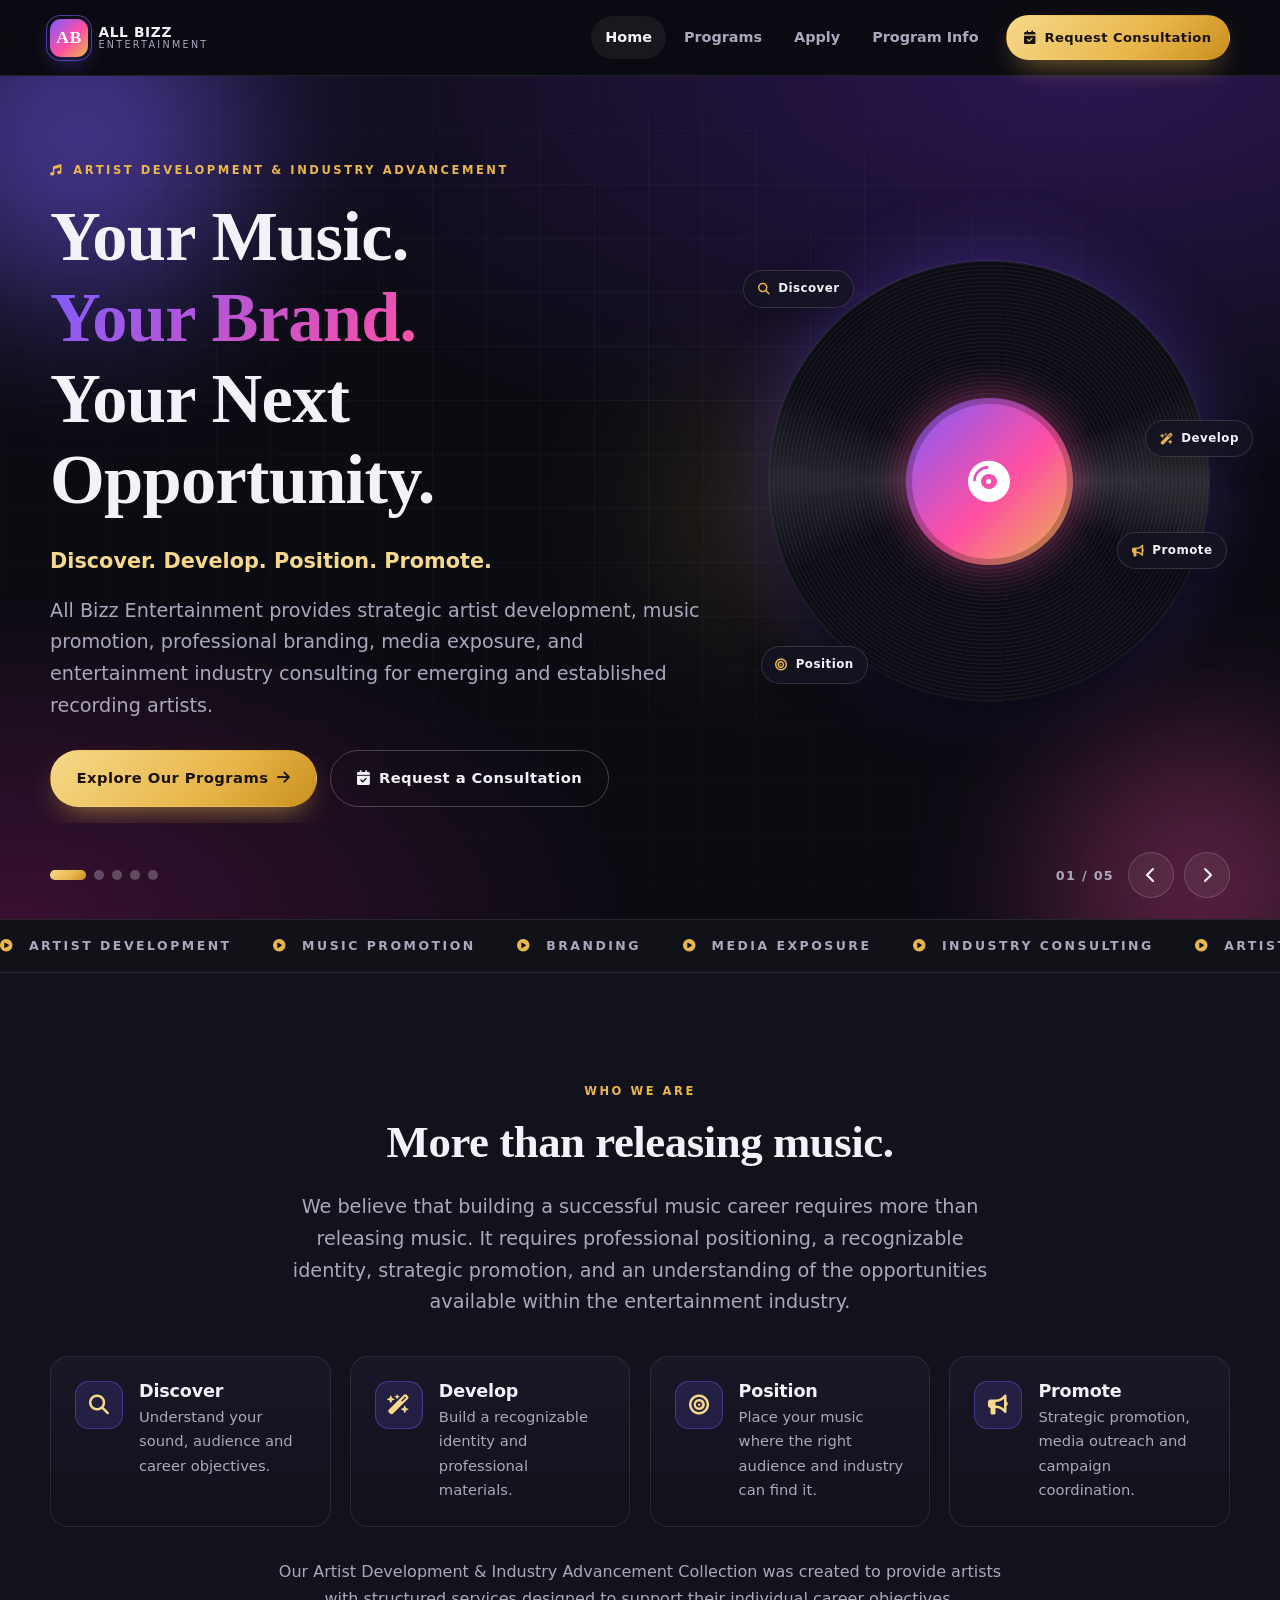
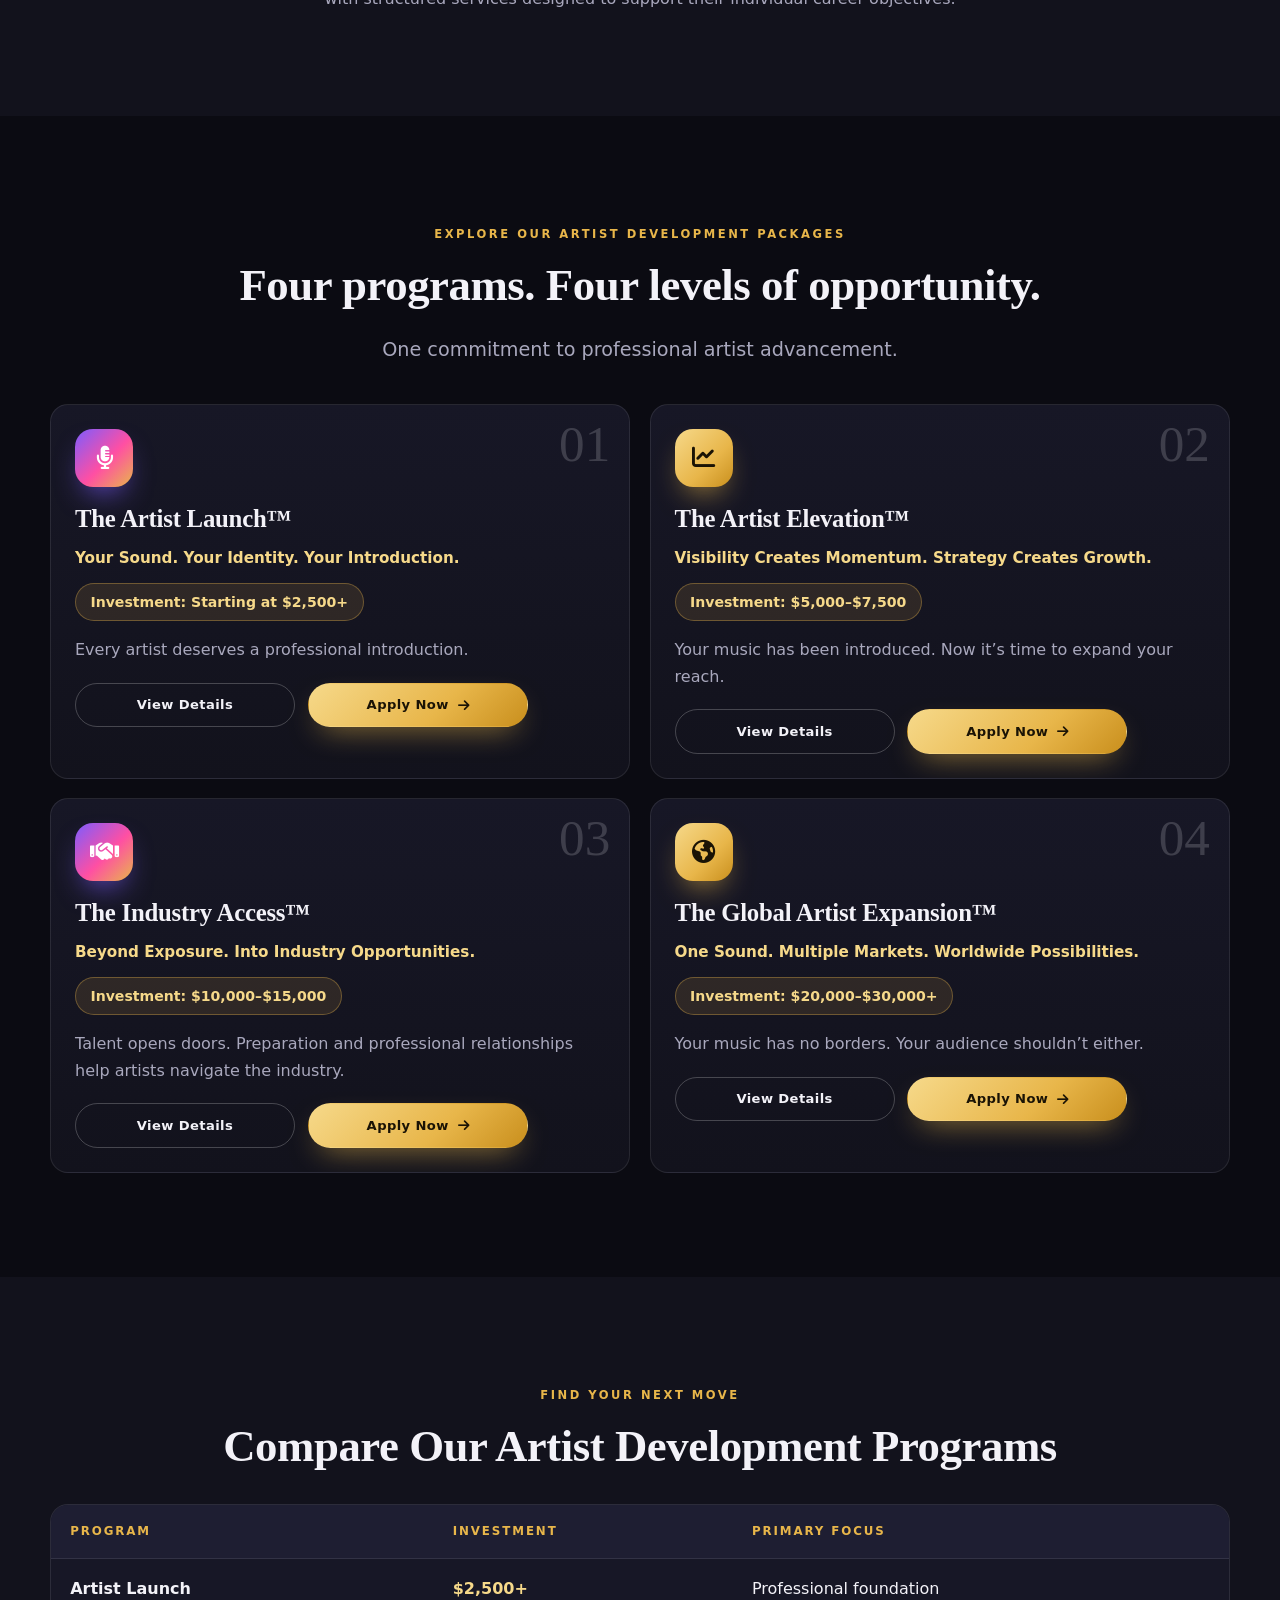
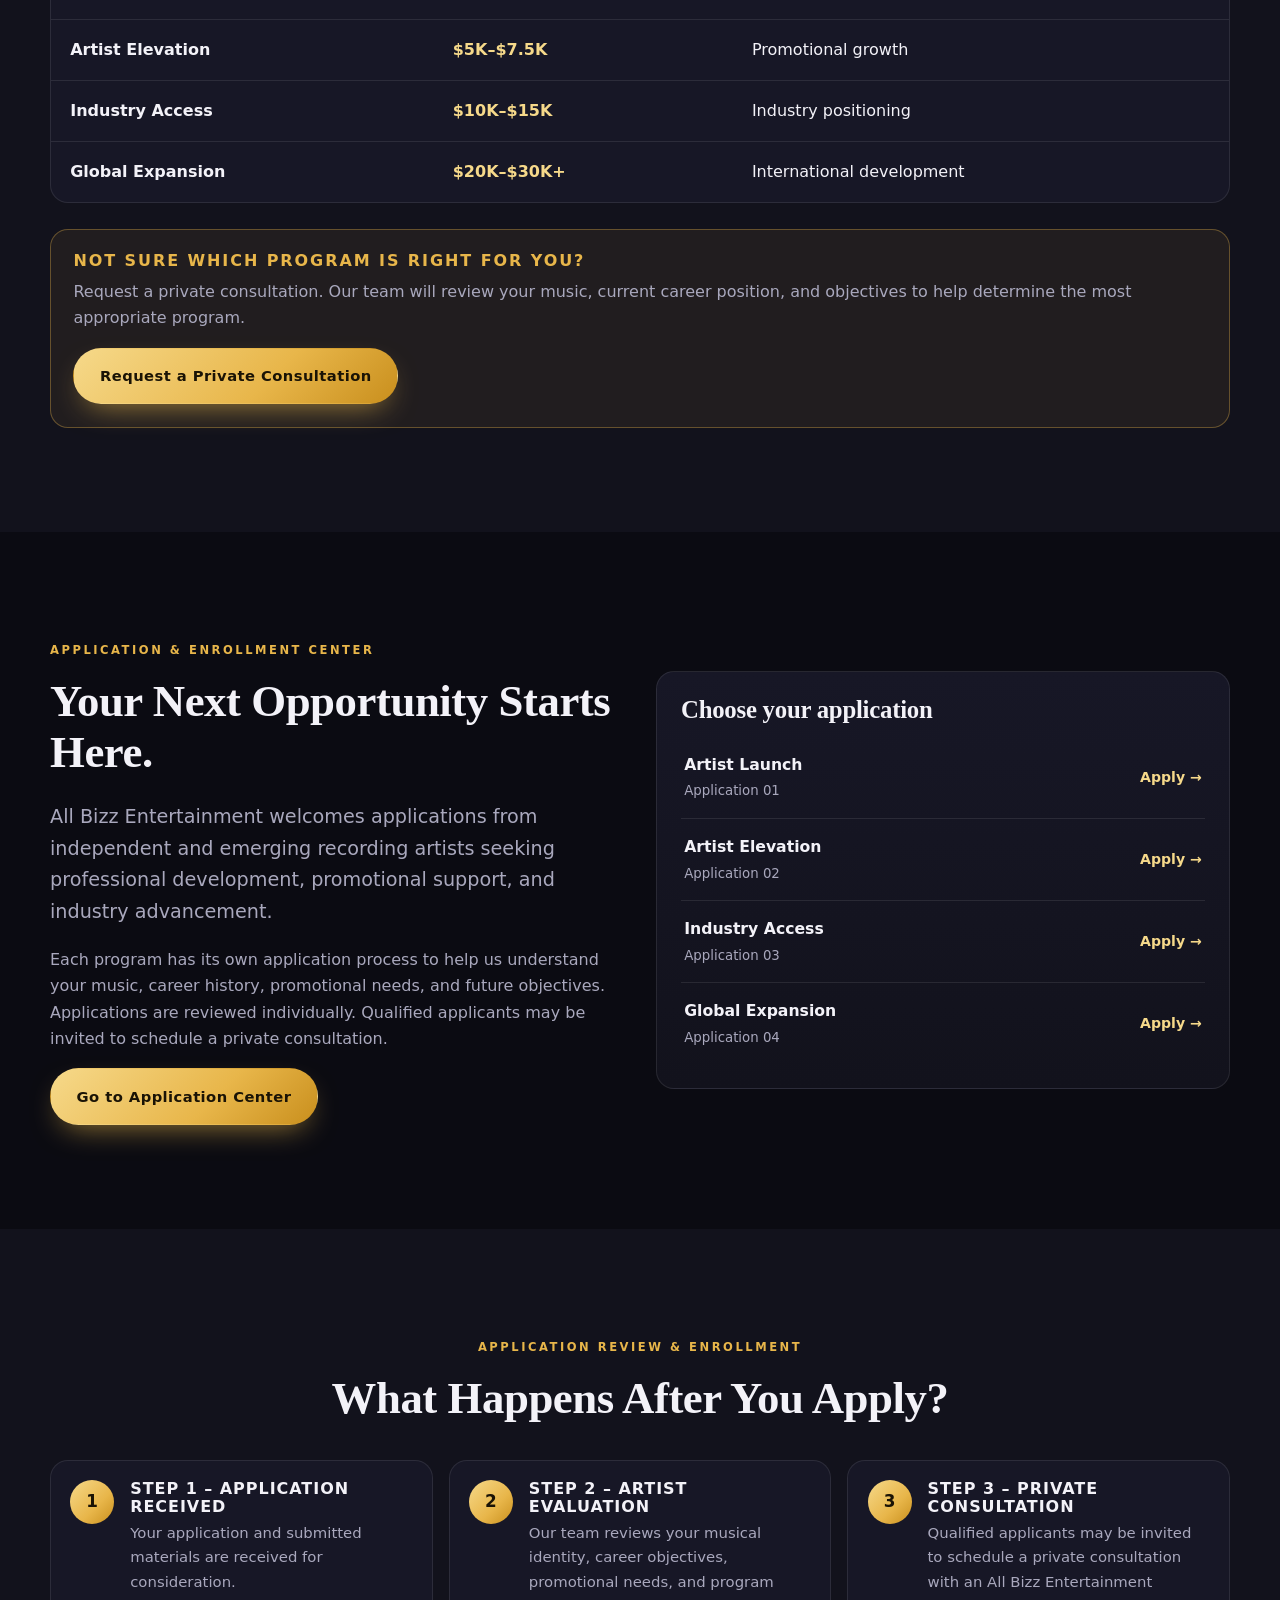
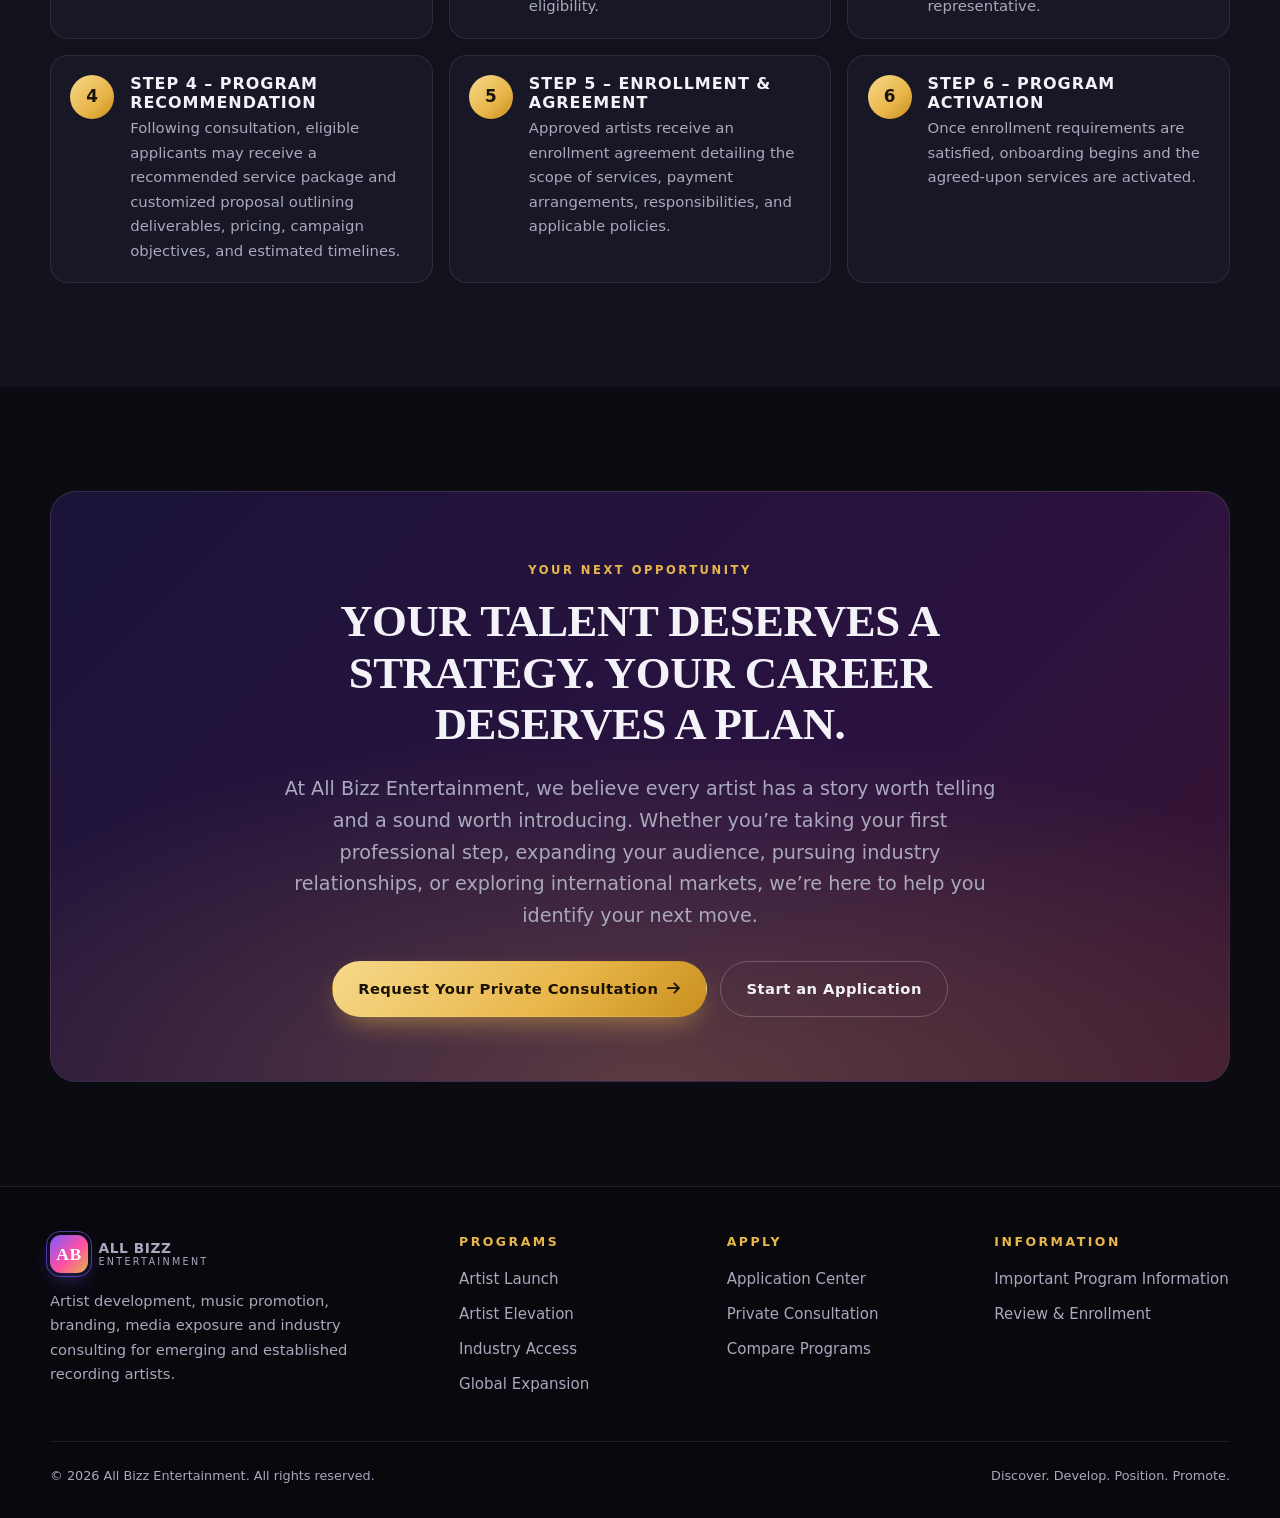
<file: index.html>
<!DOCTYPE html>
<html lang="en">
<head>
<meta charset="UTF-8">
<meta name="viewport" content="width=device-width, initial-scale=1, viewport-fit=cover">
<title>Artist Development &amp; Industry Advancement | All Bizz Entertainment</title>
<meta name="description" content="Strategic artist development, music promotion, branding, media exposure and industry consulting for emerging and established recording artists.">
<meta name="theme-color" content="#0b0b12">
<link rel="icon" href="data:image/svg+xml,%3Csvg xmlns='http://www.w3.org/2000/svg' viewBox='0 0 64 64'%3E%3Crect width='64' height='64' rx='16' fill='%237c5cff'/%3E%3Ctext x='32' y='43' font-size='30' font-family='Georgia' font-weight='700' fill='white' text-anchor='middle'%3EAB%3C/text%3E%3C/svg%3E">
<link rel="stylesheet" href="https://cdnjs.cloudflare.com/ajax/libs/font-awesome/6.5.2/css/all.min.css" crossorigin="anonymous" referrerpolicy="no-referrer">
<link rel="stylesheet" href="assets/css/style.css">
</head>
<body>
<a class="skip-link" href="#main">Skip to content</a>
<div class="scroll-progress" aria-hidden="true"></div>
<header class="site-header">
  <div class="container header-inner">
    <a class="brand" href="index.html" aria-label="All Bizz Entertainment home">
      <span class="brand-mark">AB</span>
      <span class="brand-text">All Bizz<small>Entertainment</small></span>
    </a>
    <button class="nav-toggle" type="button" aria-expanded="false" aria-controls="main-nav" aria-label="Open menu"><span></span></button>
    <nav class="main-nav" id="main-nav" aria-label="Main">
      <a class="nav-link active" href="index.html" aria-current="page">Home</a><a class="nav-link" href="programs.html">Programs</a><a class="nav-link" href="applications/index.html">Apply</a><a class="nav-link" href="terms-and-disclaimer.html">Program Info</a>
      <a class="btn btn-primary btn-sm" href="consultation.html"><i class="fa-solid fa-calendar-check"></i> Request Consultation</a>
    </nav>
  </div>
</header>
<main id="main">

<section class="hero-carousel" data-carousel data-interval="7000" aria-roledescription="carousel" aria-label="Featured programs">
  <div class="hc-bg" aria-hidden="true"><span class="blob b1"></span><span class="blob b2"></span><span class="blob b3"></span><div class="hc-lines"></div></div>
  <div class="hc-viewport"><div class="hc-track"><div class="hc-slide is-active" role="group" aria-roledescription="slide" aria-label="1 of 5">
  <div class="container hc-grid">
    <div class="hc-text">
      <span class="eyebrow"><i class="fa-solid fa-music"></i>Artist Development &amp; Industry Advancement</span>
      <h1 class="hc-title">Your Music.<br><span class="grad-text">Your Brand.</span><br>Your Next Opportunity.</h1>
      <p class="hc-sub">Discover. Develop. Position. Promote.</p>
      <p class="lead">All Bizz Entertainment provides strategic artist development, music promotion, professional branding, media exposure, and entertainment industry consulting for emerging and established recording artists.</p>
      <div class="btn-row"><a class="btn btn-primary" href="programs.html">Explore Our Programs <i class="fa-solid fa-arrow-right"></i></a><a class="btn btn-ghost" href="consultation.html"><i class="fa-solid fa-calendar-check"></i> Request a Consultation</a></div>
    </div>
    <div class="hc-visual" aria-hidden="true"><div class="vinyl"></div><div class="vinyl-label"><i class="fa-solid fa-compact-disc"></i></div><span class="chip c1"><i class="fa-solid fa-magnifying-glass"></i>Discover</span><span class="chip c2"><i class="fa-solid fa-wand-magic-sparkles"></i>Develop</span><span class="chip c3"><i class="fa-solid fa-bullseye"></i>Position</span><span class="chip c4"><i class="fa-solid fa-bullhorn"></i>Promote</span></div>
  </div>
</div><div class="hc-slide" role="group" aria-roledescription="slide" aria-label="2 of 5" aria-hidden="true">
  <div class="container hc-grid">
    <div class="hc-text">
      <span class="eyebrow"><i class="fa-solid fa-microphone-lines"></i>Program 01</span>
      <h2 class="hc-title sm">The Artist Launch™</h2>
      <p class="hc-sub">Your Sound. Your Identity. Your Introduction.</p>
      <p class="lead">Every artist deserves a professional introduction.</p>
      <span class="price-tag">Investment: Starting at $2,500+</span>
      <div class="btn-row"><a class="btn btn-primary" href="applications/apply-artist-launch.html" tabindex="-1">Apply For The Artist Launch <i class="fa-solid fa-arrow-right"></i></a><a class="btn btn-ghost" href="programs/artist-launch.html" tabindex="-1">View Program</a></div>
    </div>
    <div class="hc-visual" aria-hidden="true"><div class="vinyl"></div><div class="vinyl-label"><i class="fa-solid fa-microphone-lines"></i></div><span class="chip c1"><i class="fa-solid fa-newspaper"></i>Press Release</span><span class="chip c2"><i class="fa-solid fa-id-card"></i>Artist Biography</span><span class="chip c3"><i class="fa-solid fa-podcast"></i>Radio or Podcast</span><span class="chip c4"><i class="fa-solid fa-address-book"></i>A&amp;R Directory</span></div>
  </div>
</div><div class="hc-slide" role="group" aria-roledescription="slide" aria-label="3 of 5" aria-hidden="true">
  <div class="container hc-grid">
    <div class="hc-text">
      <span class="eyebrow"><i class="fa-solid fa-chart-line"></i>Program 02</span>
      <h2 class="hc-title sm">The Artist Elevation™</h2>
      <p class="hc-sub">Visibility Creates Momentum. Strategy Creates Growth.</p>
      <p class="lead">Your music has been introduced. Now it’s time to expand your reach.</p>
      <span class="price-tag">Investment: $5,000–$7,500</span>
      <div class="btn-row"><a class="btn btn-primary" href="applications/apply-artist-elevation.html" tabindex="-1">Apply For The Artist Elevation <i class="fa-solid fa-arrow-right"></i></a><a class="btn btn-ghost" href="programs/artist-elevation.html" tabindex="-1">View Program</a></div>
    </div>
    <div class="hc-visual" aria-hidden="true"><div class="vinyl"></div><div class="vinyl-label"><i class="fa-solid fa-chart-line"></i></div><span class="chip c1"><i class="fa-solid fa-tower-broadcast"></i>Radio Servicing</span><span class="chip c2"><i class="fa-solid fa-podcast"></i>Podcast Outreach</span><span class="chip c3"><i class="fa-solid fa-chart-simple"></i>Campaign Management</span><span class="chip c4"><i class="fa-solid fa-bullhorn"></i>Release Promotion</span></div>
  </div>
</div><div class="hc-slide" role="group" aria-roledescription="slide" aria-label="4 of 5" aria-hidden="true">
  <div class="container hc-grid">
    <div class="hc-text">
      <span class="eyebrow"><i class="fa-solid fa-handshake"></i>Program 03</span>
      <h2 class="hc-title sm">The Industry Access™</h2>
      <p class="hc-sub">Beyond Exposure. Into Industry Opportunities.</p>
      <p class="lead">Talent opens doors. Preparation and professional relationships help artists navigate the industry.</p>
      <span class="price-tag">Investment: $10,000–$15,000</span>
      <div class="btn-row"><a class="btn btn-primary" href="applications/apply-industry-access.html" tabindex="-1">Apply For Industry Access <i class="fa-solid fa-arrow-right"></i></a><a class="btn btn-ghost" href="programs/industry-access.html" tabindex="-1">View Program</a></div>
    </div>
    <div class="hc-visual" aria-hidden="true"><div class="vinyl"></div><div class="vinyl-label"><i class="fa-solid fa-handshake"></i></div><span class="chip c1"><i class="fa-solid fa-people-arrows"></i>A&amp;R Resources</span><span class="chip c2"><i class="fa-solid fa-file-contract"></i>Sync Licensing</span><span class="chip c3"><i class="fa-solid fa-route"></i>Career Roadmap</span><span class="chip c4"><i class="fa-solid fa-briefcase"></i>Music Business</span></div>
  </div>
</div><div class="hc-slide" role="group" aria-roledescription="slide" aria-label="5 of 5" aria-hidden="true">
  <div class="container hc-grid">
    <div class="hc-text">
      <span class="eyebrow"><i class="fa-solid fa-earth-americas"></i>Program 04</span>
      <h2 class="hc-title sm">The Global Artist Expansion™</h2>
      <p class="hc-sub">One Sound. Multiple Markets. Worldwide Possibilities.</p>
      <p class="lead">Your music has no borders. Your audience shouldn’t either.</p>
      <span class="price-tag">Investment: $20,000–$30,000+</span>
      <div class="btn-row"><a class="btn btn-primary" href="applications/apply-global-expansion.html" tabindex="-1">Apply For Global Artist Expansion <i class="fa-solid fa-arrow-right"></i></a><a class="btn btn-ghost" href="programs/global-expansion.html" tabindex="-1">View Program</a></div>
    </div>
    <div class="hc-visual" aria-hidden="true"><div class="vinyl"></div><div class="vinyl-label"><i class="fa-solid fa-earth-americas"></i></div><span class="chip c1"><i class="fa-solid fa-globe"></i>Global Media Outreach</span><span class="chip c2"><i class="fa-solid fa-radio"></i>Regional Radio</span><span class="chip c3"><i class="fa-solid fa-handshake-angle"></i>Collaborations</span><span class="chip c4"><i class="fa-solid fa-map-location-dot"></i>Expansion Roadmap</span></div>
  </div>
</div></div></div>
  <div class="hc-controls"><div class="container">
    <div class="hc-dots" role="tablist" aria-label="Choose slide"><button type="button" class="hc-dot active" role="tab" aria-label="Go to slide 1" aria-selected="true"></button><button type="button" class="hc-dot" role="tab" aria-label="Go to slide 2" aria-selected="false"></button><button type="button" class="hc-dot" role="tab" aria-label="Go to slide 3" aria-selected="false"></button><button type="button" class="hc-dot" role="tab" aria-label="Go to slide 4" aria-selected="false"></button><button type="button" class="hc-dot" role="tab" aria-label="Go to slide 5" aria-selected="false"></button></div>
    <div class="hc-arrows"><span class="hc-count" aria-hidden="true">01 / 05</span>
      <button type="button" class="hc-arrow" data-prev aria-label="Previous slide"><i class="fa-solid fa-chevron-left"></i></button>
      <button type="button" class="hc-arrow" data-next aria-label="Next slide"><i class="fa-solid fa-chevron-right"></i></button></div>
  </div></div>
</section>
<div class="marquee" aria-hidden="true"><div class="marquee-track"><span><i class="fa-solid fa-circle-play"></i>Artist Development</span><span><i class="fa-solid fa-circle-play"></i>Music Promotion</span><span><i class="fa-solid fa-circle-play"></i>Branding</span><span><i class="fa-solid fa-circle-play"></i>Media Exposure</span><span><i class="fa-solid fa-circle-play"></i>Industry Consulting</span><span><i class="fa-solid fa-circle-play"></i>Artist Development</span><span><i class="fa-solid fa-circle-play"></i>Music Promotion</span><span><i class="fa-solid fa-circle-play"></i>Branding</span><span><i class="fa-solid fa-circle-play"></i>Media Exposure</span><span><i class="fa-solid fa-circle-play"></i>Industry Consulting</span><span><i class="fa-solid fa-circle-play"></i>Artist Development</span><span><i class="fa-solid fa-circle-play"></i>Music Promotion</span><span><i class="fa-solid fa-circle-play"></i>Branding</span><span><i class="fa-solid fa-circle-play"></i>Media Exposure</span><span><i class="fa-solid fa-circle-play"></i>Industry Consulting</span><span><i class="fa-solid fa-circle-play"></i>Artist Development</span><span><i class="fa-solid fa-circle-play"></i>Music Promotion</span><span><i class="fa-solid fa-circle-play"></i>Branding</span><span><i class="fa-solid fa-circle-play"></i>Media Exposure</span><span><i class="fa-solid fa-circle-play"></i>Industry Consulting</span></div></div>

<section class="section alt"><div class="container">
  <div class="center reveal">
    <span class="eyebrow">Who We Are</span>
    <h2>More than releasing music.</h2>
    <p class="lead">We believe that building a successful music career requires more than releasing music. It requires professional positioning, a recognizable identity, strategic promotion, and an understanding of the opportunities available within the entertainment industry.</p>
  </div>
  <div class="grid cols-4" style="margin-top:2.4rem">
    <div class="card feature reveal"><div class="ico"><i class="fa-solid fa-magnifying-glass"></i></div><div><h3>Discover</h3><p>Understand your sound, audience and career objectives.</p></div></div>
    <div class="card feature reveal"><div class="ico"><i class="fa-solid fa-wand-magic-sparkles"></i></div><div><h3>Develop</h3><p>Build a recognizable identity and professional materials.</p></div></div>
    <div class="card feature reveal"><div class="ico"><i class="fa-solid fa-bullseye"></i></div><div><h3>Position</h3><p>Place your music where the right audience and industry can find it.</p></div></div>
    <div class="card feature reveal"><div class="ico"><i class="fa-solid fa-bullhorn"></i></div><div><h3>Promote</h3><p>Strategic promotion, media outreach and campaign coordination.</p></div></div>
  </div>
  <p class="center reveal" style="margin:2rem auto 0;max-width:760px">Our Artist Development &amp; Industry Advancement Collection was created to provide artists with structured services designed to support their individual career objectives.</p>
</div></section>

<section class="section" id="programs"><div class="container">
  <div class="center reveal">
    <span class="eyebrow">Explore Our Artist Development Packages</span>
    <h2>Four programs. Four levels of opportunity.</h2>
    <p class="lead">One commitment to professional artist advancement.</p>
  </div>
  <div class="grid cols-2" style="margin-top:2.4rem"><article class="card program-card reveal">
  <span class="num">01</span>
  <div class="icon-badge"><i class="fa-solid fa-microphone-lines"></i></div>
  <h3>The Artist Launch™</h3>
  <p class="sub">Your Sound. Your Identity. Your Introduction.</p>
  <span class="price-tag">Investment: Starting at $2,500+</span>
  <p>Every artist deserves a professional introduction.</p>
  <div class="btn-row" style="margin-top:1.2rem">
    <a class="btn btn-ghost btn-sm" href="programs/artist-launch.html">View Details</a>
    <a class="btn btn-primary btn-sm" href="applications/apply-artist-launch.html">Apply Now <i class="fa-solid fa-arrow-right"></i></a>
  </div>
</article><article class="card program-card reveal">
  <span class="num">02</span>
  <div class="icon-badge gold"><i class="fa-solid fa-chart-line"></i></div>
  <h3>The Artist Elevation™</h3>
  <p class="sub">Visibility Creates Momentum. Strategy Creates Growth.</p>
  <span class="price-tag">Investment: $5,000–$7,500</span>
  <p>Your music has been introduced. Now it’s time to expand your reach.</p>
  <div class="btn-row" style="margin-top:1.2rem">
    <a class="btn btn-ghost btn-sm" href="programs/artist-elevation.html">View Details</a>
    <a class="btn btn-primary btn-sm" href="applications/apply-artist-elevation.html">Apply Now <i class="fa-solid fa-arrow-right"></i></a>
  </div>
</article><article class="card program-card reveal">
  <span class="num">03</span>
  <div class="icon-badge"><i class="fa-solid fa-handshake"></i></div>
  <h3>The Industry Access™</h3>
  <p class="sub">Beyond Exposure. Into Industry Opportunities.</p>
  <span class="price-tag">Investment: $10,000–$15,000</span>
  <p>Talent opens doors. Preparation and professional relationships help artists navigate the industry.</p>
  <div class="btn-row" style="margin-top:1.2rem">
    <a class="btn btn-ghost btn-sm" href="programs/industry-access.html">View Details</a>
    <a class="btn btn-primary btn-sm" href="applications/apply-industry-access.html">Apply Now <i class="fa-solid fa-arrow-right"></i></a>
  </div>
</article><article class="card program-card reveal">
  <span class="num">04</span>
  <div class="icon-badge gold"><i class="fa-solid fa-earth-americas"></i></div>
  <h3>The Global Artist Expansion™</h3>
  <p class="sub">One Sound. Multiple Markets. Worldwide Possibilities.</p>
  <span class="price-tag">Investment: $20,000–$30,000+</span>
  <p>Your music has no borders. Your audience shouldn’t either.</p>
  <div class="btn-row" style="margin-top:1.2rem">
    <a class="btn btn-ghost btn-sm" href="programs/global-expansion.html">View Details</a>
    <a class="btn btn-primary btn-sm" href="applications/apply-global-expansion.html">Apply Now <i class="fa-solid fa-arrow-right"></i></a>
  </div>
</article></div>
</div></section>

<section class="section alt" id="compare"><div class="container">
  <div class="center reveal"><span class="eyebrow">Find Your Next Move</span><h2>Compare Our Artist Development Programs</h2></div>
  <div class="reveal" style="margin-top:2rem"><div class="table-wrap stack"><table class="compare"><thead><tr><th>Program</th><th>Investment</th><th>Primary focus</th></tr></thead><tbody><tr><td data-label="Program"><a href="programs/artist-launch.html">Artist Launch</a></td><td class="price" data-label="Investment">$2,500+</td><td data-label="Primary focus">Professional foundation</td></tr><tr><td data-label="Program"><a href="programs/artist-elevation.html">Artist Elevation</a></td><td class="price" data-label="Investment">$5K–$7.5K</td><td data-label="Primary focus">Promotional growth</td></tr><tr><td data-label="Program"><a href="programs/industry-access.html">Industry Access</a></td><td class="price" data-label="Investment">$10K–$15K</td><td data-label="Primary focus">Industry positioning</td></tr><tr><td data-label="Program"><a href="programs/global-expansion.html">Global Expansion</a></td><td class="price" data-label="Investment">$20K–$30K+</td><td data-label="Primary focus">International development</td></tr></tbody></table></div></div>
  <div class="callout reveal" style="margin-top:1.6rem">
    <h3>Not sure which program is right for you?</h3>
    <p>Request a private consultation. Our team will review your music, current career position, and objectives to help determine the most appropriate program.</p>
    <a class="btn btn-primary" href="consultation.html">Request a Private Consultation</a>
  </div>
</div></section>

<section class="section"><div class="container">
  <div class="two-col even" style="align-items:center">
    <div class="reveal">
      <span class="eyebrow">Application &amp; Enrollment Center</span>
      <h2>Your Next Opportunity Starts Here.</h2>
      <p class="lead">All Bizz Entertainment welcomes applications from independent and emerging recording artists seeking professional development, promotional support, and industry advancement.</p>
      <p>Each program has its own application process to help us understand your music, career history, promotional needs, and future objectives. Applications are reviewed individually. Qualified applicants may be invited to schedule a private consultation.</p>
      <a class="btn btn-primary" href="applications/index.html">Go to Application Center</a>
    </div>
    <div class="card reveal"><h3>Choose your application</h3><ul class="mini-list"><li><a href="applications/apply-artist-launch.html"><span><b>Artist Launch</b><small>Application 01</small></span><span class="pr">Apply →</span></a></li><li><a href="applications/apply-artist-elevation.html"><span><b>Artist Elevation</b><small>Application 02</small></span><span class="pr">Apply →</span></a></li><li><a href="applications/apply-industry-access.html"><span><b>Industry Access</b><small>Application 03</small></span><span class="pr">Apply →</span></a></li><li><a href="applications/apply-global-expansion.html"><span><b>Global Expansion</b><small>Application 04</small></span><span class="pr">Apply →</span></a></li></ul></div>
  </div>
</div></section>

<section class="section alt" id="process"><div class="container">
  <div class="center reveal"><span class="eyebrow">Application Review &amp; Enrollment</span><h2>What Happens After You Apply?</h2></div>
  <div style="margin-top:2.2rem"><div class="steps three"><div class="step reveal"><div class="n">1</div><div><h3>Step 1 – Application Received</h3><p>Your application and submitted materials are received for consideration.</p></div></div><div class="step reveal"><div class="n">2</div><div><h3>Step 2 – Artist Evaluation</h3><p>Our team reviews your musical identity, career objectives, promotional needs, and program eligibility.</p></div></div><div class="step reveal"><div class="n">3</div><div><h3>Step 3 – Private Consultation</h3><p>Qualified applicants may be invited to schedule a private consultation with an All Bizz Entertainment representative.</p></div></div><div class="step reveal"><div class="n">4</div><div><h3>Step 4 – Program Recommendation</h3><p>Following consultation, eligible applicants may receive a recommended service package and customized proposal outlining deliverables, pricing, campaign objectives, and estimated timelines.</p></div></div><div class="step reveal"><div class="n">5</div><div><h3>Step 5 – Enrollment &amp; Agreement</h3><p>Approved artists receive an enrollment agreement detailing the scope of services, payment arrangements, responsibilities, and applicable policies.</p></div></div><div class="step reveal"><div class="n">6</div><div><h3>Step 6 – Program Activation</h3><p>Once enrollment requirements are satisfied, onboarding begins and the agreed-upon services are activated.</p></div></div></div></div>
</div></section>

<section class="section"><div class="container"><div class="cta-band reveal">
  <span class="eyebrow">Your Next Opportunity</span>
  <h2>YOUR TALENT DESERVES A STRATEGY. YOUR CAREER DESERVES A PLAN.</h2>
  <p class="lead" style="margin-inline:auto">At All Bizz Entertainment, we believe every artist has a story worth telling and a sound worth introducing. Whether you’re taking your first professional step, expanding your audience, pursuing industry relationships, or exploring international markets, we’re here to help you identify your next move.</p>
  <div class="btn-row">
    <a class="btn btn-primary" href="consultation.html">Request Your Private Consultation <i class="fa-solid fa-arrow-right"></i></a>
    <a class="btn btn-ghost" href="applications/index.html">Start an Application</a>
  </div>
  
</div></div></section>

</main>
<footer class="site-footer">
  <div class="container">
    <div class="footer-grid">
      <div>
        <a class="brand" href="index.html"><span class="brand-mark">AB</span><span class="brand-text">All Bizz<small>Entertainment</small></span></a>
        <p style="margin-top:1rem;max-width:34ch;font-size:.92rem">Artist development, music promotion, branding, media exposure and industry consulting for emerging and established recording artists.</p>
      </div>
      <div><h4>Programs</h4><ul><li><a href="programs/artist-launch.html">Artist Launch</a></li><li><a href="programs/artist-elevation.html">Artist Elevation</a></li><li><a href="programs/industry-access.html">Industry Access</a></li><li><a href="programs/global-expansion.html">Global Expansion</a></li></ul></div>
      <div><h4>Apply</h4><ul>
        <li><a href="applications/index.html">Application Center</a></li>
        <li><a href="consultation.html">Private Consultation</a></li>
        <li><a href="programs.html">Compare Programs</a></li>
      </ul></div>
      <div><h4>Information</h4><ul>
        <li><a href="terms-and-disclaimer.html">Important Program Information</a></li>
        <li><a href="index.html#process">Review &amp; Enrollment</a></li>
      </ul></div>
    </div>
    <div class="footer-bottom">
      <span>© <span id="year">2026</span> All Bizz Entertainment. All rights reserved.</span>
      <span>Discover. Develop. Position. Promote.</span>
    </div>
  </div>
</footer>

<script src="assets/js/main.js"></script>
</body>
</html>
</file>
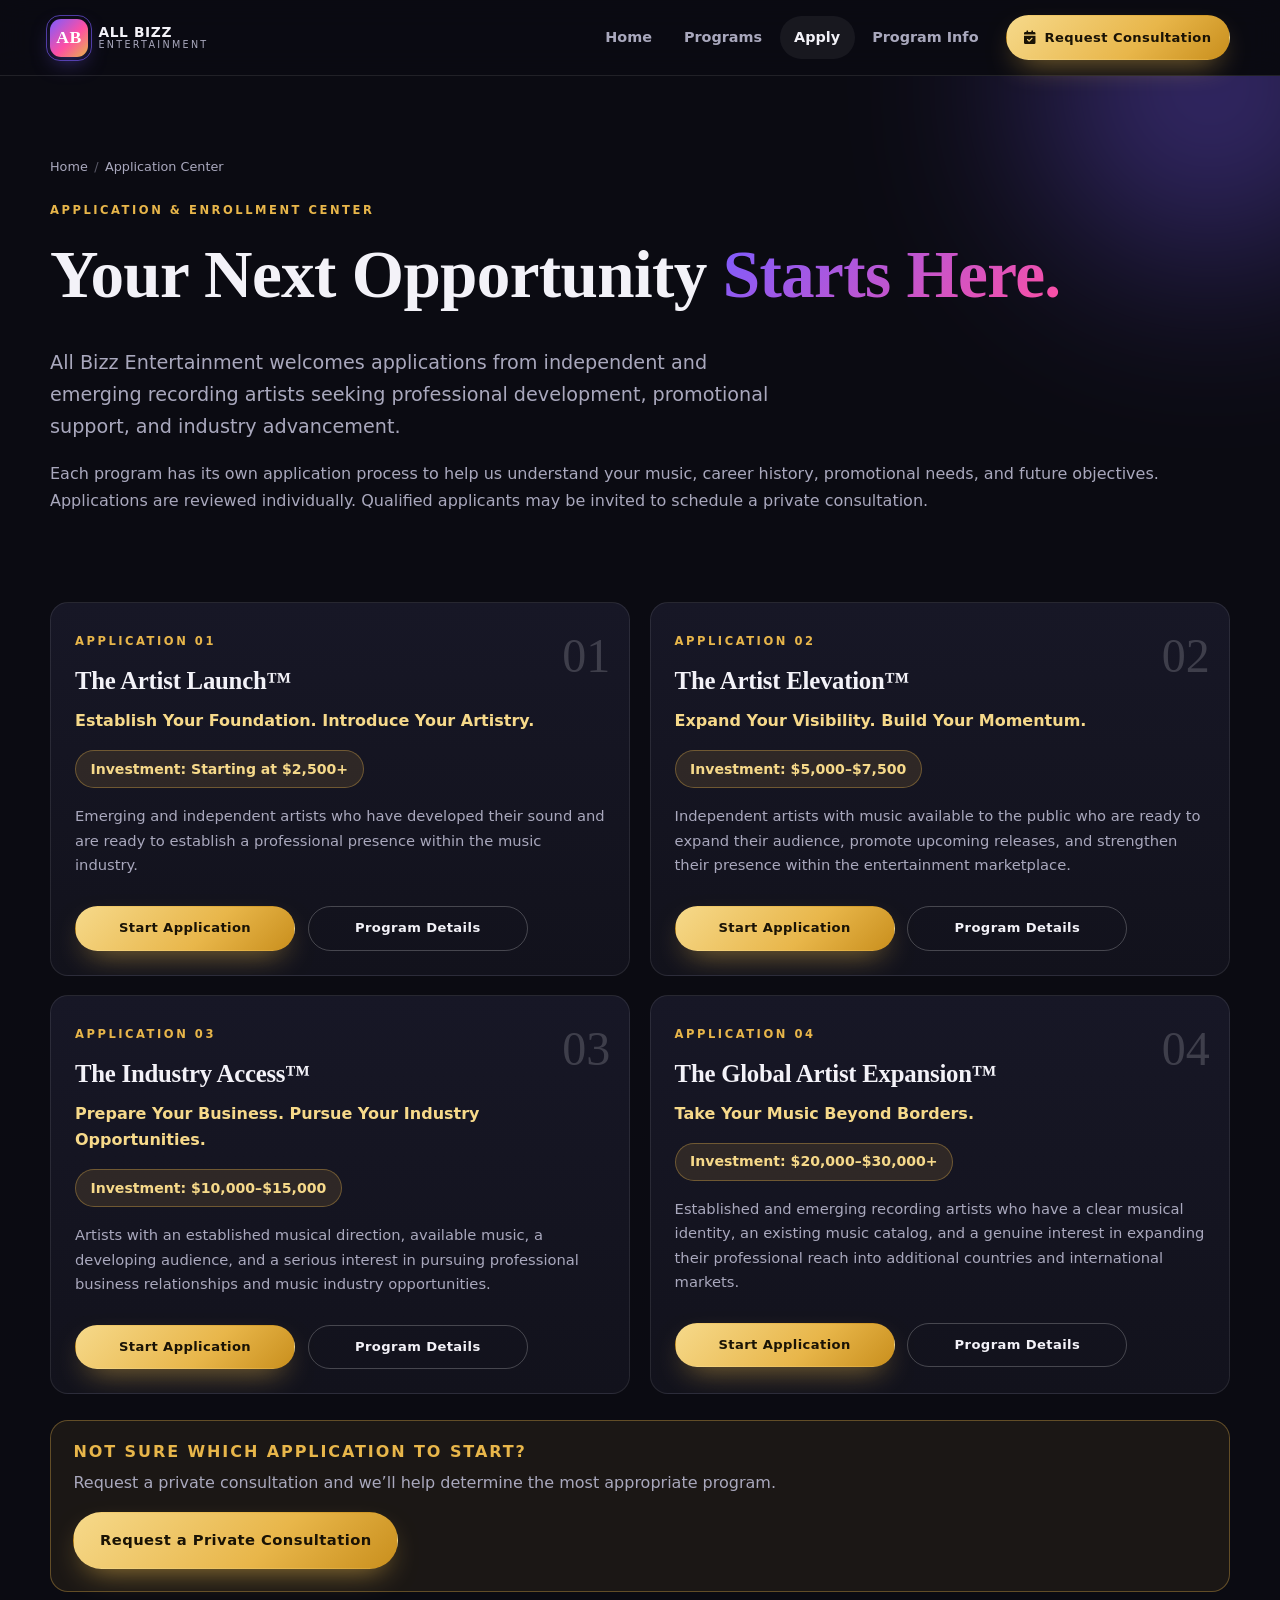
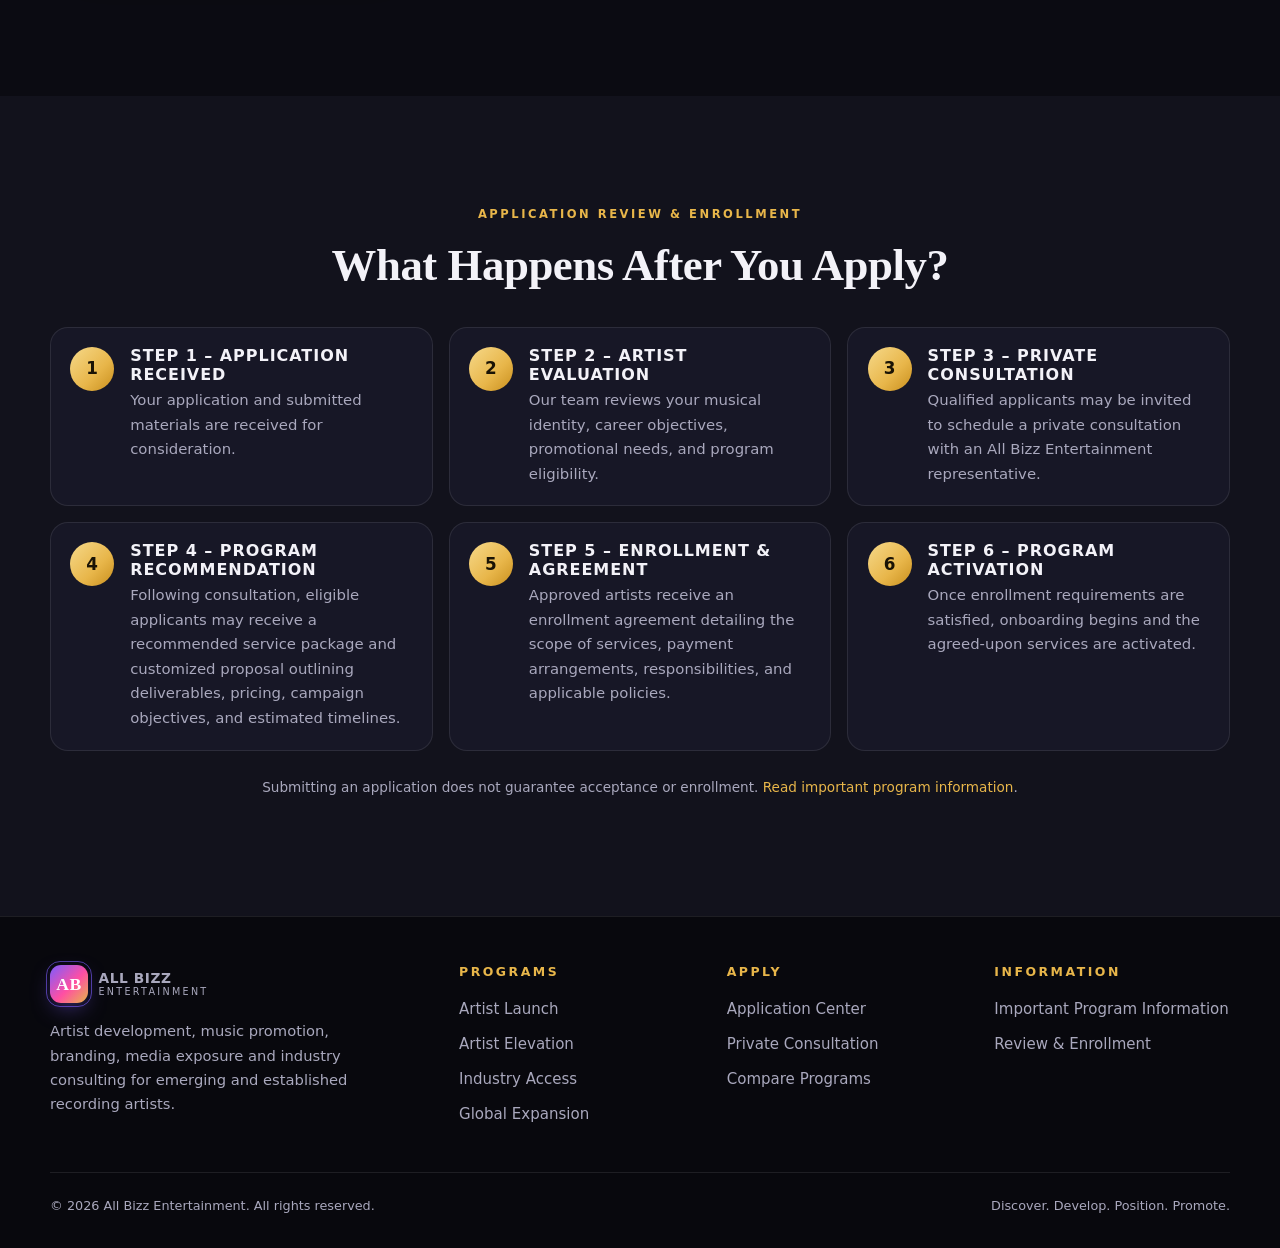
<file: applications/index.html>
<!DOCTYPE html>
<html lang="en">
<head>
<meta charset="UTF-8">
<meta name="viewport" content="width=device-width, initial-scale=1, viewport-fit=cover">
<title>Application &amp; Enrollment Center | All Bizz Entertainment</title>
<meta name="description" content="Apply to The Artist Launch, Artist Elevation, Industry Access or Global Artist Expansion.">
<meta name="theme-color" content="#0b0b12">
<link rel="icon" href="data:image/svg+xml,%3Csvg xmlns='http://www.w3.org/2000/svg' viewBox='0 0 64 64'%3E%3Crect width='64' height='64' rx='16' fill='%237c5cff'/%3E%3Ctext x='32' y='43' font-size='30' font-family='Georgia' font-weight='700' fill='white' text-anchor='middle'%3EAB%3C/text%3E%3C/svg%3E">
<link rel="stylesheet" href="https://cdnjs.cloudflare.com/ajax/libs/font-awesome/6.5.2/css/all.min.css" crossorigin="anonymous" referrerpolicy="no-referrer">
<link rel="stylesheet" href="../assets/css/style.css">
</head>
<body>
<a class="skip-link" href="#main">Skip to content</a>
<div class="scroll-progress" aria-hidden="true"></div>
<header class="site-header">
  <div class="container header-inner">
    <a class="brand" href="../index.html" aria-label="All Bizz Entertainment home">
      <span class="brand-mark">AB</span>
      <span class="brand-text">All Bizz<small>Entertainment</small></span>
    </a>
    <button class="nav-toggle" type="button" aria-expanded="false" aria-controls="main-nav" aria-label="Open menu"><span></span></button>
    <nav class="main-nav" id="main-nav" aria-label="Main">
      <a class="nav-link" href="../index.html">Home</a><a class="nav-link" href="../programs.html">Programs</a><a class="nav-link active" href="../applications/index.html" aria-current="page">Apply</a><a class="nav-link" href="../terms-and-disclaimer.html">Program Info</a>
      <a class="btn btn-primary btn-sm" href="../consultation.html"><i class="fa-solid fa-calendar-check"></i> Request Consultation</a>
    </nav>
  </div>
</header>
<main id="main">

<section class="page-hero"><div class="container">
  <nav class="breadcrumbs" aria-label="Breadcrumb"><a href="../index.html">Home</a><span class="sep">/</span><span>Application Center</span></nav>
  <span class="eyebrow">Application &amp; Enrollment Center</span>
  <h1>Your Next Opportunity <span class="grad-text">Starts Here.</span></h1>
  <p class="lead">All Bizz Entertainment welcomes applications from independent and emerging recording artists seeking professional development, promotional support, and industry advancement.</p>
  <p>Each program has its own application process to help us understand your music, career history, promotional needs, and future objectives. Applications are reviewed individually. Qualified applicants may be invited to schedule a private consultation.</p>
</div></section>
<section class="section" style="padding-top:1rem"><div class="container"><div class="grid cols-2"><article class="card reveal"><span class="num" style="position:absolute;top:.8rem;right:1.2rem;font-family:var(--font-display);font-size:3rem;opacity:.18">01</span>
  <span class="eyebrow">Application 01</span><h3>The Artist Launch™</h3><p style="color:var(--gold-2);font-weight:600">Establish Your Foundation. Introduce Your Artistry.</p>
  <span class="price-tag">Investment: Starting at $2,500+</span>
  <p style="font-size:.92rem">Emerging and independent artists who have developed their sound and are ready to establish a professional presence within the music industry.</p>
  <div class="btn-row"><a class="btn btn-primary btn-sm" href="apply-artist-launch.html">Start Application</a><a class="btn btn-ghost btn-sm" href="../programs/artist-launch.html">Program Details</a></div></article><article class="card reveal"><span class="num" style="position:absolute;top:.8rem;right:1.2rem;font-family:var(--font-display);font-size:3rem;opacity:.18">02</span>
  <span class="eyebrow">Application 02</span><h3>The Artist Elevation™</h3><p style="color:var(--gold-2);font-weight:600">Expand Your Visibility. Build Your Momentum.</p>
  <span class="price-tag">Investment: $5,000–$7,500</span>
  <p style="font-size:.92rem">Independent artists with music available to the public who are ready to expand their audience, promote upcoming releases, and strengthen their presence within the entertainment marketplace.</p>
  <div class="btn-row"><a class="btn btn-primary btn-sm" href="apply-artist-elevation.html">Start Application</a><a class="btn btn-ghost btn-sm" href="../programs/artist-elevation.html">Program Details</a></div></article><article class="card reveal"><span class="num" style="position:absolute;top:.8rem;right:1.2rem;font-family:var(--font-display);font-size:3rem;opacity:.18">03</span>
  <span class="eyebrow">Application 03</span><h3>The Industry Access™</h3><p style="color:var(--gold-2);font-weight:600">Prepare Your Business. Pursue Your Industry Opportunities.</p>
  <span class="price-tag">Investment: $10,000–$15,000</span>
  <p style="font-size:.92rem">Artists with an established musical direction, available music, a developing audience, and a serious interest in pursuing professional business relationships and music industry opportunities.</p>
  <div class="btn-row"><a class="btn btn-primary btn-sm" href="apply-industry-access.html">Start Application</a><a class="btn btn-ghost btn-sm" href="../programs/industry-access.html">Program Details</a></div></article><article class="card reveal"><span class="num" style="position:absolute;top:.8rem;right:1.2rem;font-family:var(--font-display);font-size:3rem;opacity:.18">04</span>
  <span class="eyebrow">Application 04</span><h3>The Global Artist Expansion™</h3><p style="color:var(--gold-2);font-weight:600">Take Your Music Beyond Borders.</p>
  <span class="price-tag">Investment: $20,000–$30,000+</span>
  <p style="font-size:.92rem">Established and emerging recording artists who have a clear musical identity, an existing music catalog, and a genuine interest in expanding their professional reach into additional countries and international markets.</p>
  <div class="btn-row"><a class="btn btn-primary btn-sm" href="apply-global-expansion.html">Start Application</a><a class="btn btn-ghost btn-sm" href="../programs/global-expansion.html">Program Details</a></div></article></div>
  <div class="callout reveal" style="margin-top:1.6rem"><h3>Not sure which application to start?</h3><p>Request a private consultation and we’ll help determine the most appropriate program.</p><a class="btn btn-primary" href="../consultation.html">Request a Private Consultation</a></div>
</div></section>
<section class="section alt" id="process"><div class="container">
  <div class="center reveal"><span class="eyebrow">Application Review &amp; Enrollment</span><h2>What Happens After You Apply?</h2></div>
  <div style="margin-top:2.2rem"><div class="steps three"><div class="step reveal"><div class="n">1</div><div><h3>Step 1 – Application Received</h3><p>Your application and submitted materials are received for consideration.</p></div></div><div class="step reveal"><div class="n">2</div><div><h3>Step 2 – Artist Evaluation</h3><p>Our team reviews your musical identity, career objectives, promotional needs, and program eligibility.</p></div></div><div class="step reveal"><div class="n">3</div><div><h3>Step 3 – Private Consultation</h3><p>Qualified applicants may be invited to schedule a private consultation with an All Bizz Entertainment representative.</p></div></div><div class="step reveal"><div class="n">4</div><div><h3>Step 4 – Program Recommendation</h3><p>Following consultation, eligible applicants may receive a recommended service package and customized proposal outlining deliverables, pricing, campaign objectives, and estimated timelines.</p></div></div><div class="step reveal"><div class="n">5</div><div><h3>Step 5 – Enrollment &amp; Agreement</h3><p>Approved artists receive an enrollment agreement detailing the scope of services, payment arrangements, responsibilities, and applicable policies.</p></div></div><div class="step reveal"><div class="n">6</div><div><h3>Step 6 – Program Activation</h3><p>Once enrollment requirements are satisfied, onboarding begins and the agreed-upon services are activated.</p></div></div></div></div>
  <p class="center" style="margin-top:1.6rem;font-size:.85rem">Submitting an application does not guarantee acceptance or enrollment. <a href="../terms-and-disclaimer.html" style="color:var(--gold)">Read important program information</a>.</p>
</div></section>

</main>
<footer class="site-footer">
  <div class="container">
    <div class="footer-grid">
      <div>
        <a class="brand" href="../index.html"><span class="brand-mark">AB</span><span class="brand-text">All Bizz<small>Entertainment</small></span></a>
        <p style="margin-top:1rem;max-width:34ch;font-size:.92rem">Artist development, music promotion, branding, media exposure and industry consulting for emerging and established recording artists.</p>
      </div>
      <div><h4>Programs</h4><ul><li><a href="../programs/artist-launch.html">Artist Launch</a></li><li><a href="../programs/artist-elevation.html">Artist Elevation</a></li><li><a href="../programs/industry-access.html">Industry Access</a></li><li><a href="../programs/global-expansion.html">Global Expansion</a></li></ul></div>
      <div><h4>Apply</h4><ul>
        <li><a href="../applications/index.html">Application Center</a></li>
        <li><a href="../consultation.html">Private Consultation</a></li>
        <li><a href="../programs.html">Compare Programs</a></li>
      </ul></div>
      <div><h4>Information</h4><ul>
        <li><a href="../terms-and-disclaimer.html">Important Program Information</a></li>
        <li><a href="../index.html#process">Review &amp; Enrollment</a></li>
      </ul></div>
    </div>
    <div class="footer-bottom">
      <span>© <span id="year">2026</span> All Bizz Entertainment. All rights reserved.</span>
      <span>Discover. Develop. Position. Promote.</span>
    </div>
  </div>
</footer>

<script src="../assets/js/main.js"></script>
</body>
</html>
</file>
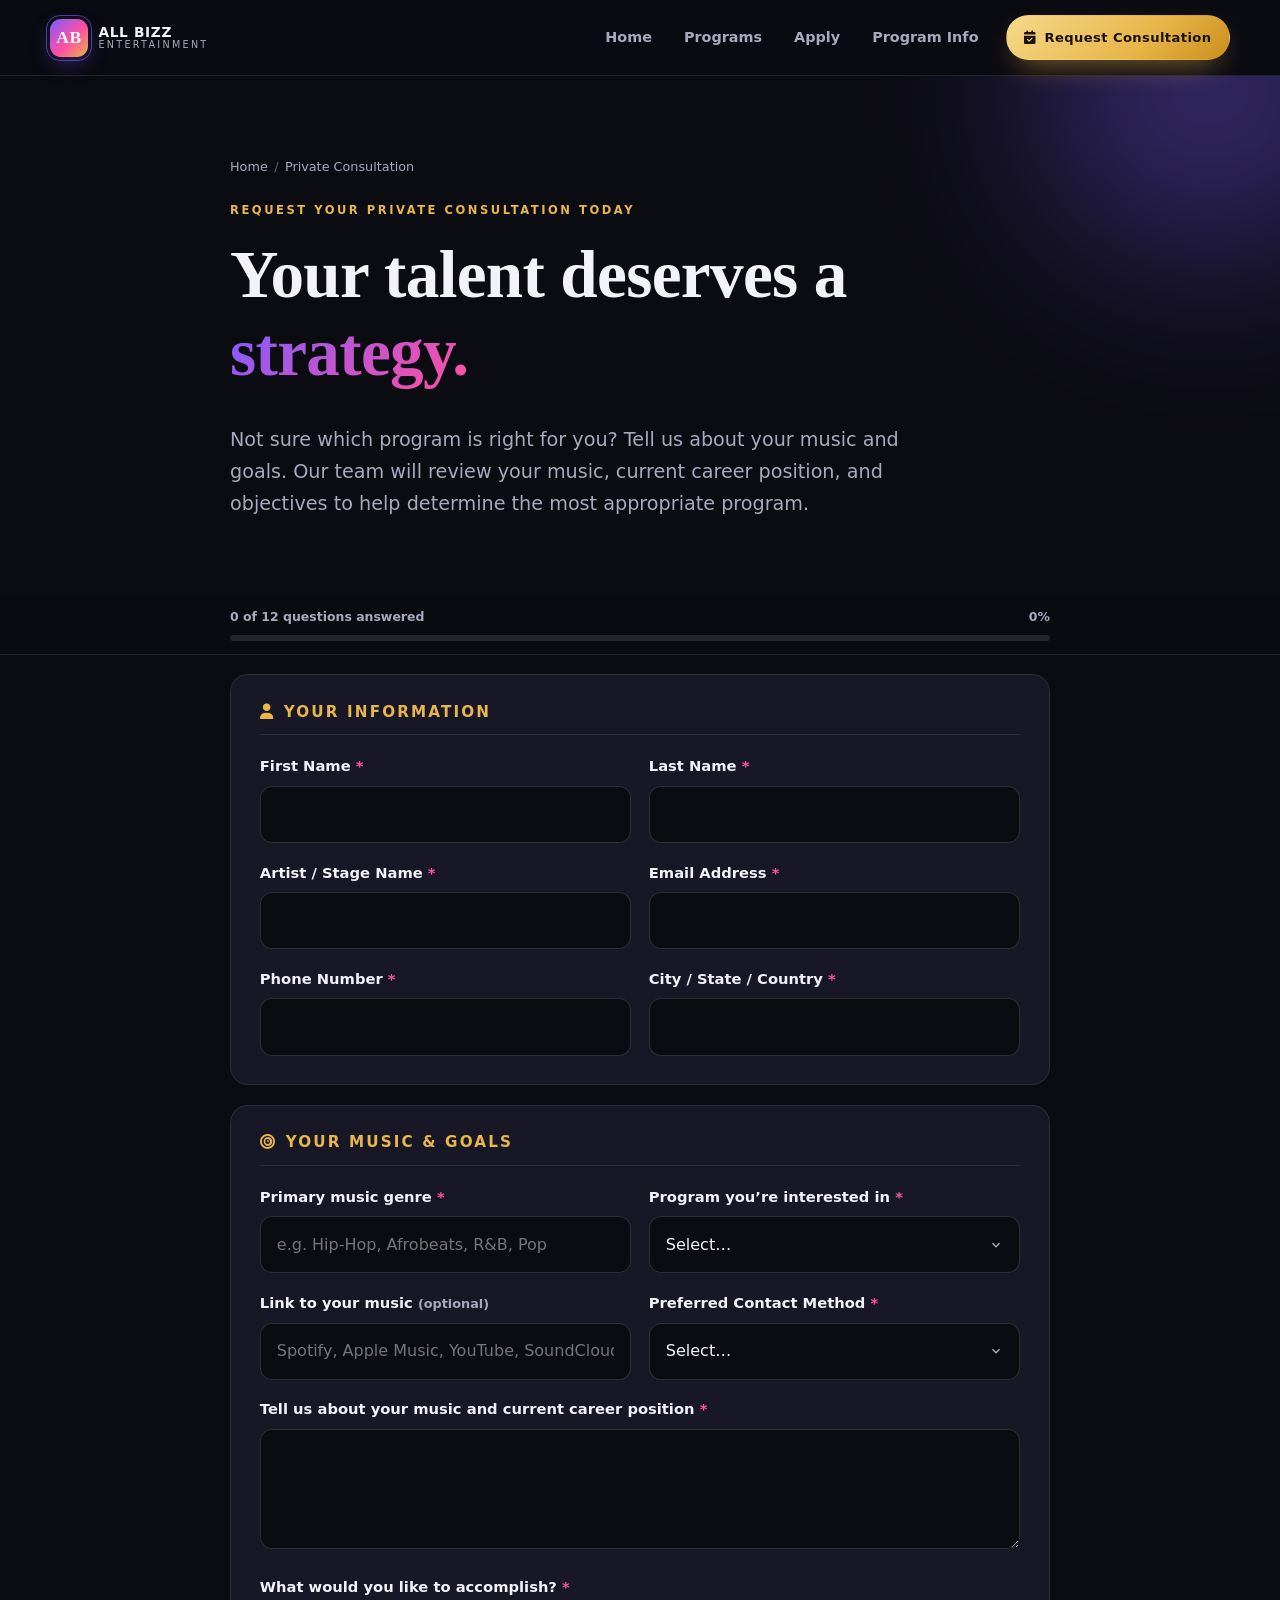
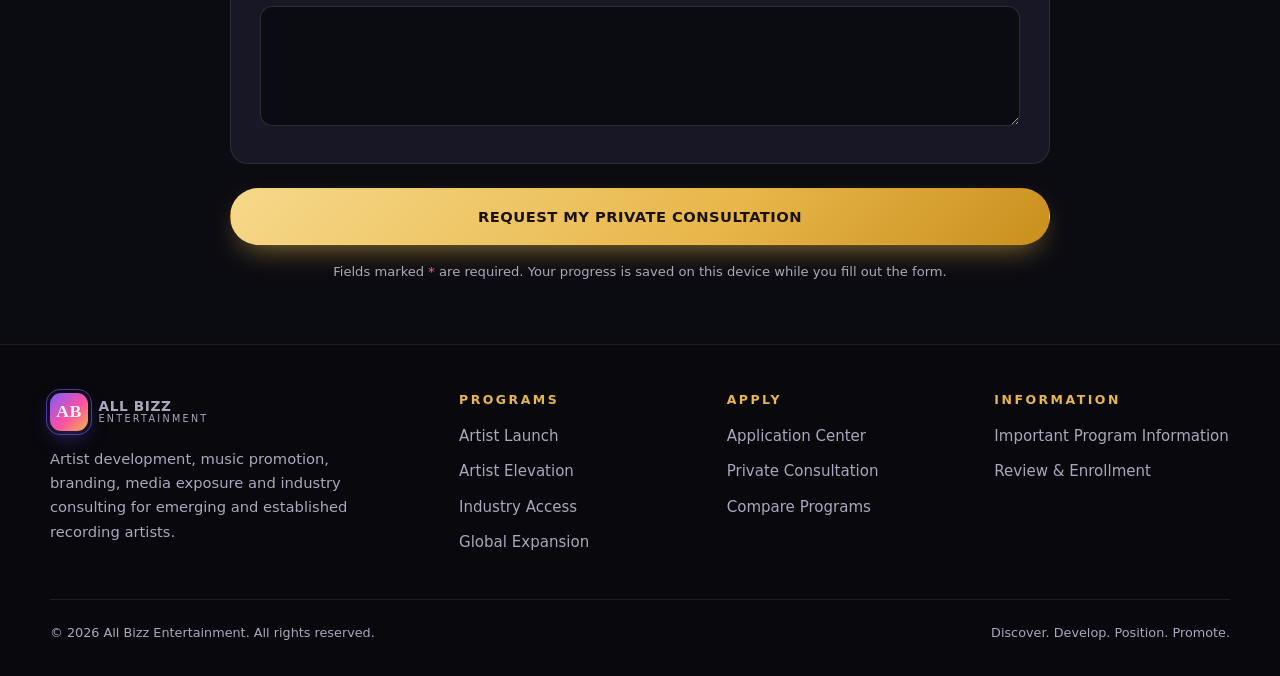
<file: consultation.html>
<!DOCTYPE html>
<html lang="en">
<head>
<meta charset="UTF-8">
<meta name="viewport" content="width=device-width, initial-scale=1, viewport-fit=cover">
<title>Request a Private Consultation | All Bizz Entertainment</title>
<meta name="description" content="Request a private consultation with All Bizz Entertainment to find the right artist development program.">
<meta name="theme-color" content="#0b0b12">
<link rel="icon" href="data:image/svg+xml,%3Csvg xmlns='http://www.w3.org/2000/svg' viewBox='0 0 64 64'%3E%3Crect width='64' height='64' rx='16' fill='%237c5cff'/%3E%3Ctext x='32' y='43' font-size='30' font-family='Georgia' font-weight='700' fill='white' text-anchor='middle'%3EAB%3C/text%3E%3C/svg%3E">
<link rel="stylesheet" href="https://cdnjs.cloudflare.com/ajax/libs/font-awesome/6.5.2/css/all.min.css" crossorigin="anonymous" referrerpolicy="no-referrer">
<link rel="stylesheet" href="assets/css/style.css">
</head>
<body>
<a class="skip-link" href="#main">Skip to content</a>
<div class="scroll-progress" aria-hidden="true"></div>
<header class="site-header">
  <div class="container header-inner">
    <a class="brand" href="index.html" aria-label="All Bizz Entertainment home">
      <span class="brand-mark">AB</span>
      <span class="brand-text">All Bizz<small>Entertainment</small></span>
    </a>
    <button class="nav-toggle" type="button" aria-expanded="false" aria-controls="main-nav" aria-label="Open menu"><span></span></button>
    <nav class="main-nav" id="main-nav" aria-label="Main">
      <a class="nav-link" href="index.html">Home</a><a class="nav-link" href="programs.html">Programs</a><a class="nav-link" href="applications/index.html">Apply</a><a class="nav-link" href="terms-and-disclaimer.html">Program Info</a>
      <a class="btn btn-primary btn-sm" href="consultation.html"><i class="fa-solid fa-calendar-check"></i> Request Consultation</a>
    </nav>
  </div>
</header>
<main id="main">

<section class="page-hero"><div class="container form-shell">
  <nav class="breadcrumbs" aria-label="Breadcrumb"><a href="index.html">Home</a><span class="sep">/</span><span>Private Consultation</span></nav>
  <span class="eyebrow">Request Your Private Consultation Today</span>
  <h1>Your talent deserves a <span class="grad-text">strategy.</span></h1>
  <p class="lead">Not sure which program is right for you? Tell us about your music and goals. Our team will review your music, current career position, and objectives to help determine the most appropriate program.</p>
</div></section>
<div class="progress-wrap"><div class="container form-shell">
  <div class="progress-meta"><span data-progress-text>0 of 12 questions answered</span><span data-progress-percent>0%</span></div>
  <div class="progress-bar" aria-hidden="true"><i></i></div>
</div></div>
<div class="container form-shell" style="padding-bottom:3rem">
<form data-app-form="consultation" novalidate autocomplete="on">
  <input type="text" class="honey" name="website_hp" tabindex="-1" autocomplete="off" aria-hidden="true">
  <section class="form-section reveal"><h3><i class="fa-solid fa-user"></i>Your Information</h3><div class="fields cols-2"><div class="field" data-q="1" data-required="true"><label for="q1">First Name <span class="req" aria-hidden="true">*</span></label><input type="text" id="q1" name="q1" placeholder=""><div class="err" role="alert">Please complete this field.</div></div><div class="field" data-q="2" data-required="true"><label for="q2">Last Name <span class="req" aria-hidden="true">*</span></label><input type="text" id="q2" name="q2" placeholder=""><div class="err" role="alert">Please complete this field.</div></div><div class="field" data-q="3" data-required="true"><label for="q3">Artist / Stage Name <span class="req" aria-hidden="true">*</span></label><input type="text" id="q3" name="q3" placeholder=""><div class="err" role="alert">Please complete this field.</div></div><div class="field" data-q="4" data-required="true"><label for="q4">Email Address <span class="req" aria-hidden="true">*</span></label><input type="email" id="q4" name="q4" placeholder="" autocomplete="email" inputmode="email"><div class="err" role="alert">Please complete this field.</div></div><div class="field" data-q="5" data-required="true"><label for="q5">Phone Number <span class="req" aria-hidden="true">*</span></label><input type="tel" id="q5" name="q5" placeholder="" autocomplete="tel" inputmode="tel"><div class="err" role="alert">Please complete this field.</div></div><div class="field" data-q="6" data-required="true"><label for="q6">City / State / Country <span class="req" aria-hidden="true">*</span></label><input type="text" id="q6" name="q6" placeholder=""><div class="err" role="alert">Please complete this field.</div></div></div></section><section class="form-section reveal"><h3><i class="fa-solid fa-bullseye"></i>Your Music &amp; Goals</h3><div class="fields cols-2"><div class="field" data-q="7" data-required="true"><label for="q7">Primary music genre <span class="req" aria-hidden="true">*</span></label><input type="text" id="q7" name="q7" placeholder="e.g. Hip-Hop, Afrobeats, R&amp;B, Pop"><div class="err" role="alert">Please complete this field.</div></div><div class="field" data-q="8" data-required="true"><label for="q8">Program you’re interested in <span class="req" aria-hidden="true">*</span></label><select id="q8" name="q8"><option value="">Select…</option><option value="The Artist Launch™ ($2,500+)">The Artist Launch™ ($2,500+)</option><option value="The Artist Elevation™ ($5K–$7.5K)">The Artist Elevation™ ($5K–$7.5K)</option><option value="The Industry Access™ ($10K–$15K)">The Industry Access™ ($10K–$15K)</option><option value="The Global Artist Expansion™ ($20K–$30K+)">The Global Artist Expansion™ ($20K–$30K+)</option><option value="Not sure — help me decide">Not sure — help me decide</option></select><div class="err" role="alert">Please complete this field.</div></div><div class="field" data-q="9" data-required="false"><label for="q9">Link to your music <span class="hint" style="display:inline">(optional)</span></label><input type="url" id="q9" name="q9" placeholder="Spotify, Apple Music, YouTube, SoundCloud…" inputmode="url" autocapitalize="off"><div class="err" role="alert">Please complete this field.</div></div><div class="field" data-q="10" data-required="true"><label for="q10">Preferred Contact Method <span class="req" aria-hidden="true">*</span></label><select id="q10" name="q10"><option value="">Select…</option><option value="Email">Email</option><option value="Phone call">Phone call</option><option value="WhatsApp">WhatsApp</option><option value="Text message">Text message</option></select><div class="err" role="alert">Please complete this field.</div></div><div class="field full" data-q="11" data-required="true"><label for="q11">Tell us about your music and current career position <span class="req" aria-hidden="true">*</span></label><textarea id="q11" name="q11" placeholder=""></textarea><div class="err" role="alert">Please complete this field.</div></div><div class="field full" data-q="12" data-required="true"><label for="q12">What would you like to accomplish? <span class="req" aria-hidden="true">*</span></label><textarea id="q12" name="q12" placeholder=""></textarea><div class="err" role="alert">Please complete this field.</div></div></div></section>
  <div class="form-submit">
    <button class="btn btn-primary btn-block" type="submit">REQUEST MY PRIVATE CONSULTATION</button>
    <p class="form-note">Fields marked <span class="req">*</span> are required. Your progress is saved on this device while you fill out the form.</p>
  </div>
</form>
<div class="form-success" role="status" aria-live="polite"><div class="tick"><i class="fa-solid fa-check"></i></div><h2>Consultation request received</h2><p>Thank you. Our team will review your music, current career position, and objectives to help determine the most appropriate program.</p><a class="btn btn-ghost" href="index.html" data-home>Back to Home</a></div>
</div>

</main>
<footer class="site-footer">
  <div class="container">
    <div class="footer-grid">
      <div>
        <a class="brand" href="index.html"><span class="brand-mark">AB</span><span class="brand-text">All Bizz<small>Entertainment</small></span></a>
        <p style="margin-top:1rem;max-width:34ch;font-size:.92rem">Artist development, music promotion, branding, media exposure and industry consulting for emerging and established recording artists.</p>
      </div>
      <div><h4>Programs</h4><ul><li><a href="programs/artist-launch.html">Artist Launch</a></li><li><a href="programs/artist-elevation.html">Artist Elevation</a></li><li><a href="programs/industry-access.html">Industry Access</a></li><li><a href="programs/global-expansion.html">Global Expansion</a></li></ul></div>
      <div><h4>Apply</h4><ul>
        <li><a href="applications/index.html">Application Center</a></li>
        <li><a href="consultation.html">Private Consultation</a></li>
        <li><a href="programs.html">Compare Programs</a></li>
      </ul></div>
      <div><h4>Information</h4><ul>
        <li><a href="terms-and-disclaimer.html">Important Program Information</a></li>
        <li><a href="index.html#process">Review &amp; Enrollment</a></li>
      </ul></div>
    </div>
    <div class="footer-bottom">
      <span>© <span id="year">2026</span> All Bizz Entertainment. All rights reserved.</span>
      <span>Discover. Develop. Position. Promote.</span>
    </div>
  </div>
</footer>

<script src="assets/js/main.js"></script>
</body>
</html>
</file>
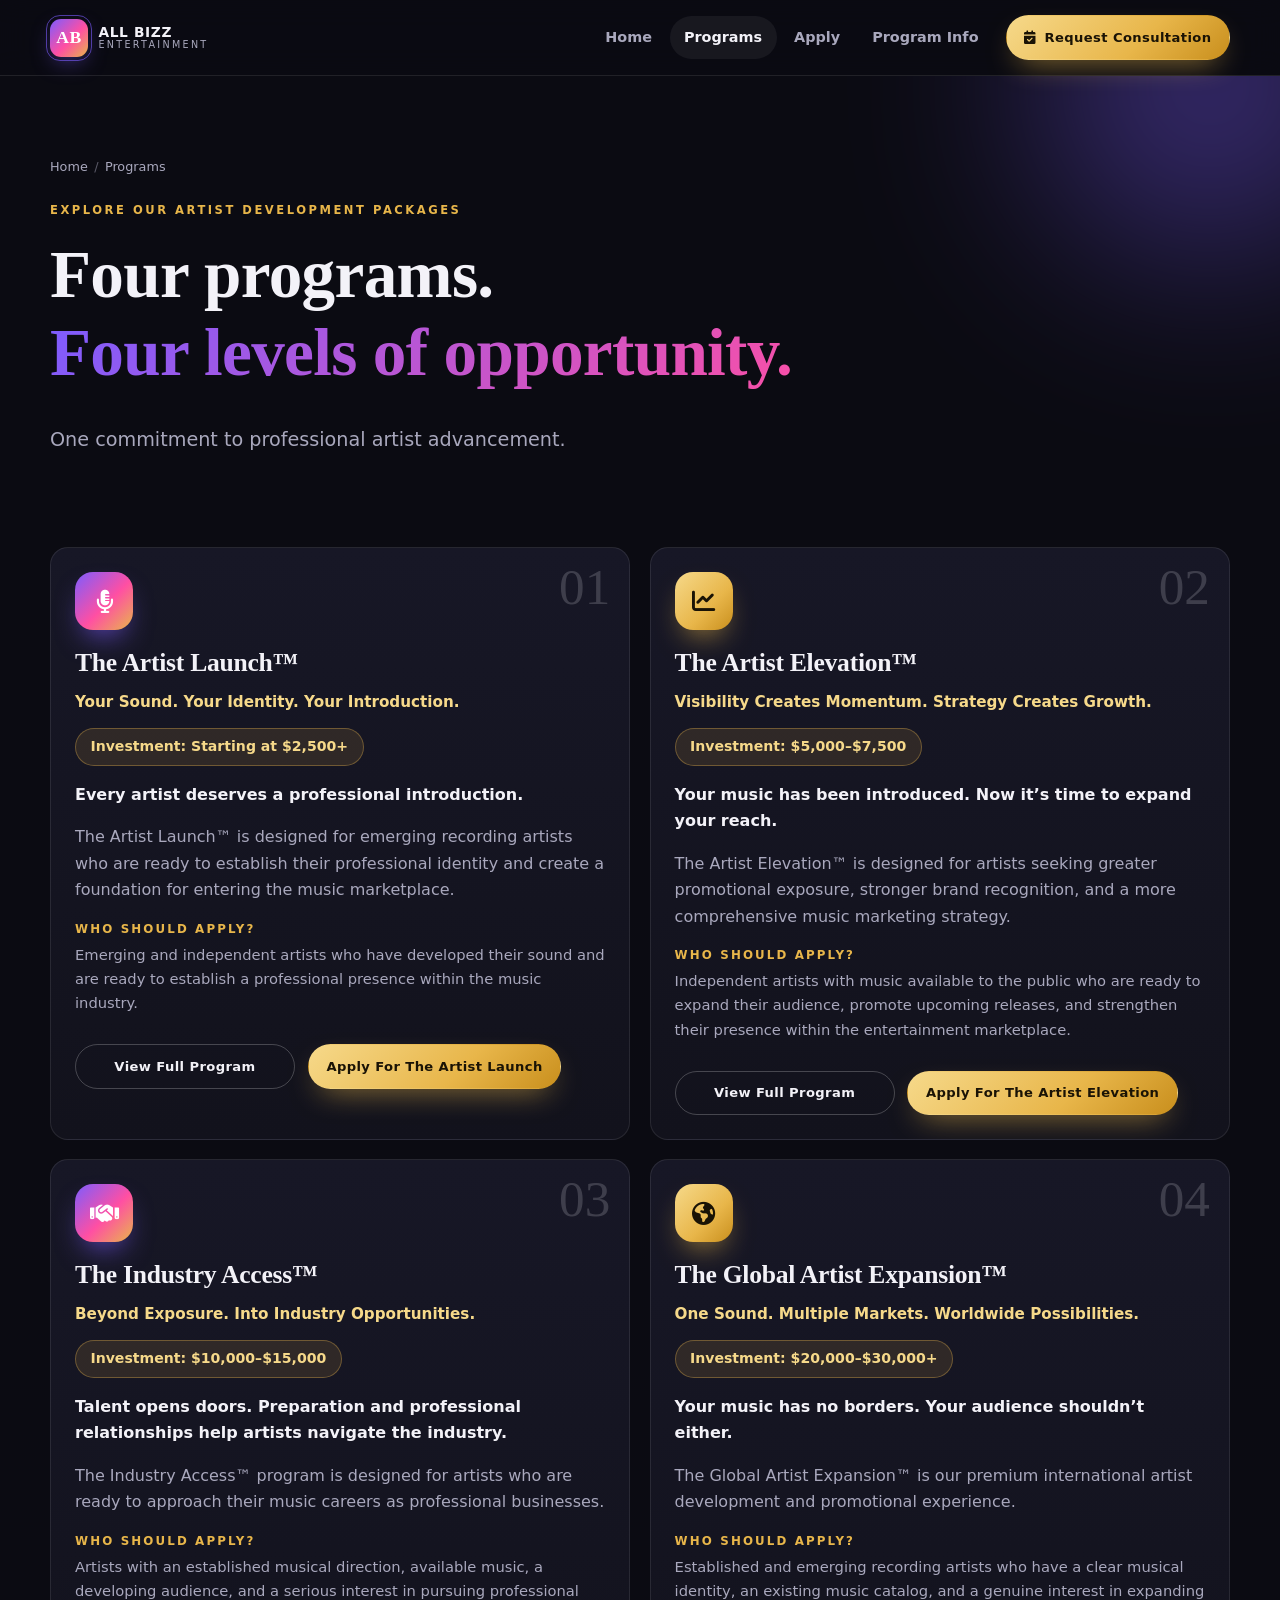
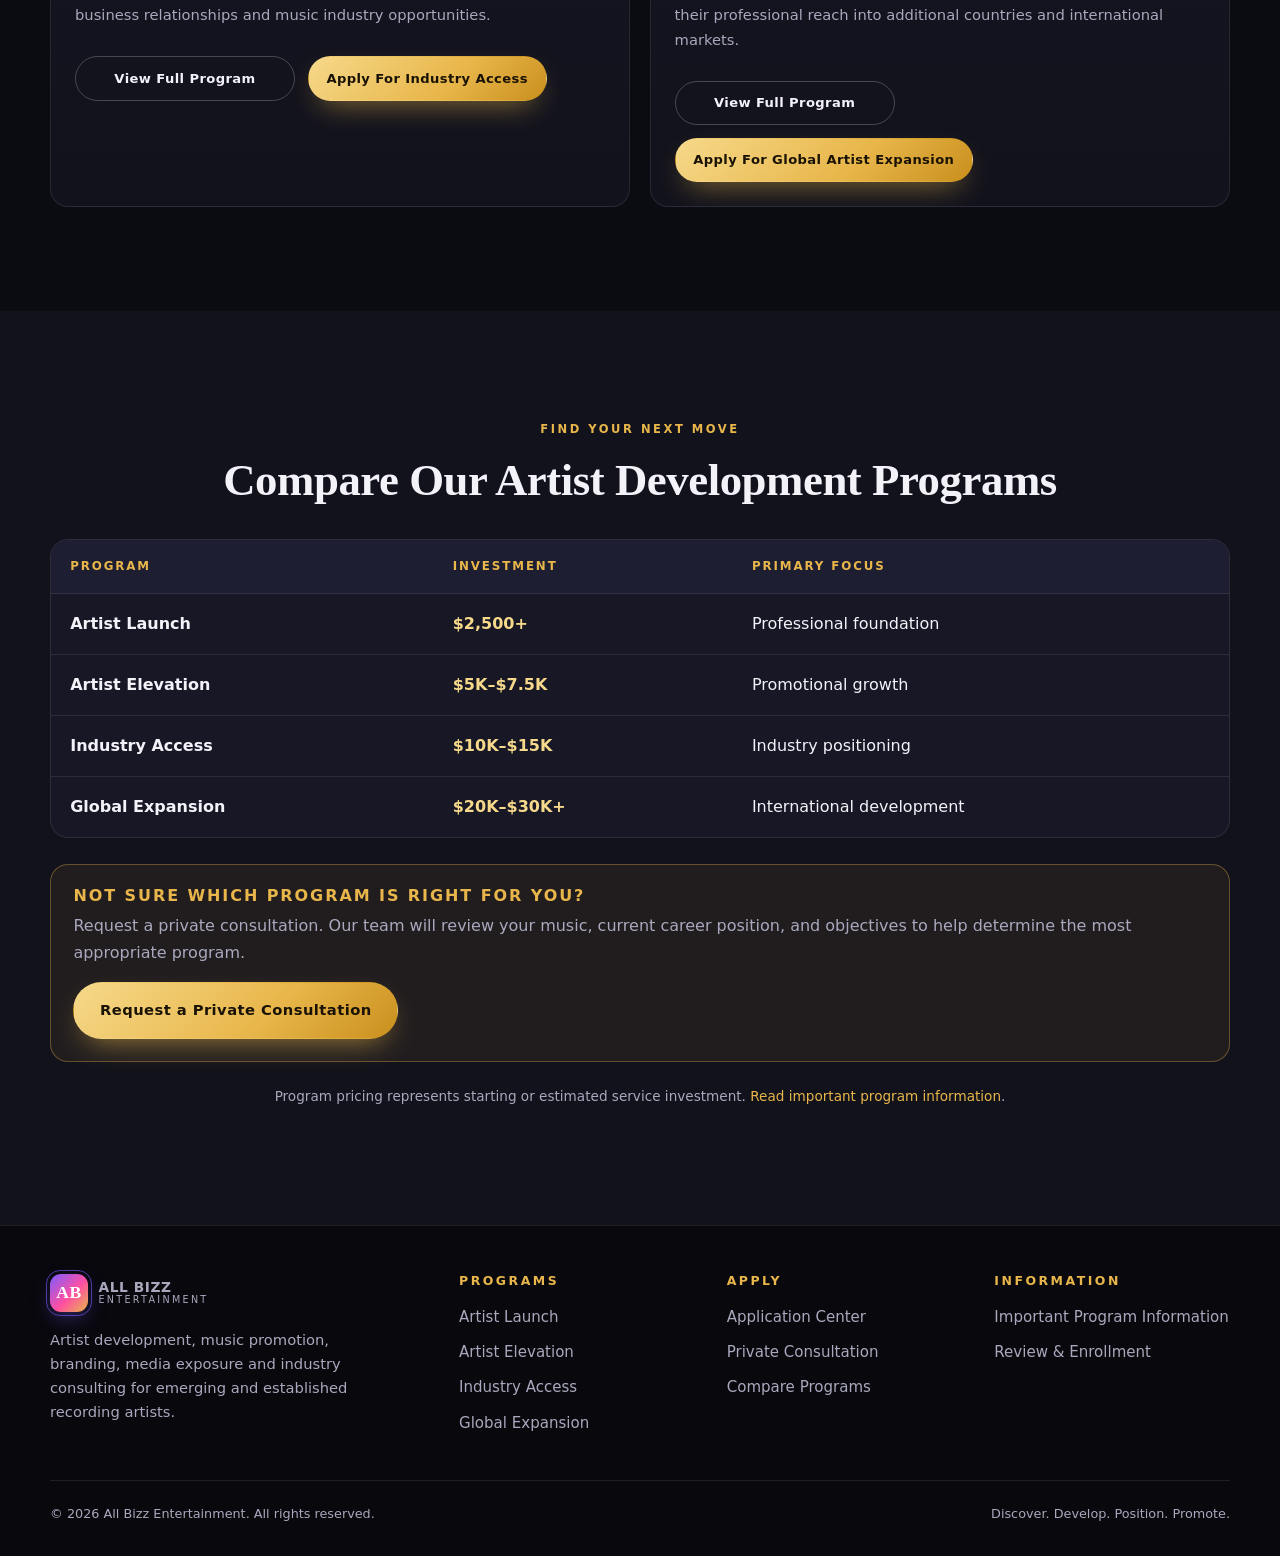
<file: programs.html>
<!DOCTYPE html>
<html lang="en">
<head>
<meta charset="UTF-8">
<meta name="viewport" content="width=device-width, initial-scale=1, viewport-fit=cover">
<title>Artist Development Programs | All Bizz Entertainment</title>
<meta name="description" content="Compare The Artist Launch, Artist Elevation, Industry Access and Global Artist Expansion programs.">
<meta name="theme-color" content="#0b0b12">
<link rel="icon" href="data:image/svg+xml,%3Csvg xmlns='http://www.w3.org/2000/svg' viewBox='0 0 64 64'%3E%3Crect width='64' height='64' rx='16' fill='%237c5cff'/%3E%3Ctext x='32' y='43' font-size='30' font-family='Georgia' font-weight='700' fill='white' text-anchor='middle'%3EAB%3C/text%3E%3C/svg%3E">
<link rel="stylesheet" href="https://cdnjs.cloudflare.com/ajax/libs/font-awesome/6.5.2/css/all.min.css" crossorigin="anonymous" referrerpolicy="no-referrer">
<link rel="stylesheet" href="assets/css/style.css">
</head>
<body>
<a class="skip-link" href="#main">Skip to content</a>
<div class="scroll-progress" aria-hidden="true"></div>
<header class="site-header">
  <div class="container header-inner">
    <a class="brand" href="index.html" aria-label="All Bizz Entertainment home">
      <span class="brand-mark">AB</span>
      <span class="brand-text">All Bizz<small>Entertainment</small></span>
    </a>
    <button class="nav-toggle" type="button" aria-expanded="false" aria-controls="main-nav" aria-label="Open menu"><span></span></button>
    <nav class="main-nav" id="main-nav" aria-label="Main">
      <a class="nav-link" href="index.html">Home</a><a class="nav-link active" href="programs.html" aria-current="page">Programs</a><a class="nav-link" href="applications/index.html">Apply</a><a class="nav-link" href="terms-and-disclaimer.html">Program Info</a>
      <a class="btn btn-primary btn-sm" href="consultation.html"><i class="fa-solid fa-calendar-check"></i> Request Consultation</a>
    </nav>
  </div>
</header>
<main id="main">

<section class="page-hero"><div class="container">
  <nav class="breadcrumbs" aria-label="Breadcrumb"><a href="index.html">Home</a><span class="sep">/</span><span>Programs</span></nav>
  <span class="eyebrow">Explore Our Artist Development Packages</span>
  <h1>Four programs.<br><span class="grad-text">Four levels of opportunity.</span></h1>
  <p class="lead">One commitment to professional artist advancement.</p>
</div></section>
<section class="section" style="padding-top:1rem"><div class="container"><div class="grid cols-2"><article class="card program-card reveal">
  <span class="num">01</span>
  <div class="icon-badge"><i class="fa-solid fa-microphone-lines"></i></div>
  <h2 style="font-size:1.6rem">The Artist Launch™</h2>
  <p class="sub">Your Sound. Your Identity. Your Introduction.</p>
  <span class="price-tag">Investment: Starting at $2,500+</span>
  <p><strong style="color:var(--text)">Every artist deserves a professional introduction.</strong></p>
  <p>The Artist Launch™ is designed for emerging recording artists who are ready to establish their professional identity and create a foundation for entering the music marketplace.</p>
  <h4 style="font-family:var(--font);font-size:.74rem;letter-spacing:.18em;text-transform:uppercase;color:var(--gold);margin:1.2rem 0 .4rem">Who should apply?</h4>
  <p style="font-size:.92rem">Emerging and independent artists who have developed their sound and are ready to establish a professional presence within the music industry.</p>
  <div class="btn-row"><a class="btn btn-ghost btn-sm" href="programs/artist-launch.html">View Full Program</a><a class="btn btn-primary btn-sm" href="applications/apply-artist-launch.html">Apply For The Artist Launch</a></div>
</article><article class="card program-card reveal">
  <span class="num">02</span>
  <div class="icon-badge gold"><i class="fa-solid fa-chart-line"></i></div>
  <h2 style="font-size:1.6rem">The Artist Elevation™</h2>
  <p class="sub">Visibility Creates Momentum. Strategy Creates Growth.</p>
  <span class="price-tag">Investment: $5,000–$7,500</span>
  <p><strong style="color:var(--text)">Your music has been introduced. Now it’s time to expand your reach.</strong></p>
  <p>The Artist Elevation™ is designed for artists seeking greater promotional exposure, stronger brand recognition, and a more comprehensive music marketing strategy.</p>
  <h4 style="font-family:var(--font);font-size:.74rem;letter-spacing:.18em;text-transform:uppercase;color:var(--gold);margin:1.2rem 0 .4rem">Who should apply?</h4>
  <p style="font-size:.92rem">Independent artists with music available to the public who are ready to expand their audience, promote upcoming releases, and strengthen their presence within the entertainment marketplace.</p>
  <div class="btn-row"><a class="btn btn-ghost btn-sm" href="programs/artist-elevation.html">View Full Program</a><a class="btn btn-primary btn-sm" href="applications/apply-artist-elevation.html">Apply For The Artist Elevation</a></div>
</article><article class="card program-card reveal">
  <span class="num">03</span>
  <div class="icon-badge"><i class="fa-solid fa-handshake"></i></div>
  <h2 style="font-size:1.6rem">The Industry Access™</h2>
  <p class="sub">Beyond Exposure. Into Industry Opportunities.</p>
  <span class="price-tag">Investment: $10,000–$15,000</span>
  <p><strong style="color:var(--text)">Talent opens doors. Preparation and professional relationships help artists navigate the industry.</strong></p>
  <p>The Industry Access™ program is designed for artists who are ready to approach their music careers as professional businesses.</p>
  <h4 style="font-family:var(--font);font-size:.74rem;letter-spacing:.18em;text-transform:uppercase;color:var(--gold);margin:1.2rem 0 .4rem">Who should apply?</h4>
  <p style="font-size:.92rem">Artists with an established musical direction, available music, a developing audience, and a serious interest in pursuing professional business relationships and music industry opportunities.</p>
  <div class="btn-row"><a class="btn btn-ghost btn-sm" href="programs/industry-access.html">View Full Program</a><a class="btn btn-primary btn-sm" href="applications/apply-industry-access.html">Apply For Industry Access</a></div>
</article><article class="card program-card reveal">
  <span class="num">04</span>
  <div class="icon-badge gold"><i class="fa-solid fa-earth-americas"></i></div>
  <h2 style="font-size:1.6rem">The Global Artist Expansion™</h2>
  <p class="sub">One Sound. Multiple Markets. Worldwide Possibilities.</p>
  <span class="price-tag">Investment: $20,000–$30,000+</span>
  <p><strong style="color:var(--text)">Your music has no borders. Your audience shouldn’t either.</strong></p>
  <p>The Global Artist Expansion™ is our premium international artist development and promotional experience.</p>
  <h4 style="font-family:var(--font);font-size:.74rem;letter-spacing:.18em;text-transform:uppercase;color:var(--gold);margin:1.2rem 0 .4rem">Who should apply?</h4>
  <p style="font-size:.92rem">Established and emerging recording artists who have a clear musical identity, an existing music catalog, and a genuine interest in expanding their professional reach into additional countries and international markets.</p>
  <div class="btn-row"><a class="btn btn-ghost btn-sm" href="programs/global-expansion.html">View Full Program</a><a class="btn btn-primary btn-sm" href="applications/apply-global-expansion.html">Apply For Global Artist Expansion</a></div>
</article></div></div></section>
<section class="section alt"><div class="container">
  <div class="center reveal"><span class="eyebrow">Find Your Next Move</span><h2>Compare Our Artist Development Programs</h2></div>
  <div class="reveal" style="margin-top:2rem"><div class="table-wrap stack"><table class="compare"><thead><tr><th>Program</th><th>Investment</th><th>Primary focus</th></tr></thead><tbody><tr><td data-label="Program"><a href="programs/artist-launch.html">Artist Launch</a></td><td class="price" data-label="Investment">$2,500+</td><td data-label="Primary focus">Professional foundation</td></tr><tr><td data-label="Program"><a href="programs/artist-elevation.html">Artist Elevation</a></td><td class="price" data-label="Investment">$5K–$7.5K</td><td data-label="Primary focus">Promotional growth</td></tr><tr><td data-label="Program"><a href="programs/industry-access.html">Industry Access</a></td><td class="price" data-label="Investment">$10K–$15K</td><td data-label="Primary focus">Industry positioning</td></tr><tr><td data-label="Program"><a href="programs/global-expansion.html">Global Expansion</a></td><td class="price" data-label="Investment">$20K–$30K+</td><td data-label="Primary focus">International development</td></tr></tbody></table></div></div>
  <div class="callout reveal" style="margin-top:1.6rem"><h3>Not sure which program is right for you?</h3><p>Request a private consultation. Our team will review your music, current career position, and objectives to help determine the most appropriate program.</p><a class="btn btn-primary" href="consultation.html">Request a Private Consultation</a></div>
  <p class="center" style="margin-top:1.4rem;font-size:.85rem">Program pricing represents starting or estimated service investment. <a href="terms-and-disclaimer.html" style="color:var(--gold)">Read important program information</a>.</p>
</div></section>

</main>
<footer class="site-footer">
  <div class="container">
    <div class="footer-grid">
      <div>
        <a class="brand" href="index.html"><span class="brand-mark">AB</span><span class="brand-text">All Bizz<small>Entertainment</small></span></a>
        <p style="margin-top:1rem;max-width:34ch;font-size:.92rem">Artist development, music promotion, branding, media exposure and industry consulting for emerging and established recording artists.</p>
      </div>
      <div><h4>Programs</h4><ul><li><a href="programs/artist-launch.html">Artist Launch</a></li><li><a href="programs/artist-elevation.html">Artist Elevation</a></li><li><a href="programs/industry-access.html">Industry Access</a></li><li><a href="programs/global-expansion.html">Global Expansion</a></li></ul></div>
      <div><h4>Apply</h4><ul>
        <li><a href="applications/index.html">Application Center</a></li>
        <li><a href="consultation.html">Private Consultation</a></li>
        <li><a href="programs.html">Compare Programs</a></li>
      </ul></div>
      <div><h4>Information</h4><ul>
        <li><a href="terms-and-disclaimer.html">Important Program Information</a></li>
        <li><a href="index.html#process">Review &amp; Enrollment</a></li>
      </ul></div>
    </div>
    <div class="footer-bottom">
      <span>© <span id="year">2026</span> All Bizz Entertainment. All rights reserved.</span>
      <span>Discover. Develop. Position. Promote.</span>
    </div>
  </div>
</footer>

<script src="assets/js/main.js"></script>
</body>
</html>
</file>
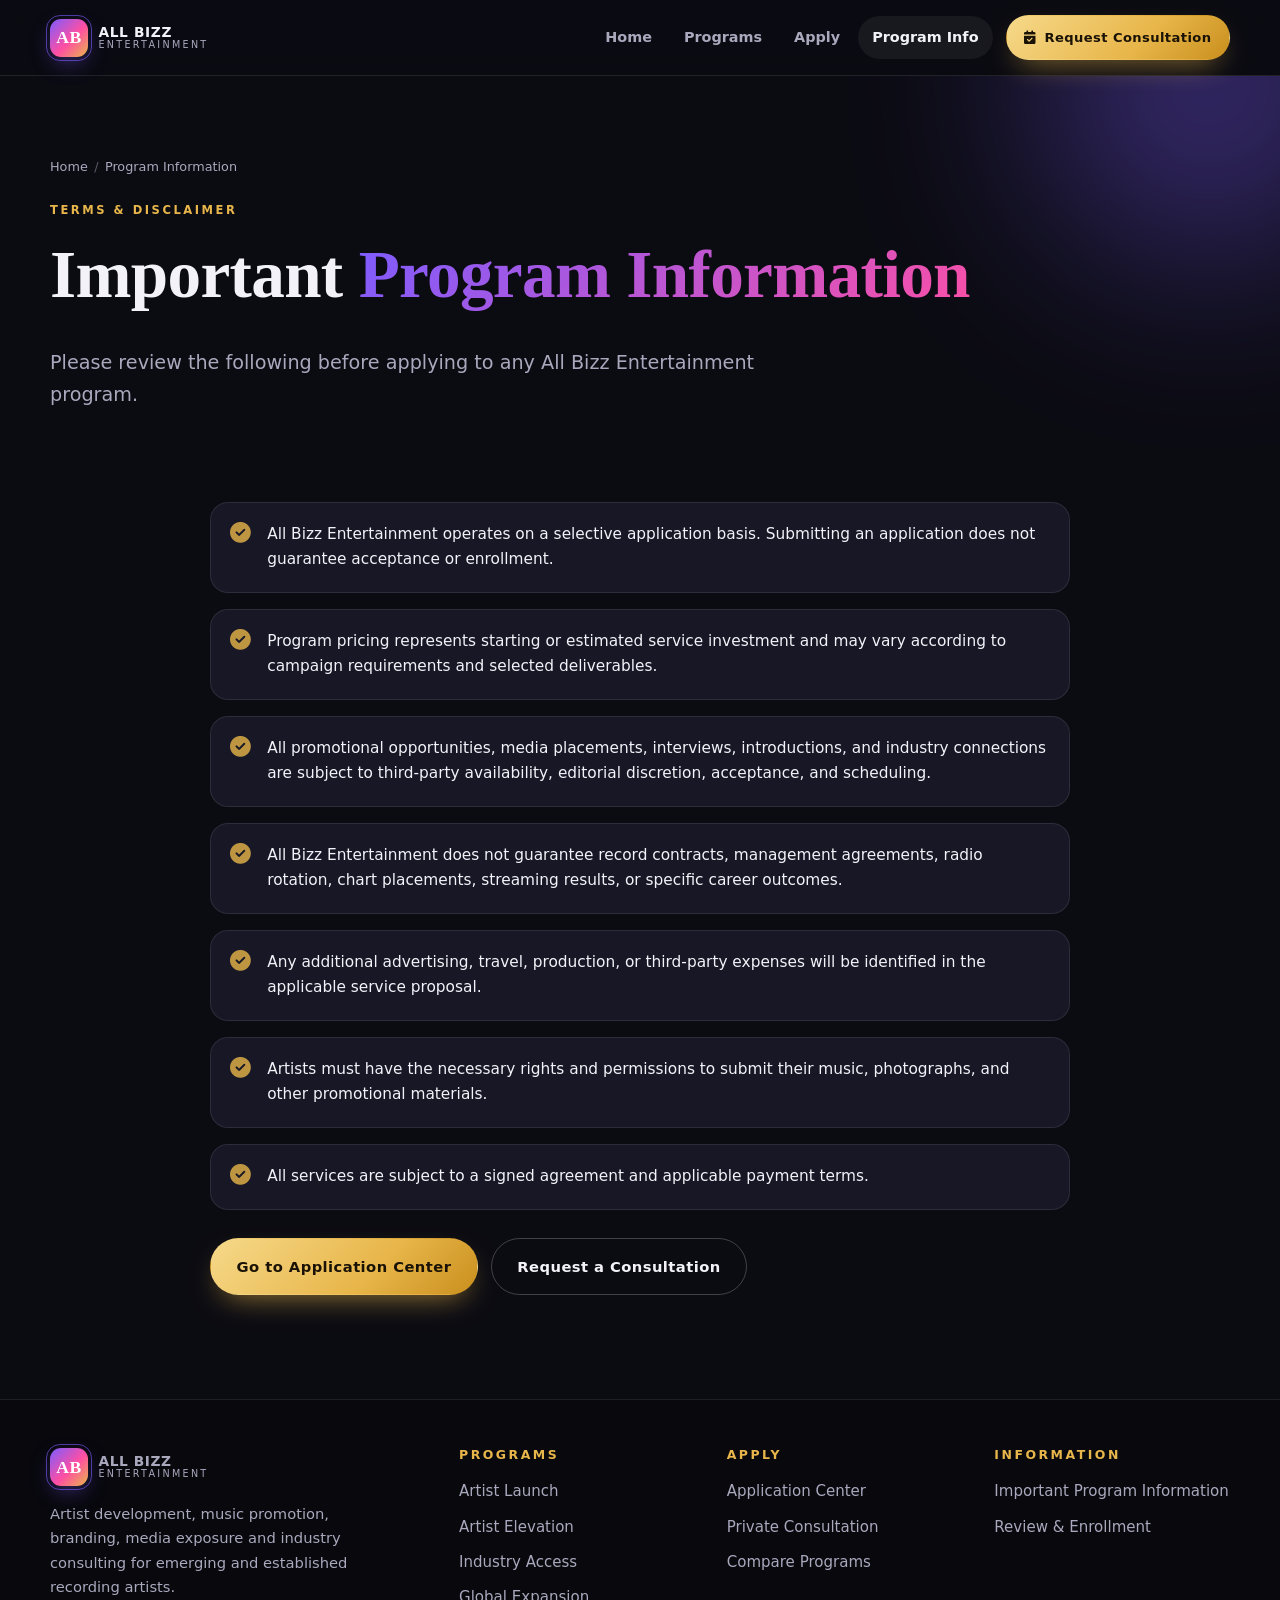
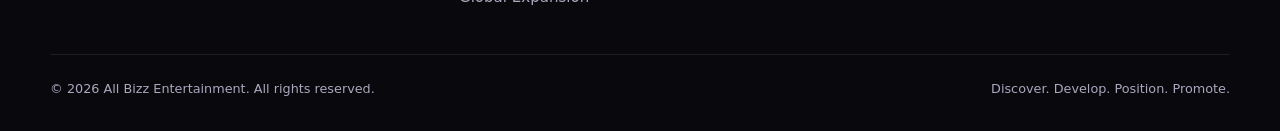
<file: terms-and-disclaimer.html>
<!DOCTYPE html>
<html lang="en">
<head>
<meta charset="UTF-8">
<meta name="viewport" content="width=device-width, initial-scale=1, viewport-fit=cover">
<title>Important Program Information | All Bizz Entertainment</title>
<meta name="description" content="Terms, disclaimers and important program information for All Bizz Entertainment artist development programs.">
<meta name="theme-color" content="#0b0b12">
<link rel="icon" href="data:image/svg+xml,%3Csvg xmlns='http://www.w3.org/2000/svg' viewBox='0 0 64 64'%3E%3Crect width='64' height='64' rx='16' fill='%237c5cff'/%3E%3Ctext x='32' y='43' font-size='30' font-family='Georgia' font-weight='700' fill='white' text-anchor='middle'%3EAB%3C/text%3E%3C/svg%3E">
<link rel="stylesheet" href="https://cdnjs.cloudflare.com/ajax/libs/font-awesome/6.5.2/css/all.min.css" crossorigin="anonymous" referrerpolicy="no-referrer">
<link rel="stylesheet" href="assets/css/style.css">
</head>
<body>
<a class="skip-link" href="#main">Skip to content</a>
<div class="scroll-progress" aria-hidden="true"></div>
<header class="site-header">
  <div class="container header-inner">
    <a class="brand" href="index.html" aria-label="All Bizz Entertainment home">
      <span class="brand-mark">AB</span>
      <span class="brand-text">All Bizz<small>Entertainment</small></span>
    </a>
    <button class="nav-toggle" type="button" aria-expanded="false" aria-controls="main-nav" aria-label="Open menu"><span></span></button>
    <nav class="main-nav" id="main-nav" aria-label="Main">
      <a class="nav-link" href="index.html">Home</a><a class="nav-link" href="programs.html">Programs</a><a class="nav-link" href="applications/index.html">Apply</a><a class="nav-link active" href="terms-and-disclaimer.html" aria-current="page">Program Info</a>
      <a class="btn btn-primary btn-sm" href="consultation.html"><i class="fa-solid fa-calendar-check"></i> Request Consultation</a>
    </nav>
  </div>
</header>
<main id="main">

<section class="page-hero"><div class="container">
  <nav class="breadcrumbs" aria-label="Breadcrumb"><a href="index.html">Home</a><span class="sep">/</span><span>Program Information</span></nav>
  <span class="eyebrow">Terms &amp; Disclaimer</span>
  <h1>Important <span class="grad-text">Program Information</span></h1>
  <p class="lead">Please review the following before applying to any All Bizz Entertainment program.</p>
</div></section>
<section class="section" style="padding-top:1rem"><div class="container" style="max-width:860px"><div class="legal-list"><div class="legal-item reveal"><p>All Bizz Entertainment operates on a selective application basis. Submitting an application does not guarantee acceptance or enrollment.</p></div><div class="legal-item reveal"><p>Program pricing represents starting or estimated service investment and may vary according to campaign requirements and selected deliverables.</p></div><div class="legal-item reveal"><p>All promotional opportunities, media placements, interviews, introductions, and industry connections are subject to third-party availability, editorial discretion, acceptance, and scheduling.</p></div><div class="legal-item reveal"><p>All Bizz Entertainment does not guarantee record contracts, management agreements, radio rotation, chart placements, streaming results, or specific career outcomes.</p></div><div class="legal-item reveal"><p>Any additional advertising, travel, production, or third-party expenses will be identified in the applicable service proposal.</p></div><div class="legal-item reveal"><p>Artists must have the necessary rights and permissions to submit their music, photographs, and other promotional materials.</p></div><div class="legal-item reveal"><p>All services are subject to a signed agreement and applicable payment terms.</p></div></div>
  <div class="btn-row"><a class="btn btn-primary" href="applications/index.html">Go to Application Center</a><a class="btn btn-ghost" href="consultation.html">Request a Consultation</a></div>
</div></section>

</main>
<footer class="site-footer">
  <div class="container">
    <div class="footer-grid">
      <div>
        <a class="brand" href="index.html"><span class="brand-mark">AB</span><span class="brand-text">All Bizz<small>Entertainment</small></span></a>
        <p style="margin-top:1rem;max-width:34ch;font-size:.92rem">Artist development, music promotion, branding, media exposure and industry consulting for emerging and established recording artists.</p>
      </div>
      <div><h4>Programs</h4><ul><li><a href="programs/artist-launch.html">Artist Launch</a></li><li><a href="programs/artist-elevation.html">Artist Elevation</a></li><li><a href="programs/industry-access.html">Industry Access</a></li><li><a href="programs/global-expansion.html">Global Expansion</a></li></ul></div>
      <div><h4>Apply</h4><ul>
        <li><a href="applications/index.html">Application Center</a></li>
        <li><a href="consultation.html">Private Consultation</a></li>
        <li><a href="programs.html">Compare Programs</a></li>
      </ul></div>
      <div><h4>Information</h4><ul>
        <li><a href="terms-and-disclaimer.html">Important Program Information</a></li>
        <li><a href="index.html#process">Review &amp; Enrollment</a></li>
      </ul></div>
    </div>
    <div class="footer-bottom">
      <span>© <span id="year">2026</span> All Bizz Entertainment. All rights reserved.</span>
      <span>Discover. Develop. Position. Promote.</span>
    </div>
  </div>
</footer>

<script src="assets/js/main.js"></script>
</body>
</html>
</file>
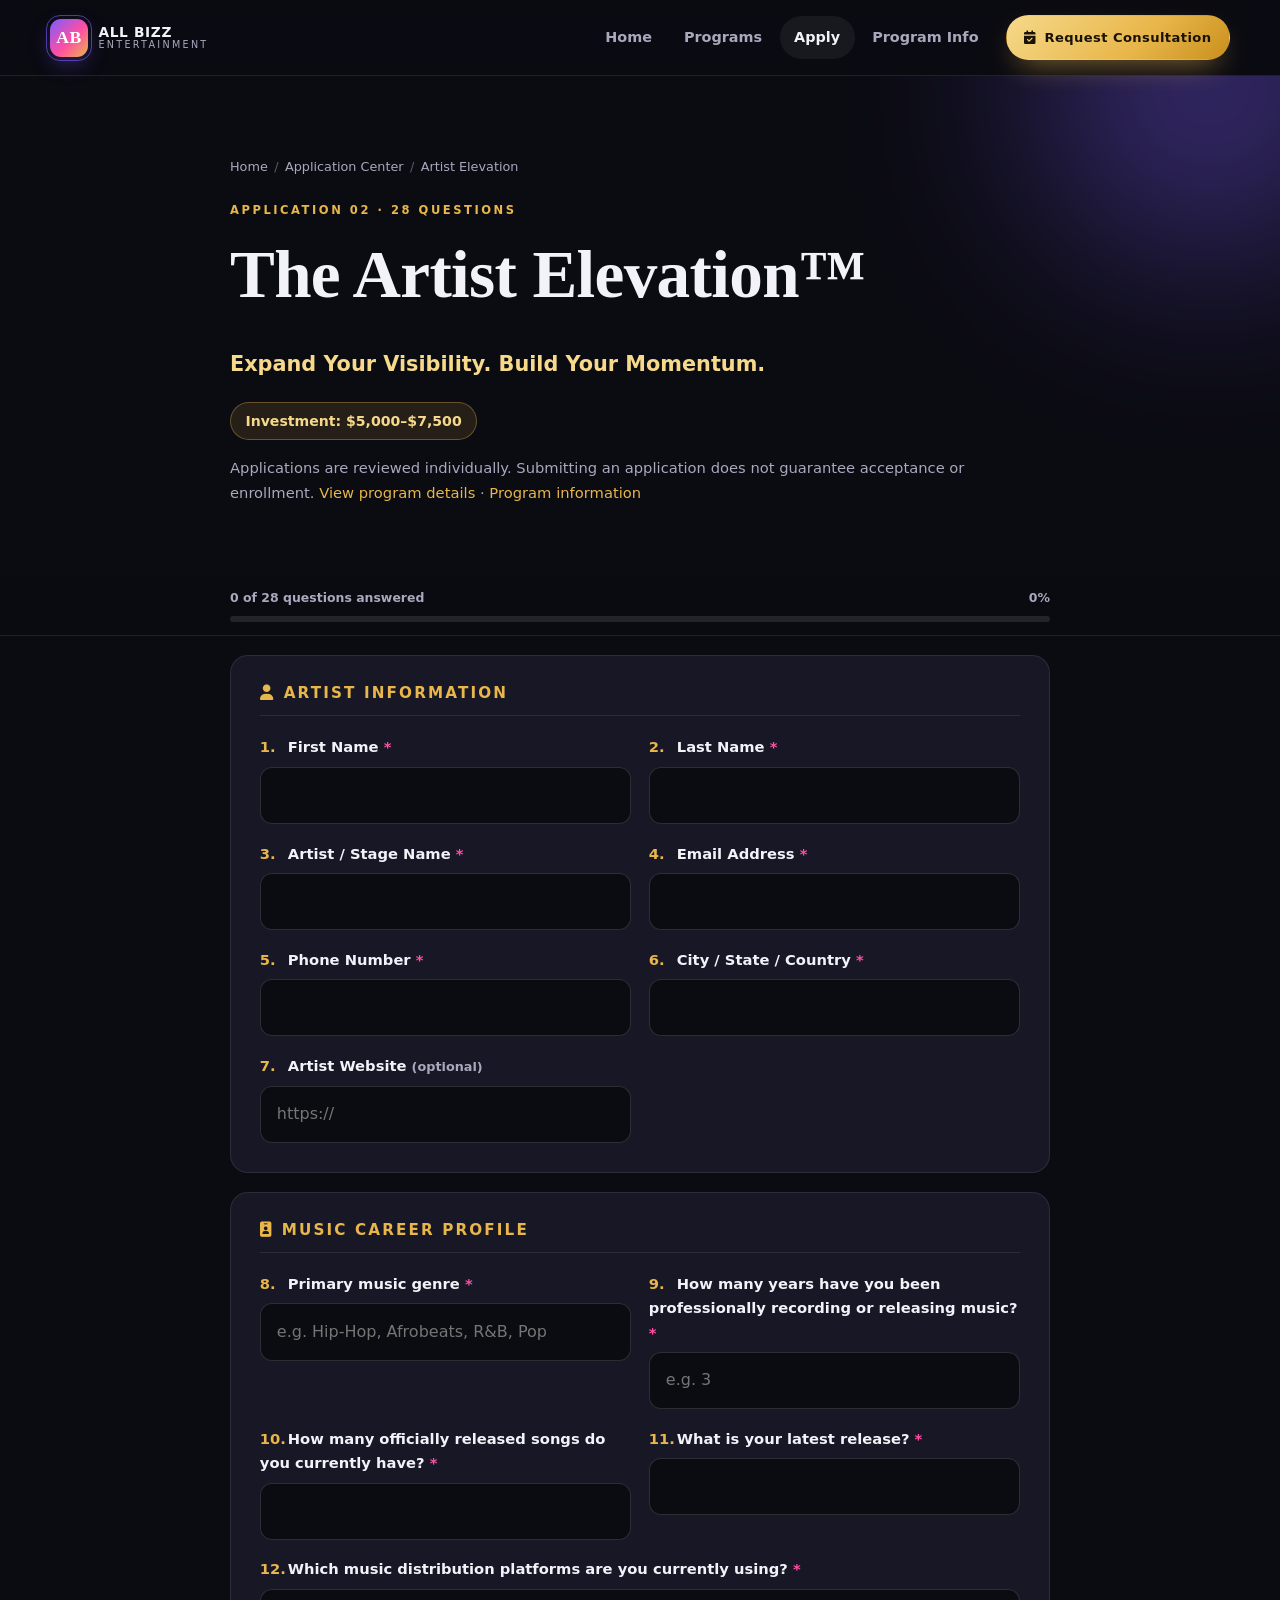
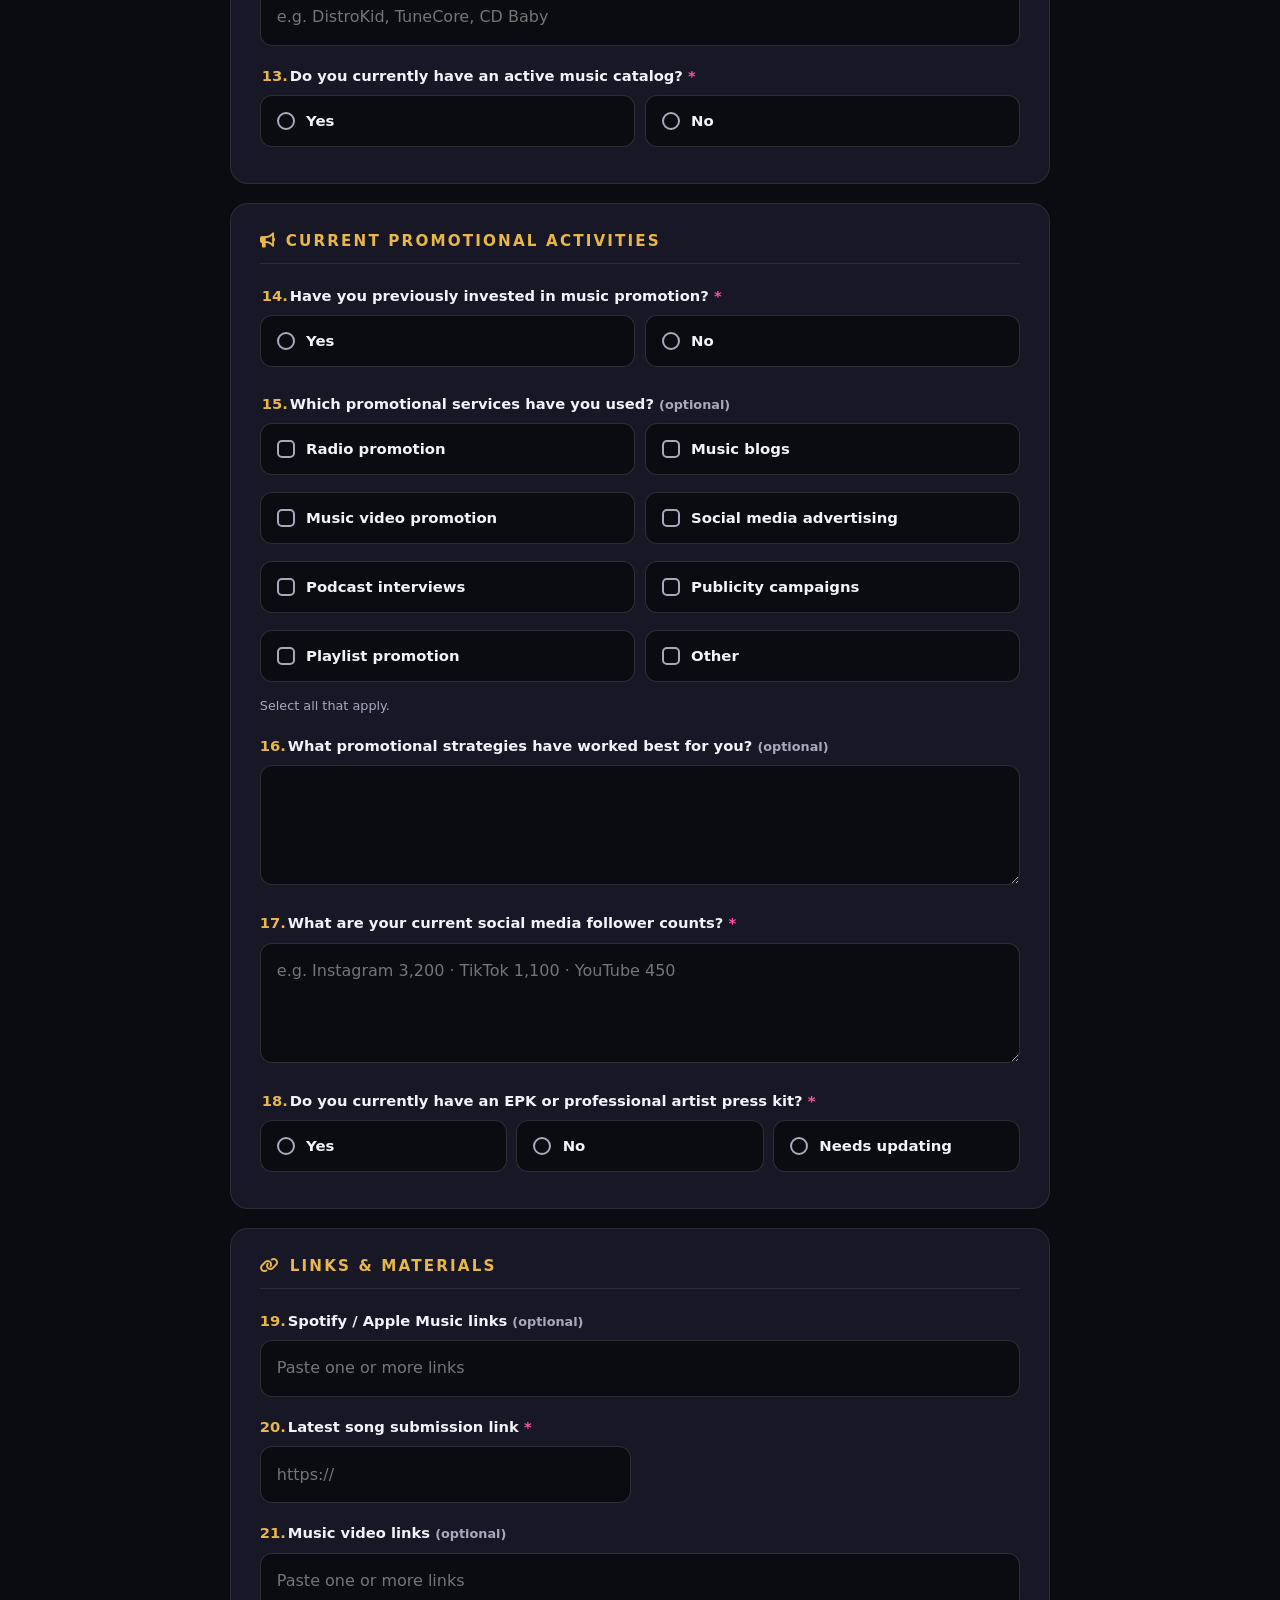
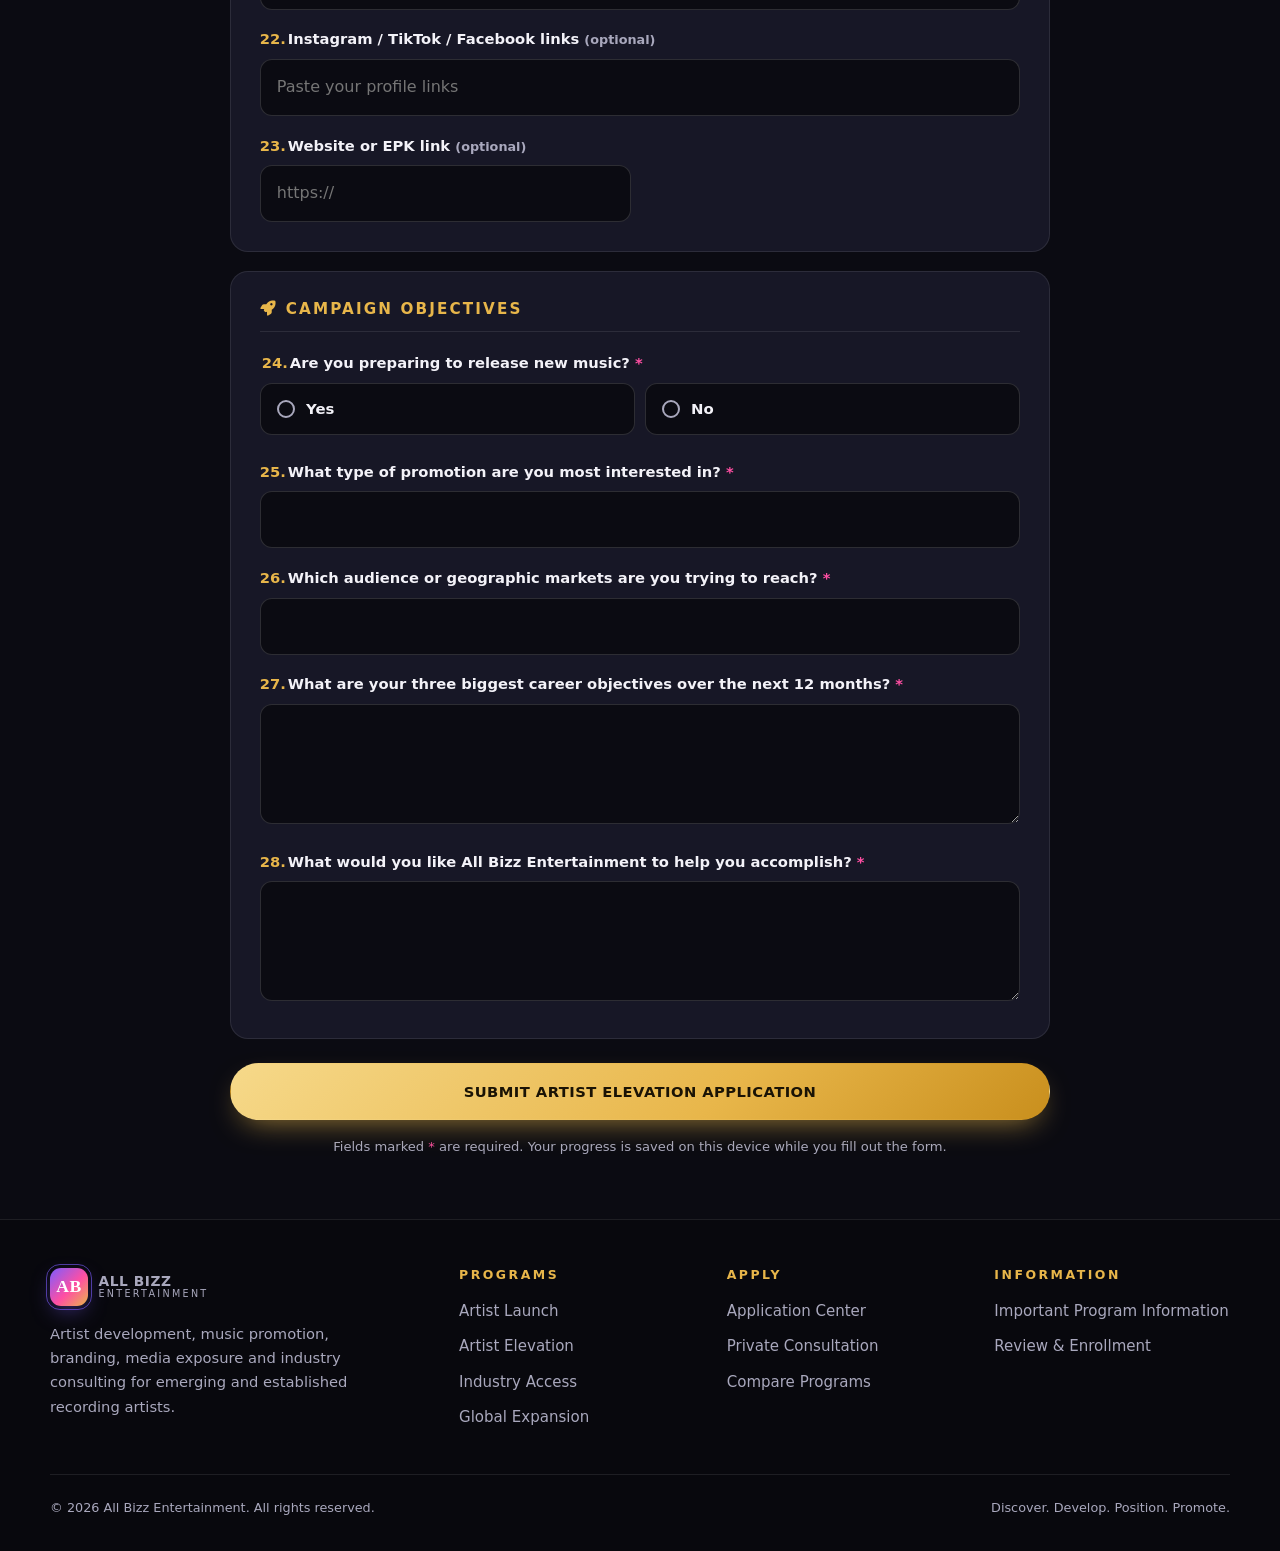
<file: applications/apply-artist-elevation.html>
<!DOCTYPE html>
<html lang="en">
<head>
<meta charset="UTF-8">
<meta name="viewport" content="width=device-width, initial-scale=1, viewport-fit=cover">
<title>Apply: The Artist Elevation™ | All Bizz Entertainment</title>
<meta name="description" content="Application for The Artist Elevation™ — Expand Your Visibility. Build Your Momentum.">
<meta name="theme-color" content="#0b0b12">
<link rel="icon" href="data:image/svg+xml,%3Csvg xmlns='http://www.w3.org/2000/svg' viewBox='0 0 64 64'%3E%3Crect width='64' height='64' rx='16' fill='%237c5cff'/%3E%3Ctext x='32' y='43' font-size='30' font-family='Georgia' font-weight='700' fill='white' text-anchor='middle'%3EAB%3C/text%3E%3C/svg%3E">
<link rel="stylesheet" href="https://cdnjs.cloudflare.com/ajax/libs/font-awesome/6.5.2/css/all.min.css" crossorigin="anonymous" referrerpolicy="no-referrer">
<link rel="stylesheet" href="../assets/css/style.css">
</head>
<body>
<a class="skip-link" href="#main">Skip to content</a>
<div class="scroll-progress" aria-hidden="true"></div>
<header class="site-header">
  <div class="container header-inner">
    <a class="brand" href="../index.html" aria-label="All Bizz Entertainment home">
      <span class="brand-mark">AB</span>
      <span class="brand-text">All Bizz<small>Entertainment</small></span>
    </a>
    <button class="nav-toggle" type="button" aria-expanded="false" aria-controls="main-nav" aria-label="Open menu"><span></span></button>
    <nav class="main-nav" id="main-nav" aria-label="Main">
      <a class="nav-link" href="../index.html">Home</a><a class="nav-link" href="../programs.html">Programs</a><a class="nav-link active" href="../applications/index.html" aria-current="page">Apply</a><a class="nav-link" href="../terms-and-disclaimer.html">Program Info</a>
      <a class="btn btn-primary btn-sm" href="../consultation.html"><i class="fa-solid fa-calendar-check"></i> Request Consultation</a>
    </nav>
  </div>
</header>
<main id="main">

<section class="page-hero"><div class="container form-shell">
  <nav class="breadcrumbs" aria-label="Breadcrumb"><a href="../index.html">Home</a><span class="sep">/</span><a href="index.html">Application Center</a><span class="sep">/</span><span>Artist Elevation</span></nav>
  <span class="eyebrow">Application 02 · 28 questions</span>
  <h1>The Artist Elevation™</h1>
  <p class="tagline" style="color:var(--gold-2);font-weight:600;font-size:clamp(1rem,3vw,1.3rem)">Expand Your Visibility. Build Your Momentum.</p>
  <span class="price-tag">Investment: $5,000–$7,500</span>
  <p style="font-size:.92rem">Applications are reviewed individually. Submitting an application does not guarantee acceptance or enrollment. <a href="../programs/artist-elevation.html" style="color:var(--gold)">View program details</a> · <a href="../terms-and-disclaimer.html" style="color:var(--gold)">Program information</a></p>
</div></section>
<div class="progress-wrap"><div class="container form-shell">
  <div class="progress-meta"><span data-progress-text>0 of 28 questions answered</span><span data-progress-percent>0%</span></div>
  <div class="progress-bar" aria-hidden="true"><i></i></div>
</div></div>
<div class="container form-shell" style="padding-bottom:3rem">
<form data-app-form="artist-elevation" novalidate autocomplete="on">
  <input type="text" class="honey" name="website_hp" tabindex="-1" autocomplete="off" aria-hidden="true">
  <section class="form-section reveal"><h3><i class="fa-solid fa-user"></i>Artist Information</h3><div class="fields cols-2"><div class="field" data-q="1" data-required="true"><label for="q1"><span class="qn">1.</span>First Name <span class="req" aria-hidden="true">*</span></label><input type="text" id="q1" name="q1" placeholder=""><div class="err" role="alert">Please complete this field.</div></div><div class="field" data-q="2" data-required="true"><label for="q2"><span class="qn">2.</span>Last Name <span class="req" aria-hidden="true">*</span></label><input type="text" id="q2" name="q2" placeholder=""><div class="err" role="alert">Please complete this field.</div></div><div class="field" data-q="3" data-required="true"><label for="q3"><span class="qn">3.</span>Artist / Stage Name <span class="req" aria-hidden="true">*</span></label><input type="text" id="q3" name="q3" placeholder=""><div class="err" role="alert">Please complete this field.</div></div><div class="field" data-q="4" data-required="true"><label for="q4"><span class="qn">4.</span>Email Address <span class="req" aria-hidden="true">*</span></label><input type="email" id="q4" name="q4" placeholder="" autocomplete="email" inputmode="email"><div class="err" role="alert">Please complete this field.</div></div><div class="field" data-q="5" data-required="true"><label for="q5"><span class="qn">5.</span>Phone Number <span class="req" aria-hidden="true">*</span></label><input type="tel" id="q5" name="q5" placeholder="" autocomplete="tel" inputmode="tel"><div class="err" role="alert">Please complete this field.</div></div><div class="field" data-q="6" data-required="true"><label for="q6"><span class="qn">6.</span>City / State / Country <span class="req" aria-hidden="true">*</span></label><input type="text" id="q6" name="q6" placeholder=""><div class="err" role="alert">Please complete this field.</div></div><div class="field" data-q="7" data-required="false"><label for="q7"><span class="qn">7.</span>Artist Website <span class="hint" style="display:inline">(optional)</span></label><input type="url" id="q7" name="q7" placeholder="https://" inputmode="url" autocapitalize="off"><div class="err" role="alert">Please complete this field.</div></div></div></section><section class="form-section reveal"><h3><i class="fa-solid fa-id-badge"></i>Music Career Profile</h3><div class="fields cols-2"><div class="field" data-q="8" data-required="true"><label for="q8"><span class="qn">8.</span>Primary music genre <span class="req" aria-hidden="true">*</span></label><input type="text" id="q8" name="q8" placeholder="e.g. Hip-Hop, Afrobeats, R&amp;B, Pop"><div class="err" role="alert">Please complete this field.</div></div><div class="field" data-q="9" data-required="true"><label for="q9"><span class="qn">9.</span>How many years have you been professionally recording or releasing music? <span class="req" aria-hidden="true">*</span></label><input type="text" id="q9" name="q9" placeholder="e.g. 3"><div class="err" role="alert">Please complete this field.</div></div><div class="field" data-q="10" data-required="true"><label for="q10"><span class="qn">10.</span>How many officially released songs do you currently have? <span class="req" aria-hidden="true">*</span></label><input type="number" id="q10" name="q10" placeholder="" min="0" inputmode="numeric"><div class="err" role="alert">Please complete this field.</div></div><div class="field" data-q="11" data-required="true"><label for="q11"><span class="qn">11.</span>What is your latest release? <span class="req" aria-hidden="true">*</span></label><input type="text" id="q11" name="q11" placeholder=""><div class="err" role="alert">Please complete this field.</div></div><div class="field full" data-q="12" data-required="true"><label for="q12"><span class="qn">12.</span>Which music distribution platforms are you currently using? <span class="req" aria-hidden="true">*</span></label><input type="text" id="q12" name="q12" placeholder="e.g. DistroKid, TuneCore, CD Baby"><div class="err" role="alert">Please complete this field.</div></div><fieldset class="field full" data-q="13" data-required="true"><legend class="legend"><span class="qn">13.</span>Do you currently have an active music catalog? <span class="req" aria-hidden="true">*</span></legend><div class="options cols-2"><label class="opt"><input type="radio" name="q13" value="Yes"><span>Yes</span></label><label class="opt"><input type="radio" name="q13" value="No"><span>No</span></label></div><div class="err" role="alert">Please complete this field.</div></fieldset></div></section><section class="form-section reveal"><h3><i class="fa-solid fa-bullhorn"></i>Current Promotional Activities</h3><div class="fields cols-2"><fieldset class="field full" data-q="14" data-required="true"><legend class="legend"><span class="qn">14.</span>Have you previously invested in music promotion? <span class="req" aria-hidden="true">*</span></legend><div class="options cols-2"><label class="opt"><input type="radio" name="q14" value="Yes"><span>Yes</span></label><label class="opt"><input type="radio" name="q14" value="No"><span>No</span></label></div><div class="err" role="alert">Please complete this field.</div></fieldset><fieldset class="field full" data-q="15" data-required="false"><legend class="legend"><span class="qn">15.</span>Which promotional services have you used? <span class="hint" style="display:inline">(optional)</span></legend><div class="options cols-2"><label class="opt"><input type="checkbox" name="q15" value="Radio promotion"><span>Radio promotion</span></label><label class="opt"><input type="checkbox" name="q15" value="Music blogs"><span>Music blogs</span></label><label class="opt"><input type="checkbox" name="q15" value="Music video promotion"><span>Music video promotion</span></label><label class="opt"><input type="checkbox" name="q15" value="Social media advertising"><span>Social media advertising</span></label><label class="opt"><input type="checkbox" name="q15" value="Podcast interviews"><span>Podcast interviews</span></label><label class="opt"><input type="checkbox" name="q15" value="Publicity campaigns"><span>Publicity campaigns</span></label><label class="opt"><input type="checkbox" name="q15" value="Playlist promotion"><span>Playlist promotion</span></label><label class="opt"><input type="checkbox" name="q15" value="Other"><span>Other</span></label></div><div class="hint">Select all that apply.</div><div class="err" role="alert">Please complete this field.</div></fieldset><div class="field full" data-q="16" data-required="false"><label for="q16"><span class="qn">16.</span>What promotional strategies have worked best for you? <span class="hint" style="display:inline">(optional)</span></label><textarea id="q16" name="q16" placeholder=""></textarea><div class="err" role="alert">Please complete this field.</div></div><div class="field full" data-q="17" data-required="true"><label for="q17"><span class="qn">17.</span>What are your current social media follower counts? <span class="req" aria-hidden="true">*</span></label><textarea id="q17" name="q17" placeholder="e.g. Instagram 3,200 · TikTok 1,100 · YouTube 450"></textarea><div class="err" role="alert">Please complete this field.</div></div><fieldset class="field full" data-q="18" data-required="true"><legend class="legend"><span class="qn">18.</span>Do you currently have an EPK or professional artist press kit? <span class="req" aria-hidden="true">*</span></legend><div class="options cols-3"><label class="opt"><input type="radio" name="q18" value="Yes"><span>Yes</span></label><label class="opt"><input type="radio" name="q18" value="No"><span>No</span></label><label class="opt"><input type="radio" name="q18" value="Needs updating"><span>Needs updating</span></label></div><div class="err" role="alert">Please complete this field.</div></fieldset></div></section><section class="form-section reveal"><h3><i class="fa-solid fa-link"></i>Links &amp; Materials</h3><div class="fields cols-2"><div class="field full" data-q="19" data-required="false"><label for="q19"><span class="qn">19.</span>Spotify / Apple Music links <span class="hint" style="display:inline">(optional)</span></label><input type="text" id="q19" name="q19" placeholder="Paste one or more links"><div class="err" role="alert">Please complete this field.</div></div><div class="field" data-q="20" data-required="true"><label for="q20"><span class="qn">20.</span>Latest song submission link <span class="req" aria-hidden="true">*</span></label><input type="url" id="q20" name="q20" placeholder="https://" inputmode="url" autocapitalize="off"><div class="err" role="alert">Please complete this field.</div></div><div class="field full" data-q="21" data-required="false"><label for="q21"><span class="qn">21.</span>Music video links <span class="hint" style="display:inline">(optional)</span></label><input type="text" id="q21" name="q21" placeholder="Paste one or more links"><div class="err" role="alert">Please complete this field.</div></div><div class="field full" data-q="22" data-required="false"><label for="q22"><span class="qn">22.</span>Instagram / TikTok / Facebook links <span class="hint" style="display:inline">(optional)</span></label><input type="text" id="q22" name="q22" placeholder="Paste your profile links"><div class="err" role="alert">Please complete this field.</div></div><div class="field" data-q="23" data-required="false"><label for="q23"><span class="qn">23.</span>Website or EPK link <span class="hint" style="display:inline">(optional)</span></label><input type="url" id="q23" name="q23" placeholder="https://" inputmode="url" autocapitalize="off"><div class="err" role="alert">Please complete this field.</div></div></div></section><section class="form-section reveal"><h3><i class="fa-solid fa-rocket"></i>Campaign Objectives</h3><div class="fields cols-2"><fieldset class="field full" data-q="24" data-required="true"><legend class="legend"><span class="qn">24.</span>Are you preparing to release new music? <span class="req" aria-hidden="true">*</span></legend><div class="options cols-2"><label class="opt"><input type="radio" name="q24" value="Yes"><span>Yes</span></label><label class="opt"><input type="radio" name="q24" value="No"><span>No</span></label></div><div class="err" role="alert">Please complete this field.</div></fieldset><div class="field full" data-q="25" data-required="true"><label for="q25"><span class="qn">25.</span>What type of promotion are you most interested in? <span class="req" aria-hidden="true">*</span></label><input type="text" id="q25" name="q25" placeholder=""><div class="err" role="alert">Please complete this field.</div></div><div class="field full" data-q="26" data-required="true"><label for="q26"><span class="qn">26.</span>Which audience or geographic markets are you trying to reach? <span class="req" aria-hidden="true">*</span></label><input type="text" id="q26" name="q26" placeholder=""><div class="err" role="alert">Please complete this field.</div></div><div class="field full" data-q="27" data-required="true"><label for="q27"><span class="qn">27.</span>What are your three biggest career objectives over the next 12 months? <span class="req" aria-hidden="true">*</span></label><textarea id="q27" name="q27" placeholder=""></textarea><div class="err" role="alert">Please complete this field.</div></div><div class="field full" data-q="28" data-required="true"><label for="q28"><span class="qn">28.</span>What would you like All Bizz Entertainment to help you accomplish? <span class="req" aria-hidden="true">*</span></label><textarea id="q28" name="q28" placeholder=""></textarea><div class="err" role="alert">Please complete this field.</div></div></div></section>
  <div class="form-submit">
    <button class="btn btn-primary btn-block" type="submit">SUBMIT ARTIST ELEVATION APPLICATION</button>
    <p class="form-note">Fields marked <span class="req">*</span> are required. Your progress is saved on this device while you fill out the form.</p>
  </div>
</form>
<div class="form-success" role="status" aria-live="polite"><div class="tick"><i class="fa-solid fa-check"></i></div><h2>Application received</h2><p>Your application and submitted materials have been received for consideration. Applications are reviewed individually, and qualified applicants may be invited to schedule a private consultation.</p><a class="btn btn-ghost" href="../index.html" data-home>Back to Home</a></div>
</div>

</main>
<footer class="site-footer">
  <div class="container">
    <div class="footer-grid">
      <div>
        <a class="brand" href="../index.html"><span class="brand-mark">AB</span><span class="brand-text">All Bizz<small>Entertainment</small></span></a>
        <p style="margin-top:1rem;max-width:34ch;font-size:.92rem">Artist development, music promotion, branding, media exposure and industry consulting for emerging and established recording artists.</p>
      </div>
      <div><h4>Programs</h4><ul><li><a href="../programs/artist-launch.html">Artist Launch</a></li><li><a href="../programs/artist-elevation.html">Artist Elevation</a></li><li><a href="../programs/industry-access.html">Industry Access</a></li><li><a href="../programs/global-expansion.html">Global Expansion</a></li></ul></div>
      <div><h4>Apply</h4><ul>
        <li><a href="../applications/index.html">Application Center</a></li>
        <li><a href="../consultation.html">Private Consultation</a></li>
        <li><a href="../programs.html">Compare Programs</a></li>
      </ul></div>
      <div><h4>Information</h4><ul>
        <li><a href="../terms-and-disclaimer.html">Important Program Information</a></li>
        <li><a href="../index.html#process">Review &amp; Enrollment</a></li>
      </ul></div>
    </div>
    <div class="footer-bottom">
      <span>© <span id="year">2026</span> All Bizz Entertainment. All rights reserved.</span>
      <span>Discover. Develop. Position. Promote.</span>
    </div>
  </div>
</footer>

<script src="../assets/js/main.js"></script>
</body>
</html>
</file>
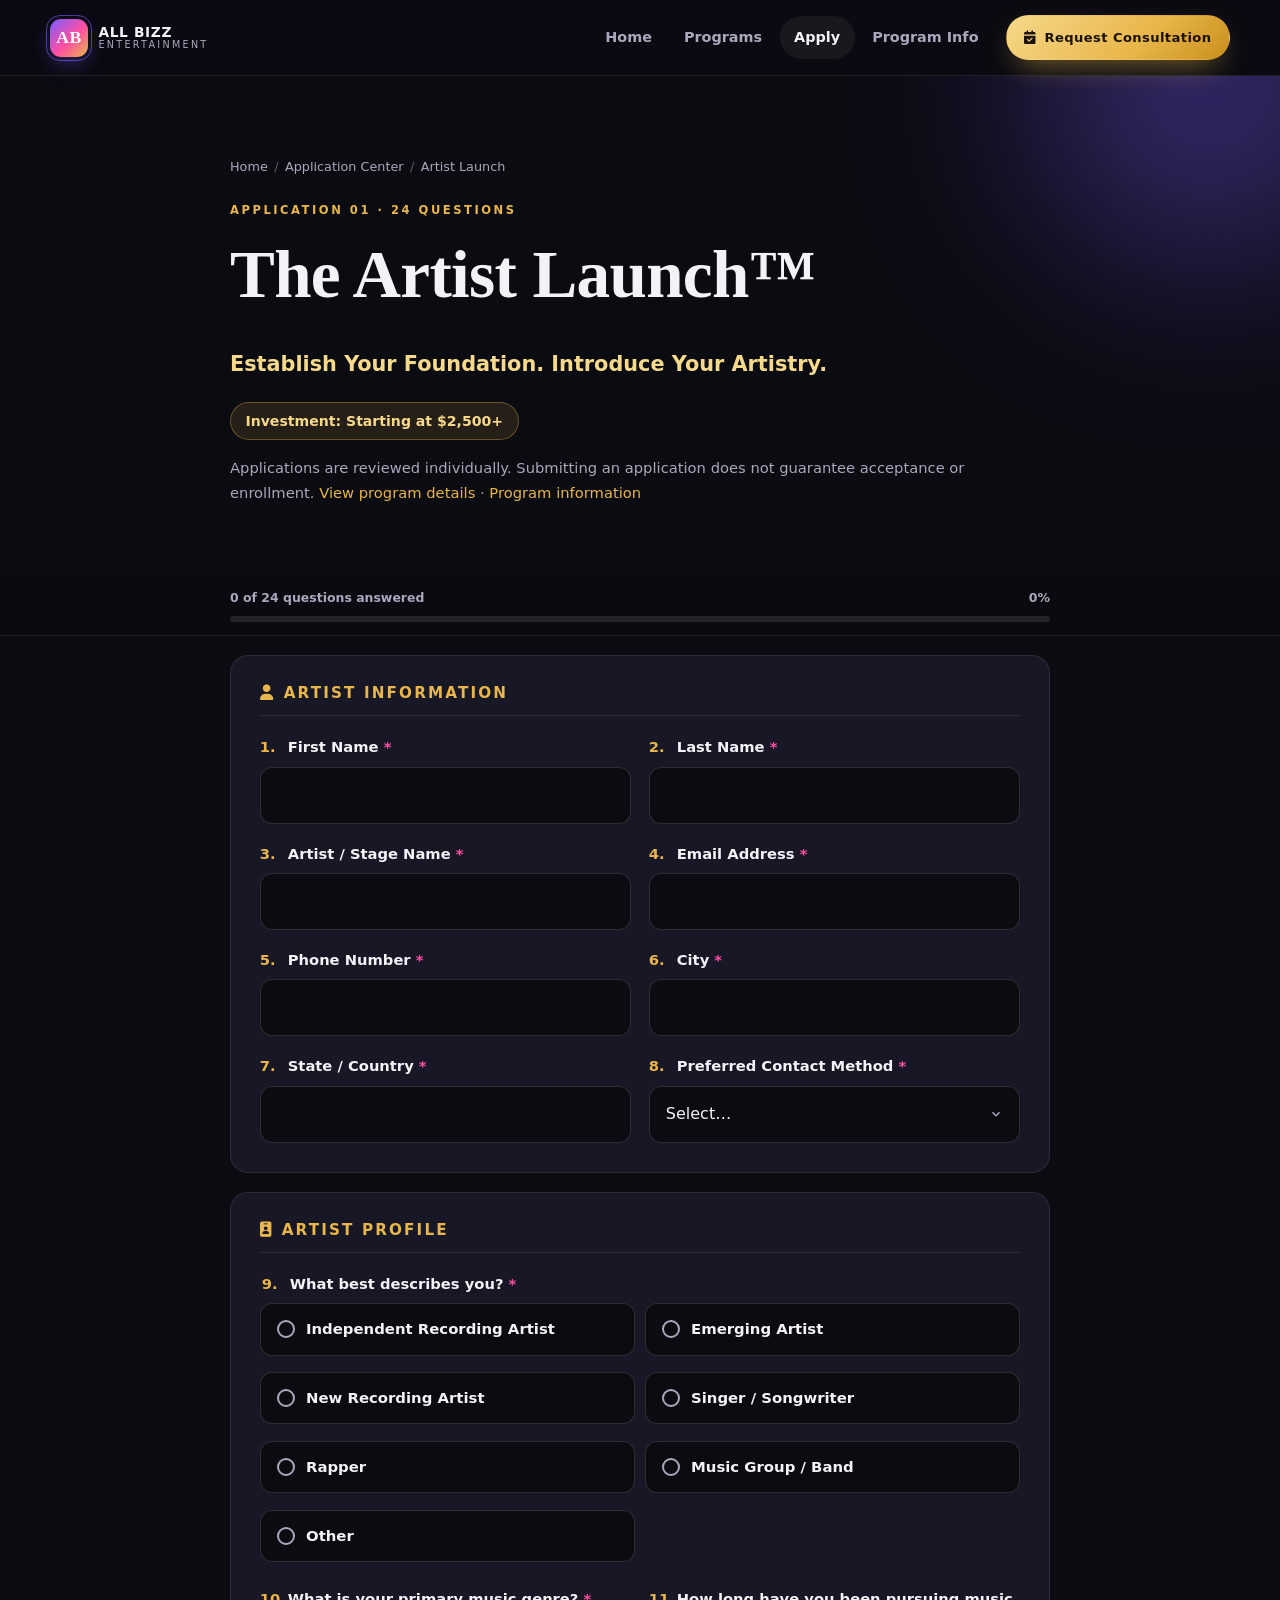
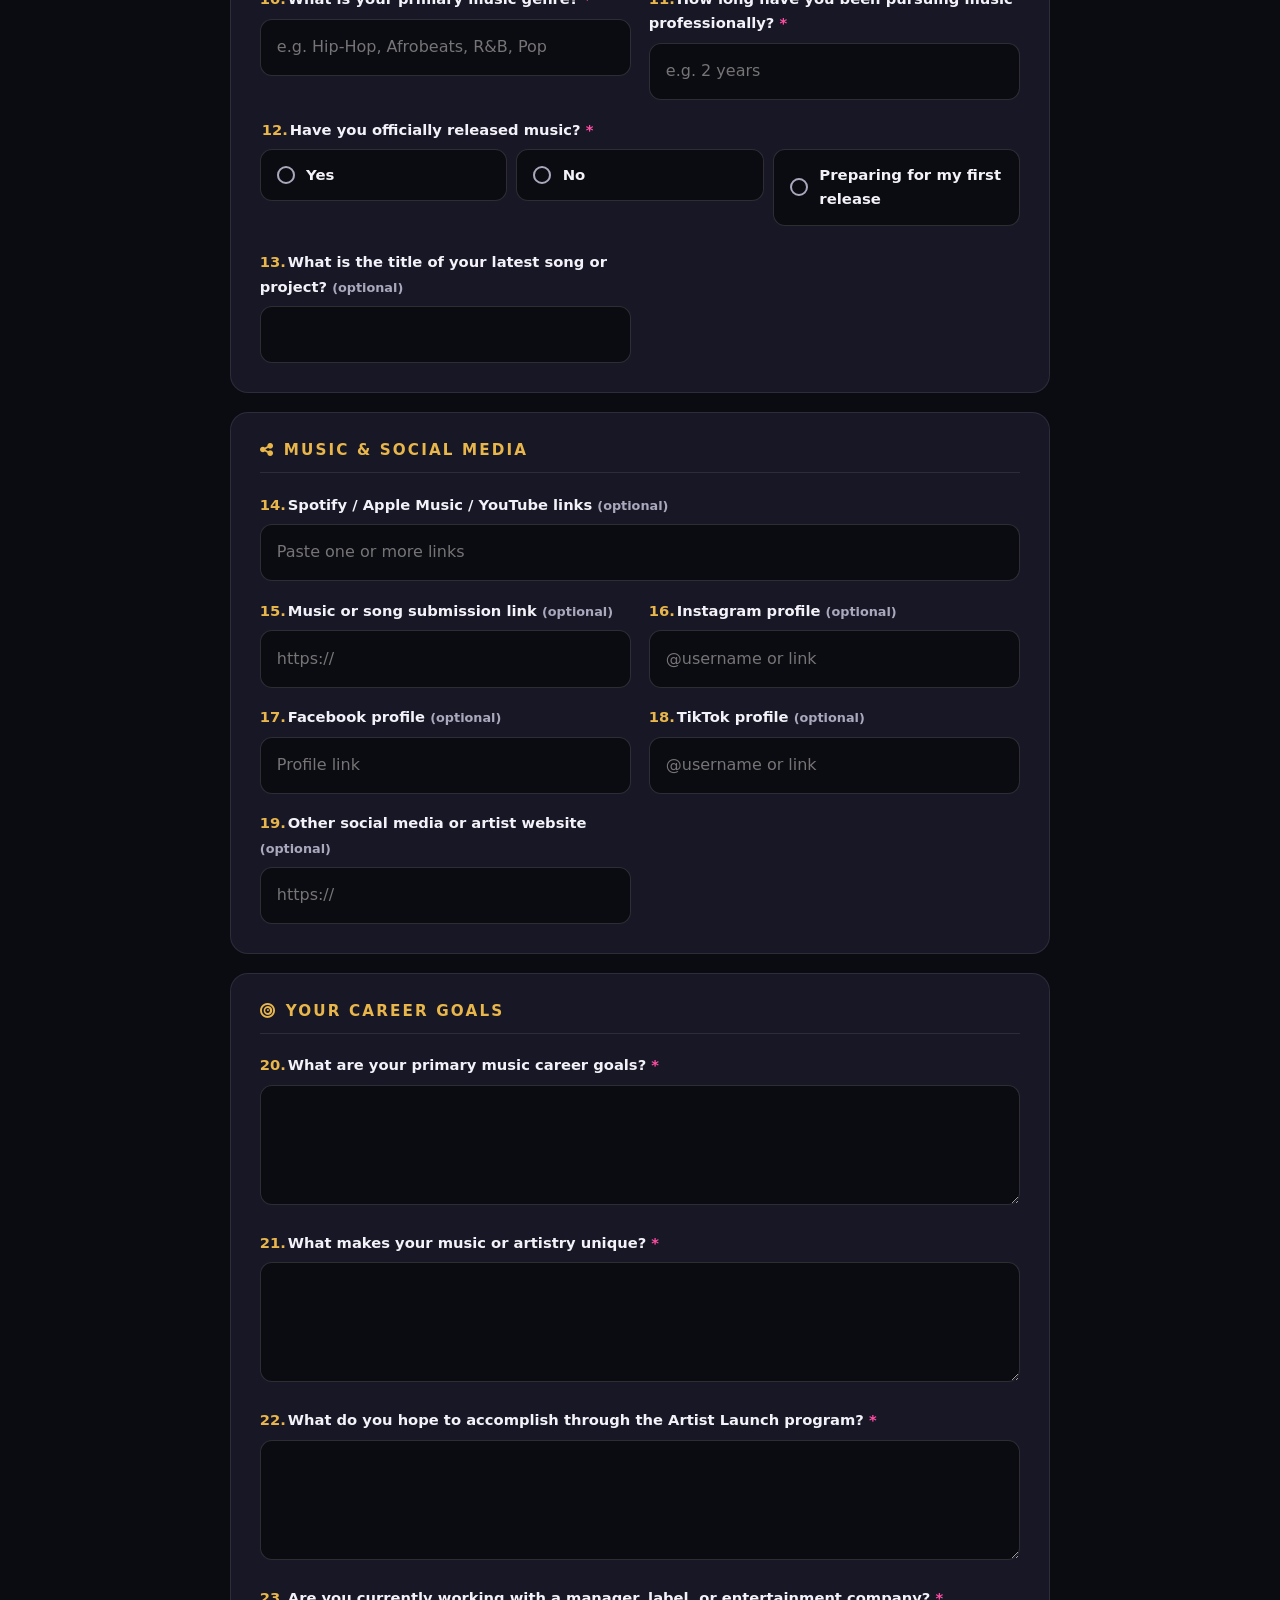
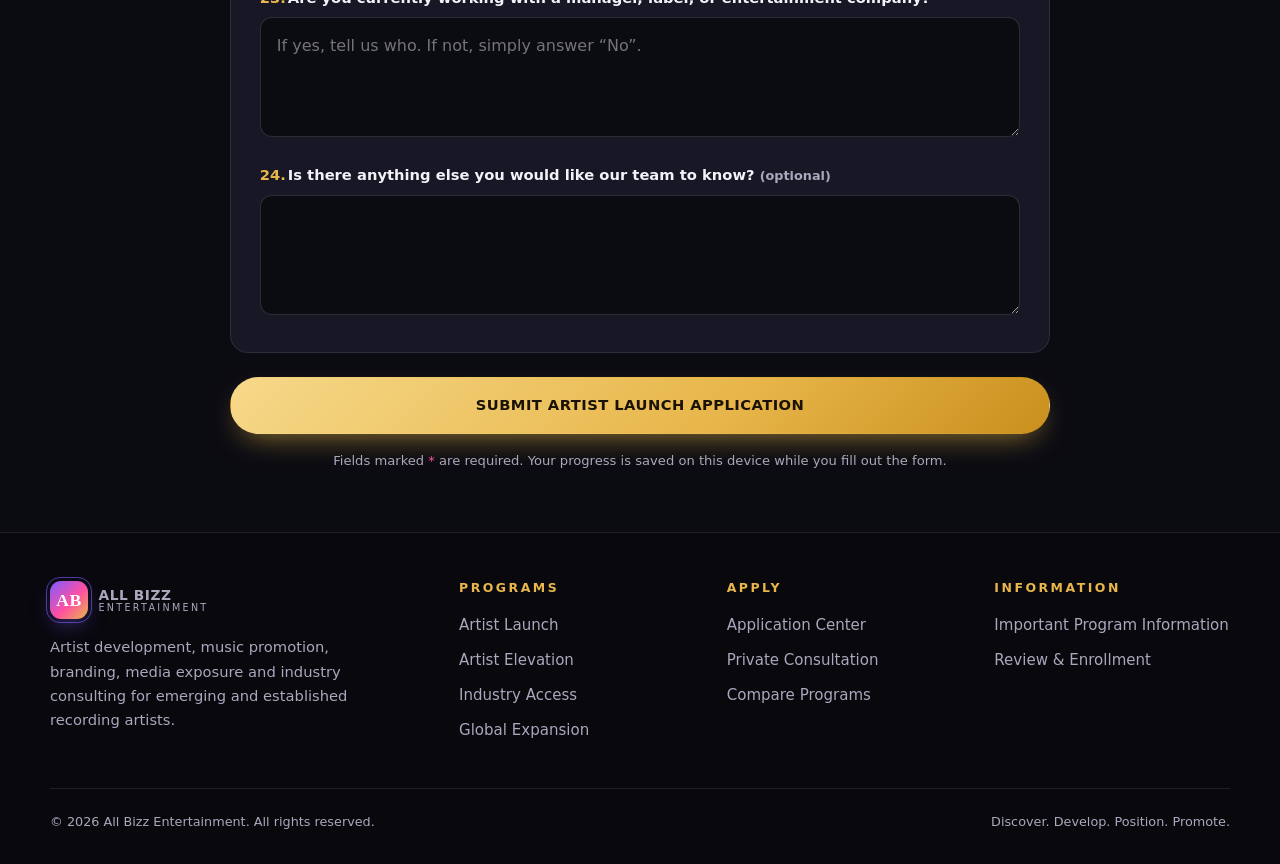
<file: applications/apply-artist-launch.html>
<!DOCTYPE html>
<html lang="en">
<head>
<meta charset="UTF-8">
<meta name="viewport" content="width=device-width, initial-scale=1, viewport-fit=cover">
<title>Apply: The Artist Launch™ | All Bizz Entertainment</title>
<meta name="description" content="Application for The Artist Launch™ — Establish Your Foundation. Introduce Your Artistry.">
<meta name="theme-color" content="#0b0b12">
<link rel="icon" href="data:image/svg+xml,%3Csvg xmlns='http://www.w3.org/2000/svg' viewBox='0 0 64 64'%3E%3Crect width='64' height='64' rx='16' fill='%237c5cff'/%3E%3Ctext x='32' y='43' font-size='30' font-family='Georgia' font-weight='700' fill='white' text-anchor='middle'%3EAB%3C/text%3E%3C/svg%3E">
<link rel="stylesheet" href="https://cdnjs.cloudflare.com/ajax/libs/font-awesome/6.5.2/css/all.min.css" crossorigin="anonymous" referrerpolicy="no-referrer">
<link rel="stylesheet" href="../assets/css/style.css">
</head>
<body>
<a class="skip-link" href="#main">Skip to content</a>
<div class="scroll-progress" aria-hidden="true"></div>
<header class="site-header">
  <div class="container header-inner">
    <a class="brand" href="../index.html" aria-label="All Bizz Entertainment home">
      <span class="brand-mark">AB</span>
      <span class="brand-text">All Bizz<small>Entertainment</small></span>
    </a>
    <button class="nav-toggle" type="button" aria-expanded="false" aria-controls="main-nav" aria-label="Open menu"><span></span></button>
    <nav class="main-nav" id="main-nav" aria-label="Main">
      <a class="nav-link" href="../index.html">Home</a><a class="nav-link" href="../programs.html">Programs</a><a class="nav-link active" href="../applications/index.html" aria-current="page">Apply</a><a class="nav-link" href="../terms-and-disclaimer.html">Program Info</a>
      <a class="btn btn-primary btn-sm" href="../consultation.html"><i class="fa-solid fa-calendar-check"></i> Request Consultation</a>
    </nav>
  </div>
</header>
<main id="main">

<section class="page-hero"><div class="container form-shell">
  <nav class="breadcrumbs" aria-label="Breadcrumb"><a href="../index.html">Home</a><span class="sep">/</span><a href="index.html">Application Center</a><span class="sep">/</span><span>Artist Launch</span></nav>
  <span class="eyebrow">Application 01 · 24 questions</span>
  <h1>The Artist Launch™</h1>
  <p class="tagline" style="color:var(--gold-2);font-weight:600;font-size:clamp(1rem,3vw,1.3rem)">Establish Your Foundation. Introduce Your Artistry.</p>
  <span class="price-tag">Investment: Starting at $2,500+</span>
  <p style="font-size:.92rem">Applications are reviewed individually. Submitting an application does not guarantee acceptance or enrollment. <a href="../programs/artist-launch.html" style="color:var(--gold)">View program details</a> · <a href="../terms-and-disclaimer.html" style="color:var(--gold)">Program information</a></p>
</div></section>
<div class="progress-wrap"><div class="container form-shell">
  <div class="progress-meta"><span data-progress-text>0 of 24 questions answered</span><span data-progress-percent>0%</span></div>
  <div class="progress-bar" aria-hidden="true"><i></i></div>
</div></div>
<div class="container form-shell" style="padding-bottom:3rem">
<form data-app-form="artist-launch" novalidate autocomplete="on">
  <input type="text" class="honey" name="website_hp" tabindex="-1" autocomplete="off" aria-hidden="true">
  <section class="form-section reveal"><h3><i class="fa-solid fa-user"></i>Artist Information</h3><div class="fields cols-2"><div class="field" data-q="1" data-required="true"><label for="q1"><span class="qn">1.</span>First Name <span class="req" aria-hidden="true">*</span></label><input type="text" id="q1" name="q1" placeholder=""><div class="err" role="alert">Please complete this field.</div></div><div class="field" data-q="2" data-required="true"><label for="q2"><span class="qn">2.</span>Last Name <span class="req" aria-hidden="true">*</span></label><input type="text" id="q2" name="q2" placeholder=""><div class="err" role="alert">Please complete this field.</div></div><div class="field" data-q="3" data-required="true"><label for="q3"><span class="qn">3.</span>Artist / Stage Name <span class="req" aria-hidden="true">*</span></label><input type="text" id="q3" name="q3" placeholder=""><div class="err" role="alert">Please complete this field.</div></div><div class="field" data-q="4" data-required="true"><label for="q4"><span class="qn">4.</span>Email Address <span class="req" aria-hidden="true">*</span></label><input type="email" id="q4" name="q4" placeholder="" autocomplete="email" inputmode="email"><div class="err" role="alert">Please complete this field.</div></div><div class="field" data-q="5" data-required="true"><label for="q5"><span class="qn">5.</span>Phone Number <span class="req" aria-hidden="true">*</span></label><input type="tel" id="q5" name="q5" placeholder="" autocomplete="tel" inputmode="tel"><div class="err" role="alert">Please complete this field.</div></div><div class="field" data-q="6" data-required="true"><label for="q6"><span class="qn">6.</span>City <span class="req" aria-hidden="true">*</span></label><input type="text" id="q6" name="q6" placeholder=""><div class="err" role="alert">Please complete this field.</div></div><div class="field" data-q="7" data-required="true"><label for="q7"><span class="qn">7.</span>State / Country <span class="req" aria-hidden="true">*</span></label><input type="text" id="q7" name="q7" placeholder=""><div class="err" role="alert">Please complete this field.</div></div><div class="field" data-q="8" data-required="true"><label for="q8"><span class="qn">8.</span>Preferred Contact Method <span class="req" aria-hidden="true">*</span></label><select id="q8" name="q8"><option value="">Select…</option><option value="Email">Email</option><option value="Phone call">Phone call</option><option value="WhatsApp">WhatsApp</option><option value="Text message">Text message</option></select><div class="err" role="alert">Please complete this field.</div></div></div></section><section class="form-section reveal"><h3><i class="fa-solid fa-id-badge"></i>Artist Profile</h3><div class="fields cols-2"><fieldset class="field full" data-q="9" data-required="true"><legend class="legend"><span class="qn">9.</span>What best describes you? <span class="req" aria-hidden="true">*</span></legend><div class="options cols-2"><label class="opt"><input type="radio" name="q9" value="Independent Recording Artist"><span>Independent Recording Artist</span></label><label class="opt"><input type="radio" name="q9" value="Emerging Artist"><span>Emerging Artist</span></label><label class="opt"><input type="radio" name="q9" value="New Recording Artist"><span>New Recording Artist</span></label><label class="opt"><input type="radio" name="q9" value="Singer / Songwriter"><span>Singer / Songwriter</span></label><label class="opt"><input type="radio" name="q9" value="Rapper"><span>Rapper</span></label><label class="opt"><input type="radio" name="q9" value="Music Group / Band"><span>Music Group / Band</span></label><label class="opt"><input type="radio" name="q9" value="Other"><span>Other</span></label></div><div class="err" role="alert">Please complete this field.</div></fieldset><div class="field" data-q="10" data-required="true"><label for="q10"><span class="qn">10.</span>What is your primary music genre? <span class="req" aria-hidden="true">*</span></label><input type="text" id="q10" name="q10" placeholder="e.g. Hip-Hop, Afrobeats, R&amp;B, Pop"><div class="err" role="alert">Please complete this field.</div></div><div class="field" data-q="11" data-required="true"><label for="q11"><span class="qn">11.</span>How long have you been pursuing music professionally? <span class="req" aria-hidden="true">*</span></label><input type="text" id="q11" name="q11" placeholder="e.g. 2 years"><div class="err" role="alert">Please complete this field.</div></div><fieldset class="field full" data-q="12" data-required="true"><legend class="legend"><span class="qn">12.</span>Have you officially released music? <span class="req" aria-hidden="true">*</span></legend><div class="options cols-3"><label class="opt"><input type="radio" name="q12" value="Yes"><span>Yes</span></label><label class="opt"><input type="radio" name="q12" value="No"><span>No</span></label><label class="opt"><input type="radio" name="q12" value="Preparing for my first release"><span>Preparing for my first release</span></label></div><div class="err" role="alert">Please complete this field.</div></fieldset><div class="field" data-q="13" data-required="false"><label for="q13"><span class="qn">13.</span>What is the title of your latest song or project? <span class="hint" style="display:inline">(optional)</span></label><input type="text" id="q13" name="q13" placeholder=""><div class="err" role="alert">Please complete this field.</div></div></div></section><section class="form-section reveal"><h3><i class="fa-solid fa-share-nodes"></i>Music &amp; Social Media</h3><div class="fields cols-2"><div class="field full" data-q="14" data-required="false"><label for="q14"><span class="qn">14.</span>Spotify / Apple Music / YouTube links <span class="hint" style="display:inline">(optional)</span></label><input type="text" id="q14" name="q14" placeholder="Paste one or more links"><div class="err" role="alert">Please complete this field.</div></div><div class="field" data-q="15" data-required="false"><label for="q15"><span class="qn">15.</span>Music or song submission link <span class="hint" style="display:inline">(optional)</span></label><input type="url" id="q15" name="q15" placeholder="https://" inputmode="url" autocapitalize="off"><div class="err" role="alert">Please complete this field.</div></div><div class="field" data-q="16" data-required="false"><label for="q16"><span class="qn">16.</span>Instagram profile <span class="hint" style="display:inline">(optional)</span></label><input type="text" id="q16" name="q16" placeholder="@username or link"><div class="err" role="alert">Please complete this field.</div></div><div class="field" data-q="17" data-required="false"><label for="q17"><span class="qn">17.</span>Facebook profile <span class="hint" style="display:inline">(optional)</span></label><input type="text" id="q17" name="q17" placeholder="Profile link"><div class="err" role="alert">Please complete this field.</div></div><div class="field" data-q="18" data-required="false"><label for="q18"><span class="qn">18.</span>TikTok profile <span class="hint" style="display:inline">(optional)</span></label><input type="text" id="q18" name="q18" placeholder="@username or link"><div class="err" role="alert">Please complete this field.</div></div><div class="field" data-q="19" data-required="false"><label for="q19"><span class="qn">19.</span>Other social media or artist website <span class="hint" style="display:inline">(optional)</span></label><input type="text" id="q19" name="q19" placeholder="https://"><div class="err" role="alert">Please complete this field.</div></div></div></section><section class="form-section reveal"><h3><i class="fa-solid fa-bullseye"></i>Your Career Goals</h3><div class="fields cols-2"><div class="field full" data-q="20" data-required="true"><label for="q20"><span class="qn">20.</span>What are your primary music career goals? <span class="req" aria-hidden="true">*</span></label><textarea id="q20" name="q20" placeholder=""></textarea><div class="err" role="alert">Please complete this field.</div></div><div class="field full" data-q="21" data-required="true"><label for="q21"><span class="qn">21.</span>What makes your music or artistry unique? <span class="req" aria-hidden="true">*</span></label><textarea id="q21" name="q21" placeholder=""></textarea><div class="err" role="alert">Please complete this field.</div></div><div class="field full" data-q="22" data-required="true"><label for="q22"><span class="qn">22.</span>What do you hope to accomplish through the Artist Launch program? <span class="req" aria-hidden="true">*</span></label><textarea id="q22" name="q22" placeholder=""></textarea><div class="err" role="alert">Please complete this field.</div></div><div class="field full" data-q="23" data-required="true"><label for="q23"><span class="qn">23.</span>Are you currently working with a manager, label, or entertainment company? <span class="req" aria-hidden="true">*</span></label><textarea id="q23" name="q23" placeholder="If yes, tell us who. If not, simply answer “No”."></textarea><div class="err" role="alert">Please complete this field.</div></div><div class="field full" data-q="24" data-required="false"><label for="q24"><span class="qn">24.</span>Is there anything else you would like our team to know? <span class="hint" style="display:inline">(optional)</span></label><textarea id="q24" name="q24" placeholder=""></textarea><div class="err" role="alert">Please complete this field.</div></div></div></section>
  <div class="form-submit">
    <button class="btn btn-primary btn-block" type="submit">SUBMIT ARTIST LAUNCH APPLICATION</button>
    <p class="form-note">Fields marked <span class="req">*</span> are required. Your progress is saved on this device while you fill out the form.</p>
  </div>
</form>
<div class="form-success" role="status" aria-live="polite"><div class="tick"><i class="fa-solid fa-check"></i></div><h2>Application received</h2><p>Your application and submitted materials have been received for consideration. Applications are reviewed individually, and qualified applicants may be invited to schedule a private consultation.</p><a class="btn btn-ghost" href="../index.html" data-home>Back to Home</a></div>
</div>

</main>
<footer class="site-footer">
  <div class="container">
    <div class="footer-grid">
      <div>
        <a class="brand" href="../index.html"><span class="brand-mark">AB</span><span class="brand-text">All Bizz<small>Entertainment</small></span></a>
        <p style="margin-top:1rem;max-width:34ch;font-size:.92rem">Artist development, music promotion, branding, media exposure and industry consulting for emerging and established recording artists.</p>
      </div>
      <div><h4>Programs</h4><ul><li><a href="../programs/artist-launch.html">Artist Launch</a></li><li><a href="../programs/artist-elevation.html">Artist Elevation</a></li><li><a href="../programs/industry-access.html">Industry Access</a></li><li><a href="../programs/global-expansion.html">Global Expansion</a></li></ul></div>
      <div><h4>Apply</h4><ul>
        <li><a href="../applications/index.html">Application Center</a></li>
        <li><a href="../consultation.html">Private Consultation</a></li>
        <li><a href="../programs.html">Compare Programs</a></li>
      </ul></div>
      <div><h4>Information</h4><ul>
        <li><a href="../terms-and-disclaimer.html">Important Program Information</a></li>
        <li><a href="../index.html#process">Review &amp; Enrollment</a></li>
      </ul></div>
    </div>
    <div class="footer-bottom">
      <span>© <span id="year">2026</span> All Bizz Entertainment. All rights reserved.</span>
      <span>Discover. Develop. Position. Promote.</span>
    </div>
  </div>
</footer>

<script src="../assets/js/main.js"></script>
</body>
</html>
</file>
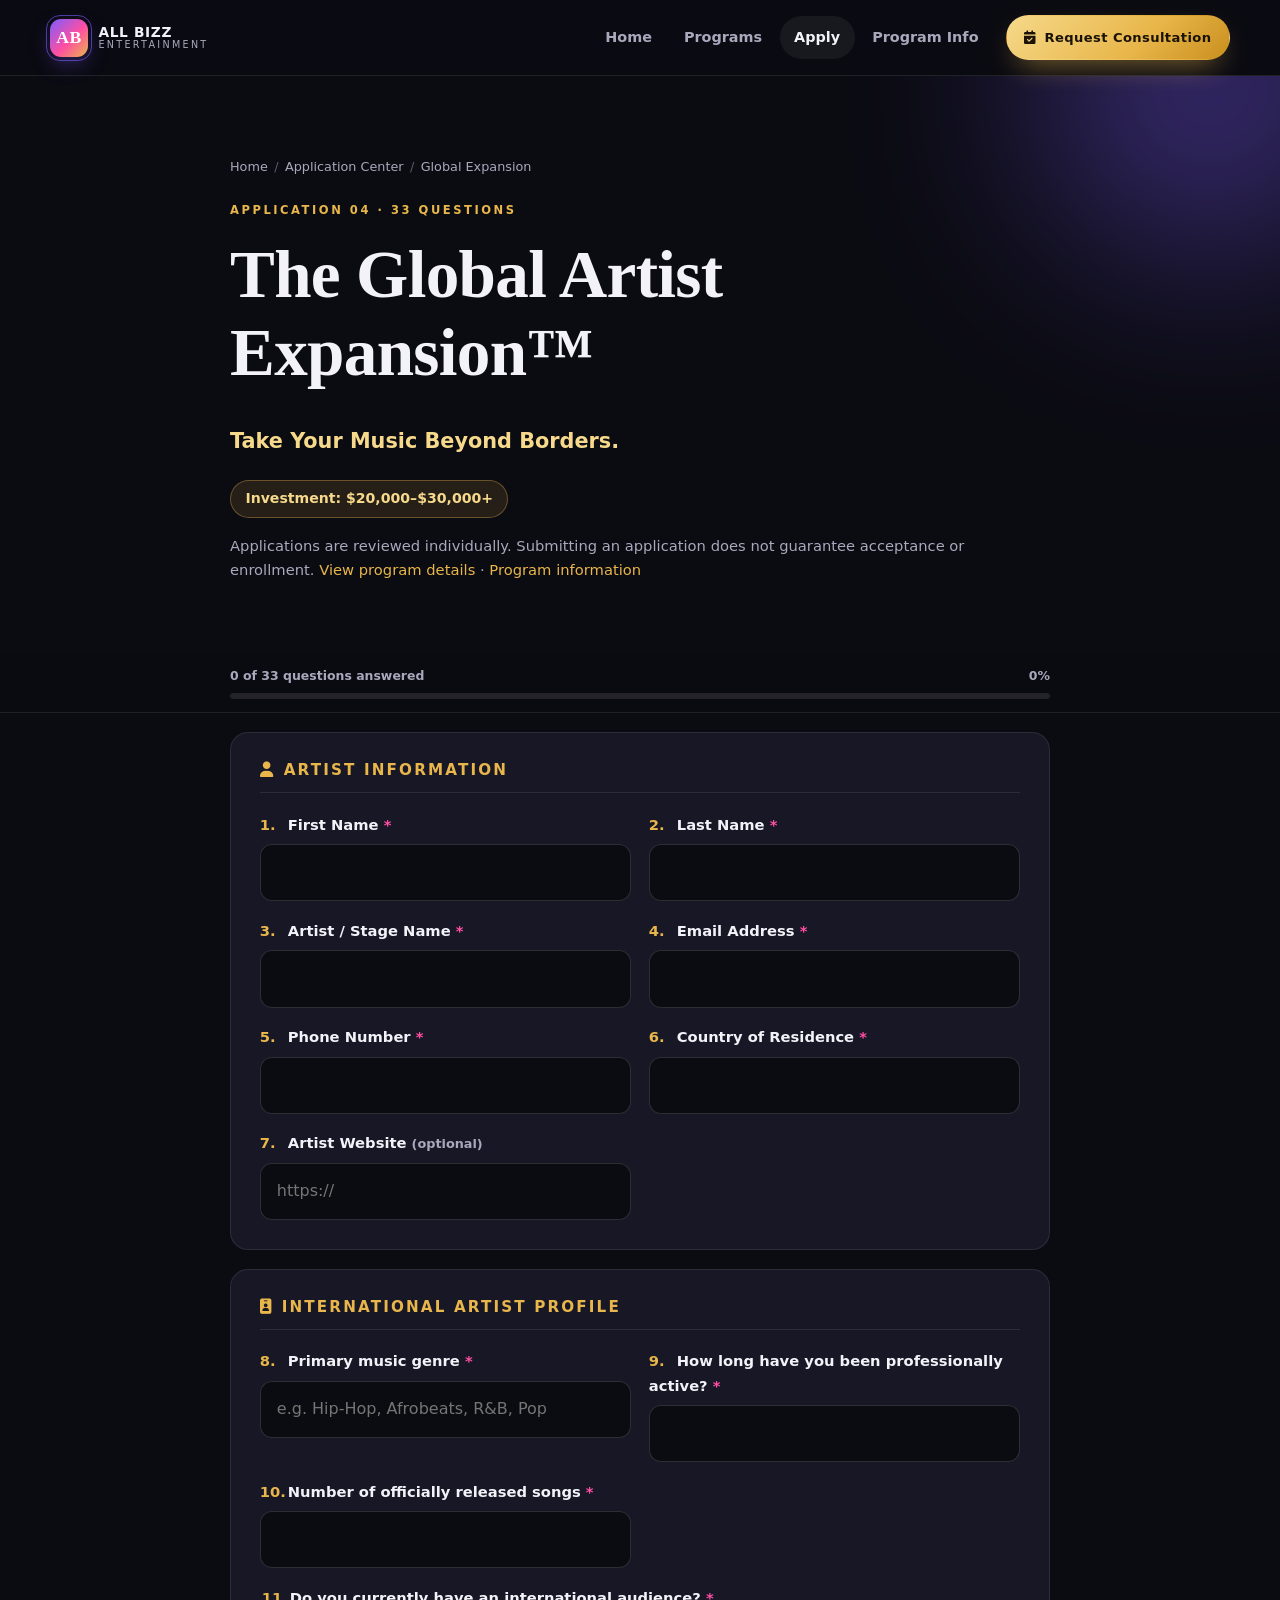
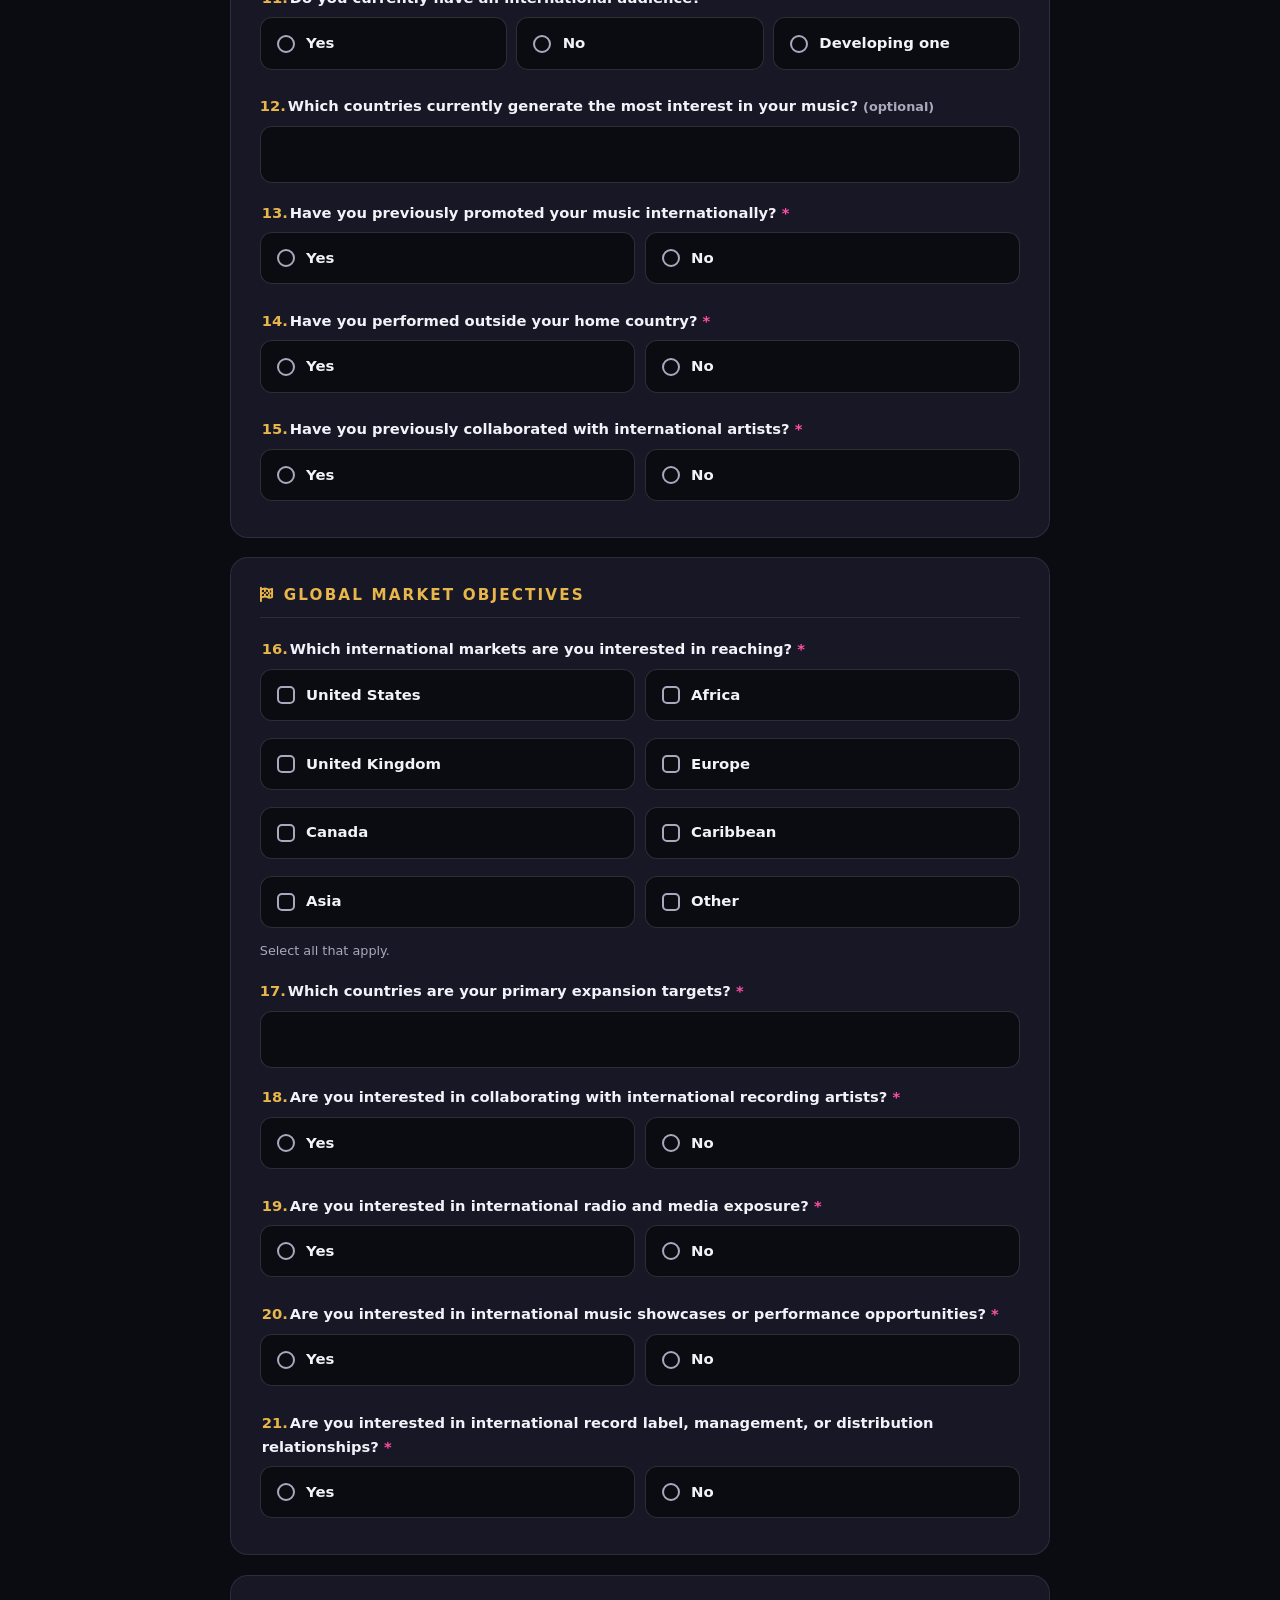
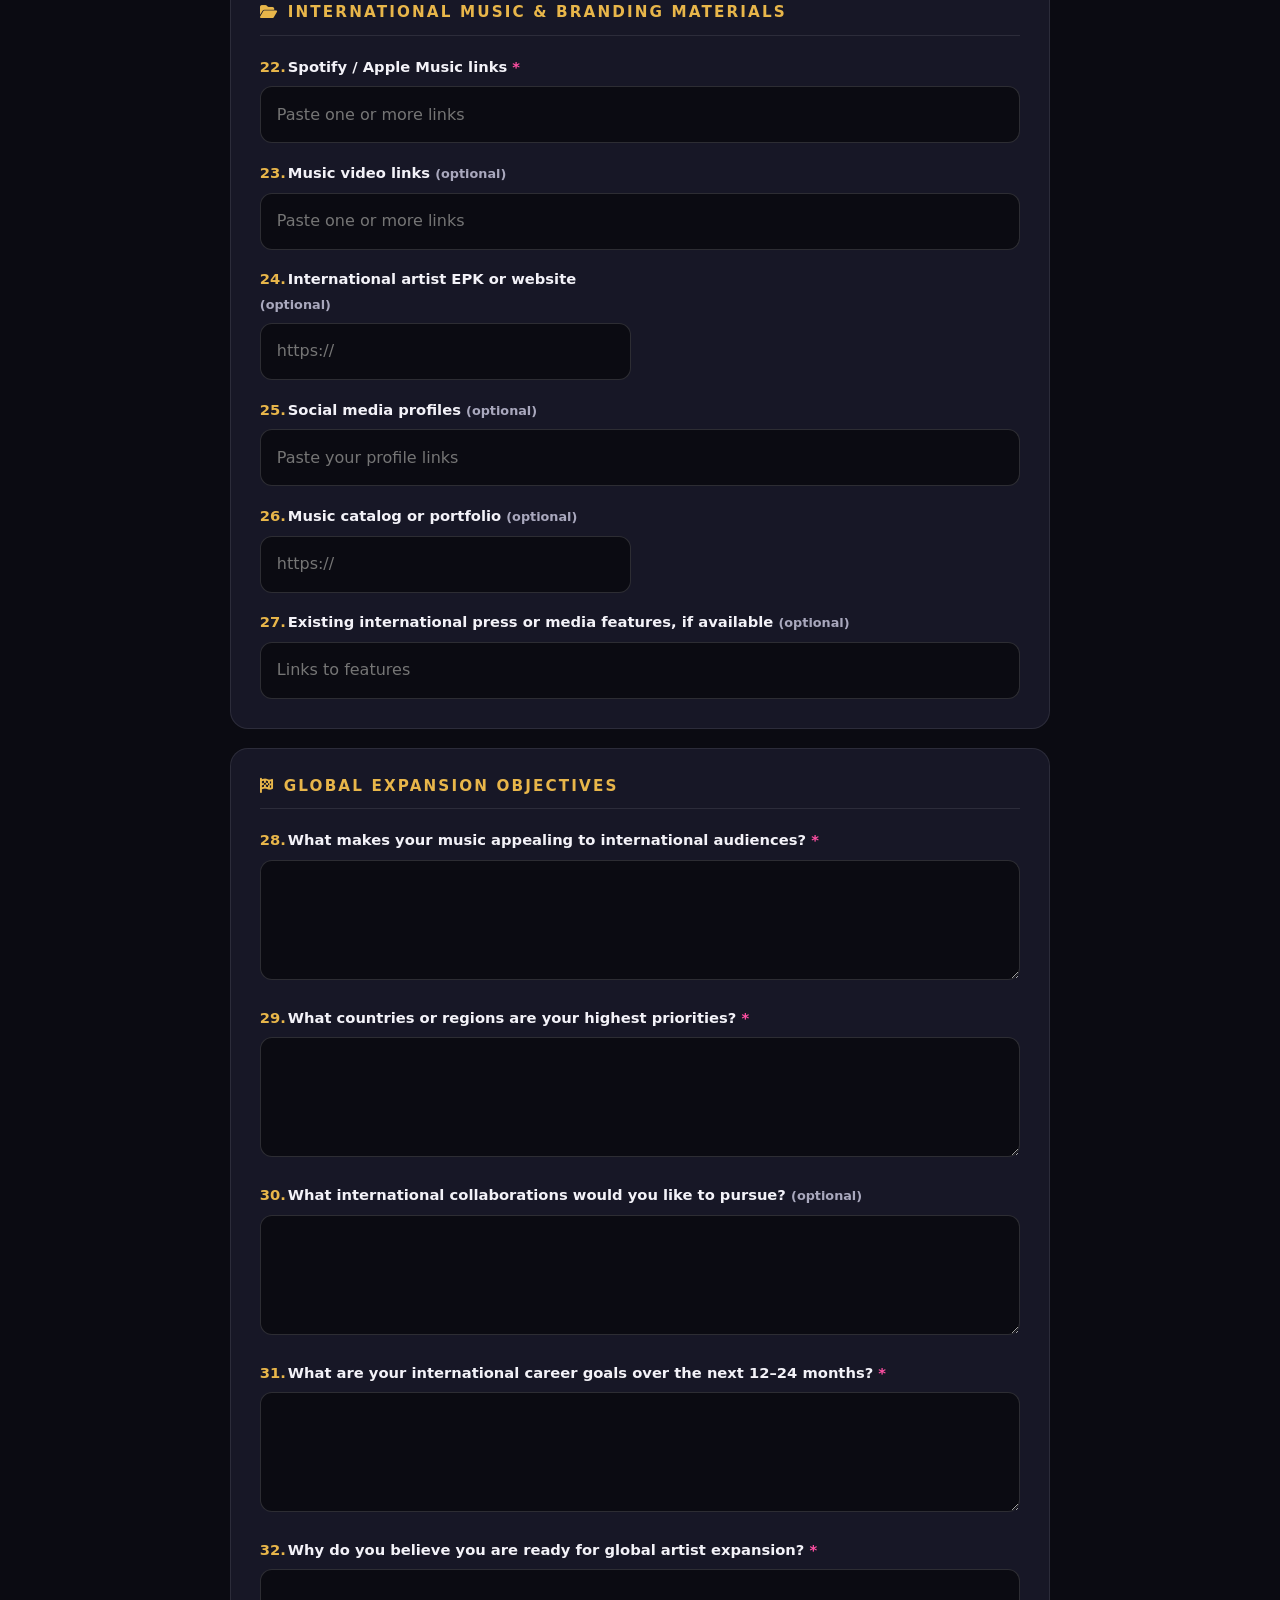
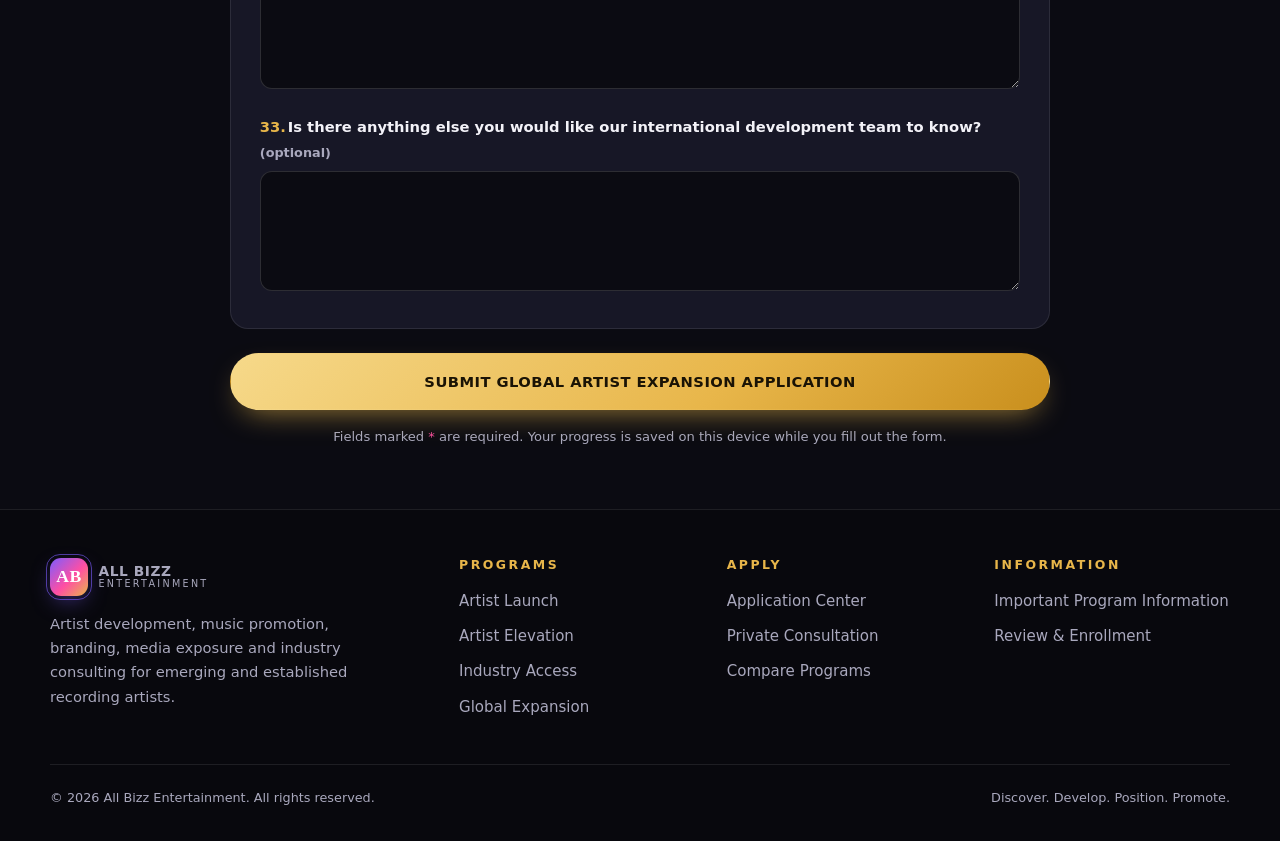
<file: applications/apply-global-expansion.html>
<!DOCTYPE html>
<html lang="en">
<head>
<meta charset="UTF-8">
<meta name="viewport" content="width=device-width, initial-scale=1, viewport-fit=cover">
<title>Apply: The Global Artist Expansion™ | All Bizz Entertainment</title>
<meta name="description" content="Application for The Global Artist Expansion™ — Take Your Music Beyond Borders.">
<meta name="theme-color" content="#0b0b12">
<link rel="icon" href="data:image/svg+xml,%3Csvg xmlns='http://www.w3.org/2000/svg' viewBox='0 0 64 64'%3E%3Crect width='64' height='64' rx='16' fill='%237c5cff'/%3E%3Ctext x='32' y='43' font-size='30' font-family='Georgia' font-weight='700' fill='white' text-anchor='middle'%3EAB%3C/text%3E%3C/svg%3E">
<link rel="stylesheet" href="https://cdnjs.cloudflare.com/ajax/libs/font-awesome/6.5.2/css/all.min.css" crossorigin="anonymous" referrerpolicy="no-referrer">
<link rel="stylesheet" href="../assets/css/style.css">
</head>
<body>
<a class="skip-link" href="#main">Skip to content</a>
<div class="scroll-progress" aria-hidden="true"></div>
<header class="site-header">
  <div class="container header-inner">
    <a class="brand" href="../index.html" aria-label="All Bizz Entertainment home">
      <span class="brand-mark">AB</span>
      <span class="brand-text">All Bizz<small>Entertainment</small></span>
    </a>
    <button class="nav-toggle" type="button" aria-expanded="false" aria-controls="main-nav" aria-label="Open menu"><span></span></button>
    <nav class="main-nav" id="main-nav" aria-label="Main">
      <a class="nav-link" href="../index.html">Home</a><a class="nav-link" href="../programs.html">Programs</a><a class="nav-link active" href="../applications/index.html" aria-current="page">Apply</a><a class="nav-link" href="../terms-and-disclaimer.html">Program Info</a>
      <a class="btn btn-primary btn-sm" href="../consultation.html"><i class="fa-solid fa-calendar-check"></i> Request Consultation</a>
    </nav>
  </div>
</header>
<main id="main">

<section class="page-hero"><div class="container form-shell">
  <nav class="breadcrumbs" aria-label="Breadcrumb"><a href="../index.html">Home</a><span class="sep">/</span><a href="index.html">Application Center</a><span class="sep">/</span><span>Global Expansion</span></nav>
  <span class="eyebrow">Application 04 · 33 questions</span>
  <h1>The Global Artist Expansion™</h1>
  <p class="tagline" style="color:var(--gold-2);font-weight:600;font-size:clamp(1rem,3vw,1.3rem)">Take Your Music Beyond Borders.</p>
  <span class="price-tag">Investment: $20,000–$30,000+</span>
  <p style="font-size:.92rem">Applications are reviewed individually. Submitting an application does not guarantee acceptance or enrollment. <a href="../programs/global-expansion.html" style="color:var(--gold)">View program details</a> · <a href="../terms-and-disclaimer.html" style="color:var(--gold)">Program information</a></p>
</div></section>
<div class="progress-wrap"><div class="container form-shell">
  <div class="progress-meta"><span data-progress-text>0 of 33 questions answered</span><span data-progress-percent>0%</span></div>
  <div class="progress-bar" aria-hidden="true"><i></i></div>
</div></div>
<div class="container form-shell" style="padding-bottom:3rem">
<form data-app-form="global-expansion" novalidate autocomplete="on">
  <input type="text" class="honey" name="website_hp" tabindex="-1" autocomplete="off" aria-hidden="true">
  <section class="form-section reveal"><h3><i class="fa-solid fa-user"></i>Artist Information</h3><div class="fields cols-2"><div class="field" data-q="1" data-required="true"><label for="q1"><span class="qn">1.</span>First Name <span class="req" aria-hidden="true">*</span></label><input type="text" id="q1" name="q1" placeholder=""><div class="err" role="alert">Please complete this field.</div></div><div class="field" data-q="2" data-required="true"><label for="q2"><span class="qn">2.</span>Last Name <span class="req" aria-hidden="true">*</span></label><input type="text" id="q2" name="q2" placeholder=""><div class="err" role="alert">Please complete this field.</div></div><div class="field" data-q="3" data-required="true"><label for="q3"><span class="qn">3.</span>Artist / Stage Name <span class="req" aria-hidden="true">*</span></label><input type="text" id="q3" name="q3" placeholder=""><div class="err" role="alert">Please complete this field.</div></div><div class="field" data-q="4" data-required="true"><label for="q4"><span class="qn">4.</span>Email Address <span class="req" aria-hidden="true">*</span></label><input type="email" id="q4" name="q4" placeholder="" autocomplete="email" inputmode="email"><div class="err" role="alert">Please complete this field.</div></div><div class="field" data-q="5" data-required="true"><label for="q5"><span class="qn">5.</span>Phone Number <span class="req" aria-hidden="true">*</span></label><input type="tel" id="q5" name="q5" placeholder="" autocomplete="tel" inputmode="tel"><div class="err" role="alert">Please complete this field.</div></div><div class="field" data-q="6" data-required="true"><label for="q6"><span class="qn">6.</span>Country of Residence <span class="req" aria-hidden="true">*</span></label><input type="text" id="q6" name="q6" placeholder=""><div class="err" role="alert">Please complete this field.</div></div><div class="field" data-q="7" data-required="false"><label for="q7"><span class="qn">7.</span>Artist Website <span class="hint" style="display:inline">(optional)</span></label><input type="url" id="q7" name="q7" placeholder="https://" inputmode="url" autocapitalize="off"><div class="err" role="alert">Please complete this field.</div></div></div></section><section class="form-section reveal"><h3><i class="fa-solid fa-id-badge"></i>International Artist Profile</h3><div class="fields cols-2"><div class="field" data-q="8" data-required="true"><label for="q8"><span class="qn">8.</span>Primary music genre <span class="req" aria-hidden="true">*</span></label><input type="text" id="q8" name="q8" placeholder="e.g. Hip-Hop, Afrobeats, R&amp;B, Pop"><div class="err" role="alert">Please complete this field.</div></div><div class="field" data-q="9" data-required="true"><label for="q9"><span class="qn">9.</span>How long have you been professionally active? <span class="req" aria-hidden="true">*</span></label><input type="text" id="q9" name="q9" placeholder=""><div class="err" role="alert">Please complete this field.</div></div><div class="field" data-q="10" data-required="true"><label for="q10"><span class="qn">10.</span>Number of officially released songs <span class="req" aria-hidden="true">*</span></label><input type="number" id="q10" name="q10" placeholder="" min="0" inputmode="numeric"><div class="err" role="alert">Please complete this field.</div></div><fieldset class="field full" data-q="11" data-required="true"><legend class="legend"><span class="qn">11.</span>Do you currently have an international audience? <span class="req" aria-hidden="true">*</span></legend><div class="options cols-3"><label class="opt"><input type="radio" name="q11" value="Yes"><span>Yes</span></label><label class="opt"><input type="radio" name="q11" value="No"><span>No</span></label><label class="opt"><input type="radio" name="q11" value="Developing one"><span>Developing one</span></label></div><div class="err" role="alert">Please complete this field.</div></fieldset><div class="field full" data-q="12" data-required="false"><label for="q12"><span class="qn">12.</span>Which countries currently generate the most interest in your music? <span class="hint" style="display:inline">(optional)</span></label><input type="text" id="q12" name="q12" placeholder=""><div class="err" role="alert">Please complete this field.</div></div><fieldset class="field full" data-q="13" data-required="true"><legend class="legend"><span class="qn">13.</span>Have you previously promoted your music internationally? <span class="req" aria-hidden="true">*</span></legend><div class="options cols-2"><label class="opt"><input type="radio" name="q13" value="Yes"><span>Yes</span></label><label class="opt"><input type="radio" name="q13" value="No"><span>No</span></label></div><div class="err" role="alert">Please complete this field.</div></fieldset><fieldset class="field full" data-q="14" data-required="true"><legend class="legend"><span class="qn">14.</span>Have you performed outside your home country? <span class="req" aria-hidden="true">*</span></legend><div class="options cols-2"><label class="opt"><input type="radio" name="q14" value="Yes"><span>Yes</span></label><label class="opt"><input type="radio" name="q14" value="No"><span>No</span></label></div><div class="err" role="alert">Please complete this field.</div></fieldset><fieldset class="field full" data-q="15" data-required="true"><legend class="legend"><span class="qn">15.</span>Have you previously collaborated with international artists? <span class="req" aria-hidden="true">*</span></legend><div class="options cols-2"><label class="opt"><input type="radio" name="q15" value="Yes"><span>Yes</span></label><label class="opt"><input type="radio" name="q15" value="No"><span>No</span></label></div><div class="err" role="alert">Please complete this field.</div></fieldset></div></section><section class="form-section reveal"><h3><i class="fa-solid fa-flag-checkered"></i>Global Market Objectives</h3><div class="fields cols-2"><fieldset class="field full" data-q="16" data-required="true"><legend class="legend"><span class="qn">16.</span>Which international markets are you interested in reaching? <span class="req" aria-hidden="true">*</span></legend><div class="options cols-2"><label class="opt"><input type="checkbox" name="q16" value="United States"><span>United States</span></label><label class="opt"><input type="checkbox" name="q16" value="Africa"><span>Africa</span></label><label class="opt"><input type="checkbox" name="q16" value="United Kingdom"><span>United Kingdom</span></label><label class="opt"><input type="checkbox" name="q16" value="Europe"><span>Europe</span></label><label class="opt"><input type="checkbox" name="q16" value="Canada"><span>Canada</span></label><label class="opt"><input type="checkbox" name="q16" value="Caribbean"><span>Caribbean</span></label><label class="opt"><input type="checkbox" name="q16" value="Asia"><span>Asia</span></label><label class="opt"><input type="checkbox" name="q16" value="Other"><span>Other</span></label></div><div class="hint">Select all that apply.</div><div class="err" role="alert">Please complete this field.</div></fieldset><div class="field full" data-q="17" data-required="true"><label for="q17"><span class="qn">17.</span>Which countries are your primary expansion targets? <span class="req" aria-hidden="true">*</span></label><input type="text" id="q17" name="q17" placeholder=""><div class="err" role="alert">Please complete this field.</div></div><fieldset class="field full" data-q="18" data-required="true"><legend class="legend"><span class="qn">18.</span>Are you interested in collaborating with international recording artists? <span class="req" aria-hidden="true">*</span></legend><div class="options cols-2"><label class="opt"><input type="radio" name="q18" value="Yes"><span>Yes</span></label><label class="opt"><input type="radio" name="q18" value="No"><span>No</span></label></div><div class="err" role="alert">Please complete this field.</div></fieldset><fieldset class="field full" data-q="19" data-required="true"><legend class="legend"><span class="qn">19.</span>Are you interested in international radio and media exposure? <span class="req" aria-hidden="true">*</span></legend><div class="options cols-2"><label class="opt"><input type="radio" name="q19" value="Yes"><span>Yes</span></label><label class="opt"><input type="radio" name="q19" value="No"><span>No</span></label></div><div class="err" role="alert">Please complete this field.</div></fieldset><fieldset class="field full" data-q="20" data-required="true"><legend class="legend"><span class="qn">20.</span>Are you interested in international music showcases or performance opportunities? <span class="req" aria-hidden="true">*</span></legend><div class="options cols-2"><label class="opt"><input type="radio" name="q20" value="Yes"><span>Yes</span></label><label class="opt"><input type="radio" name="q20" value="No"><span>No</span></label></div><div class="err" role="alert">Please complete this field.</div></fieldset><fieldset class="field full" data-q="21" data-required="true"><legend class="legend"><span class="qn">21.</span>Are you interested in international record label, management, or distribution relationships? <span class="req" aria-hidden="true">*</span></legend><div class="options cols-2"><label class="opt"><input type="radio" name="q21" value="Yes"><span>Yes</span></label><label class="opt"><input type="radio" name="q21" value="No"><span>No</span></label></div><div class="err" role="alert">Please complete this field.</div></fieldset></div></section><section class="form-section reveal"><h3><i class="fa-solid fa-folder-open"></i>International Music &amp; Branding Materials</h3><div class="fields cols-2"><div class="field full" data-q="22" data-required="true"><label for="q22"><span class="qn">22.</span>Spotify / Apple Music links <span class="req" aria-hidden="true">*</span></label><input type="text" id="q22" name="q22" placeholder="Paste one or more links"><div class="err" role="alert">Please complete this field.</div></div><div class="field full" data-q="23" data-required="false"><label for="q23"><span class="qn">23.</span>Music video links <span class="hint" style="display:inline">(optional)</span></label><input type="text" id="q23" name="q23" placeholder="Paste one or more links"><div class="err" role="alert">Please complete this field.</div></div><div class="field" data-q="24" data-required="false"><label for="q24"><span class="qn">24.</span>International artist EPK or website <span class="hint" style="display:inline">(optional)</span></label><input type="url" id="q24" name="q24" placeholder="https://" inputmode="url" autocapitalize="off"><div class="err" role="alert">Please complete this field.</div></div><div class="field full" data-q="25" data-required="false"><label for="q25"><span class="qn">25.</span>Social media profiles <span class="hint" style="display:inline">(optional)</span></label><input type="text" id="q25" name="q25" placeholder="Paste your profile links"><div class="err" role="alert">Please complete this field.</div></div><div class="field" data-q="26" data-required="false"><label for="q26"><span class="qn">26.</span>Music catalog or portfolio <span class="hint" style="display:inline">(optional)</span></label><input type="url" id="q26" name="q26" placeholder="https://" inputmode="url" autocapitalize="off"><div class="err" role="alert">Please complete this field.</div></div><div class="field full" data-q="27" data-required="false"><label for="q27"><span class="qn">27.</span>Existing international press or media features, if available <span class="hint" style="display:inline">(optional)</span></label><input type="text" id="q27" name="q27" placeholder="Links to features"><div class="err" role="alert">Please complete this field.</div></div></div></section><section class="form-section reveal"><h3><i class="fa-solid fa-flag-checkered"></i>Global Expansion Objectives</h3><div class="fields cols-2"><div class="field full" data-q="28" data-required="true"><label for="q28"><span class="qn">28.</span>What makes your music appealing to international audiences? <span class="req" aria-hidden="true">*</span></label><textarea id="q28" name="q28" placeholder=""></textarea><div class="err" role="alert">Please complete this field.</div></div><div class="field full" data-q="29" data-required="true"><label for="q29"><span class="qn">29.</span>What countries or regions are your highest priorities? <span class="req" aria-hidden="true">*</span></label><textarea id="q29" name="q29" placeholder=""></textarea><div class="err" role="alert">Please complete this field.</div></div><div class="field full" data-q="30" data-required="false"><label for="q30"><span class="qn">30.</span>What international collaborations would you like to pursue? <span class="hint" style="display:inline">(optional)</span></label><textarea id="q30" name="q30" placeholder=""></textarea><div class="err" role="alert">Please complete this field.</div></div><div class="field full" data-q="31" data-required="true"><label for="q31"><span class="qn">31.</span>What are your international career goals over the next 12–24 months? <span class="req" aria-hidden="true">*</span></label><textarea id="q31" name="q31" placeholder=""></textarea><div class="err" role="alert">Please complete this field.</div></div><div class="field full" data-q="32" data-required="true"><label for="q32"><span class="qn">32.</span>Why do you believe you are ready for global artist expansion? <span class="req" aria-hidden="true">*</span></label><textarea id="q32" name="q32" placeholder=""></textarea><div class="err" role="alert">Please complete this field.</div></div><div class="field full" data-q="33" data-required="false"><label for="q33"><span class="qn">33.</span>Is there anything else you would like our international development team to know? <span class="hint" style="display:inline">(optional)</span></label><textarea id="q33" name="q33" placeholder=""></textarea><div class="err" role="alert">Please complete this field.</div></div></div></section>
  <div class="form-submit">
    <button class="btn btn-primary btn-block" type="submit">SUBMIT GLOBAL ARTIST EXPANSION APPLICATION</button>
    <p class="form-note">Fields marked <span class="req">*</span> are required. Your progress is saved on this device while you fill out the form.</p>
  </div>
</form>
<div class="form-success" role="status" aria-live="polite"><div class="tick"><i class="fa-solid fa-check"></i></div><h2>Application received</h2><p>Your application and submitted materials have been received for consideration. Applications are reviewed individually, and qualified applicants may be invited to schedule a private consultation.</p><a class="btn btn-ghost" href="../index.html" data-home>Back to Home</a></div>
</div>

</main>
<footer class="site-footer">
  <div class="container">
    <div class="footer-grid">
      <div>
        <a class="brand" href="../index.html"><span class="brand-mark">AB</span><span class="brand-text">All Bizz<small>Entertainment</small></span></a>
        <p style="margin-top:1rem;max-width:34ch;font-size:.92rem">Artist development, music promotion, branding, media exposure and industry consulting for emerging and established recording artists.</p>
      </div>
      <div><h4>Programs</h4><ul><li><a href="../programs/artist-launch.html">Artist Launch</a></li><li><a href="../programs/artist-elevation.html">Artist Elevation</a></li><li><a href="../programs/industry-access.html">Industry Access</a></li><li><a href="../programs/global-expansion.html">Global Expansion</a></li></ul></div>
      <div><h4>Apply</h4><ul>
        <li><a href="../applications/index.html">Application Center</a></li>
        <li><a href="../consultation.html">Private Consultation</a></li>
        <li><a href="../programs.html">Compare Programs</a></li>
      </ul></div>
      <div><h4>Information</h4><ul>
        <li><a href="../terms-and-disclaimer.html">Important Program Information</a></li>
        <li><a href="../index.html#process">Review &amp; Enrollment</a></li>
      </ul></div>
    </div>
    <div class="footer-bottom">
      <span>© <span id="year">2026</span> All Bizz Entertainment. All rights reserved.</span>
      <span>Discover. Develop. Position. Promote.</span>
    </div>
  </div>
</footer>

<script src="../assets/js/main.js"></script>
</body>
</html>
</file>
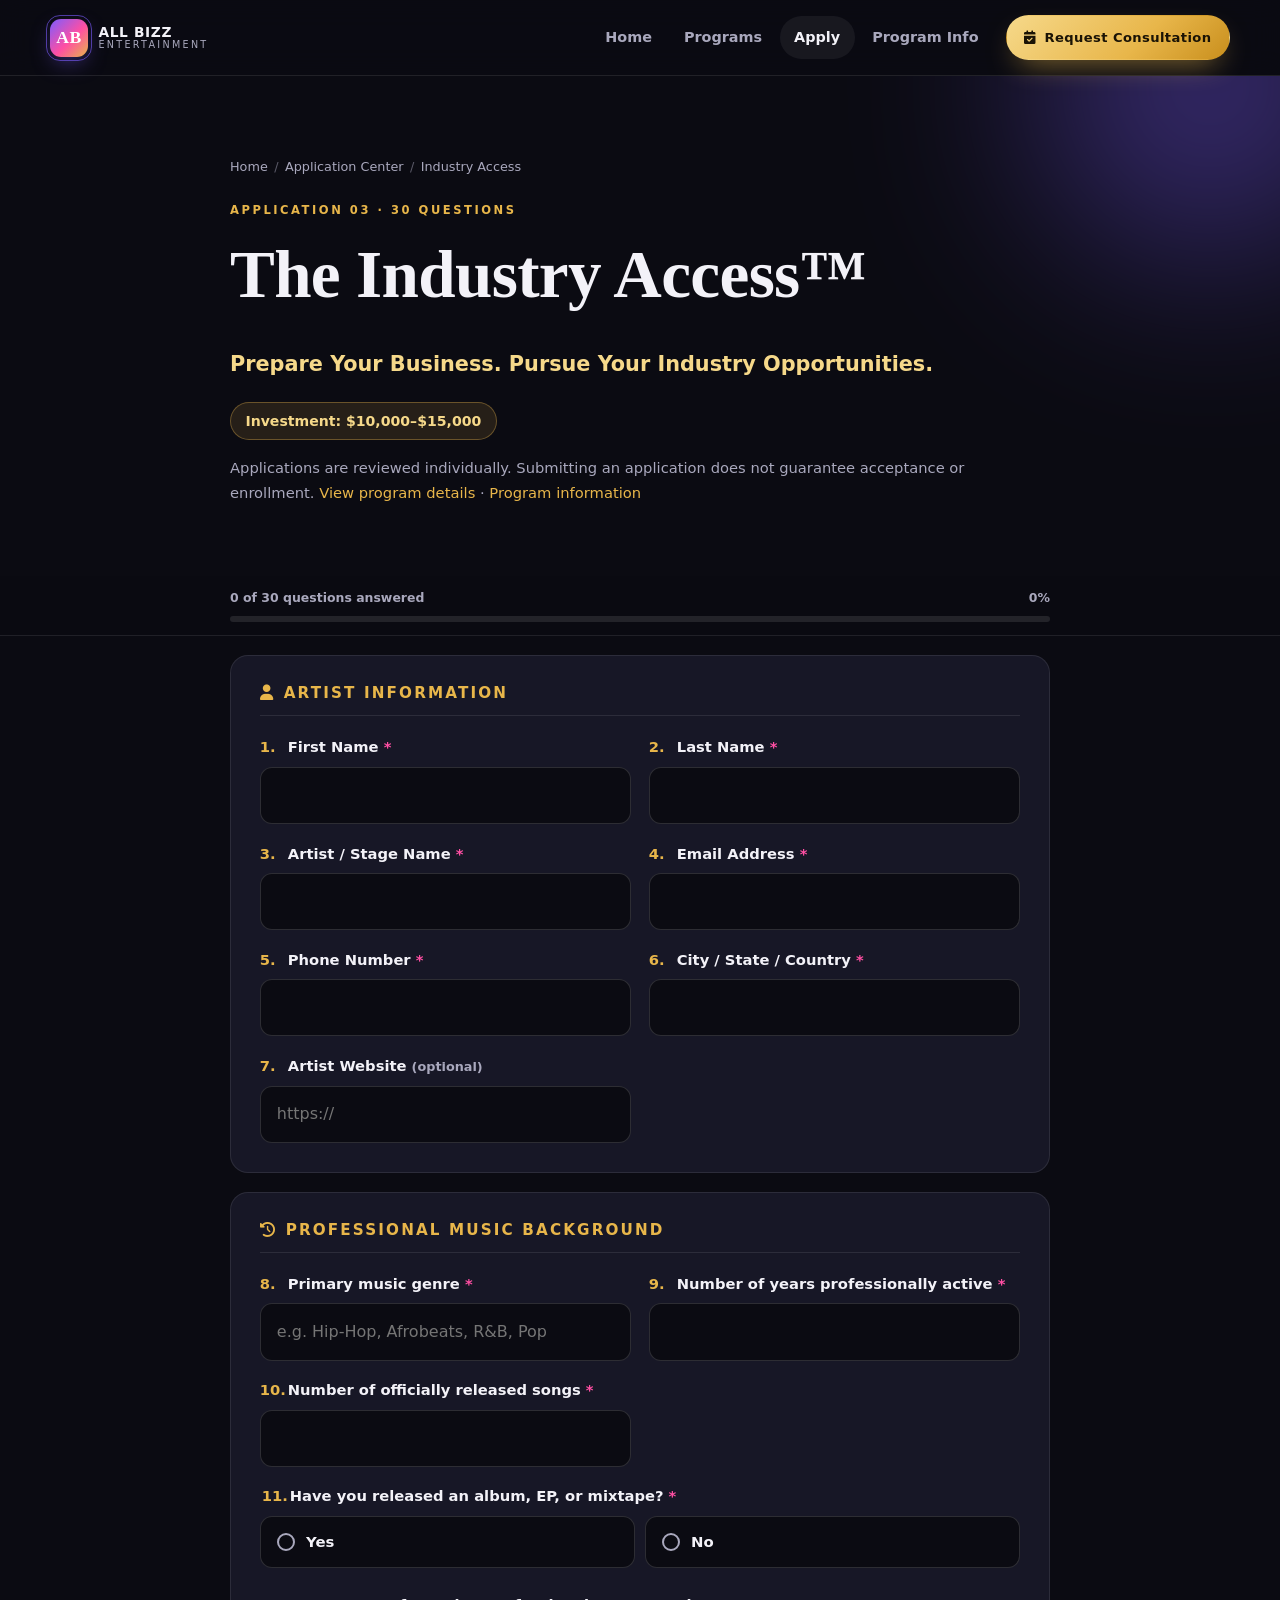
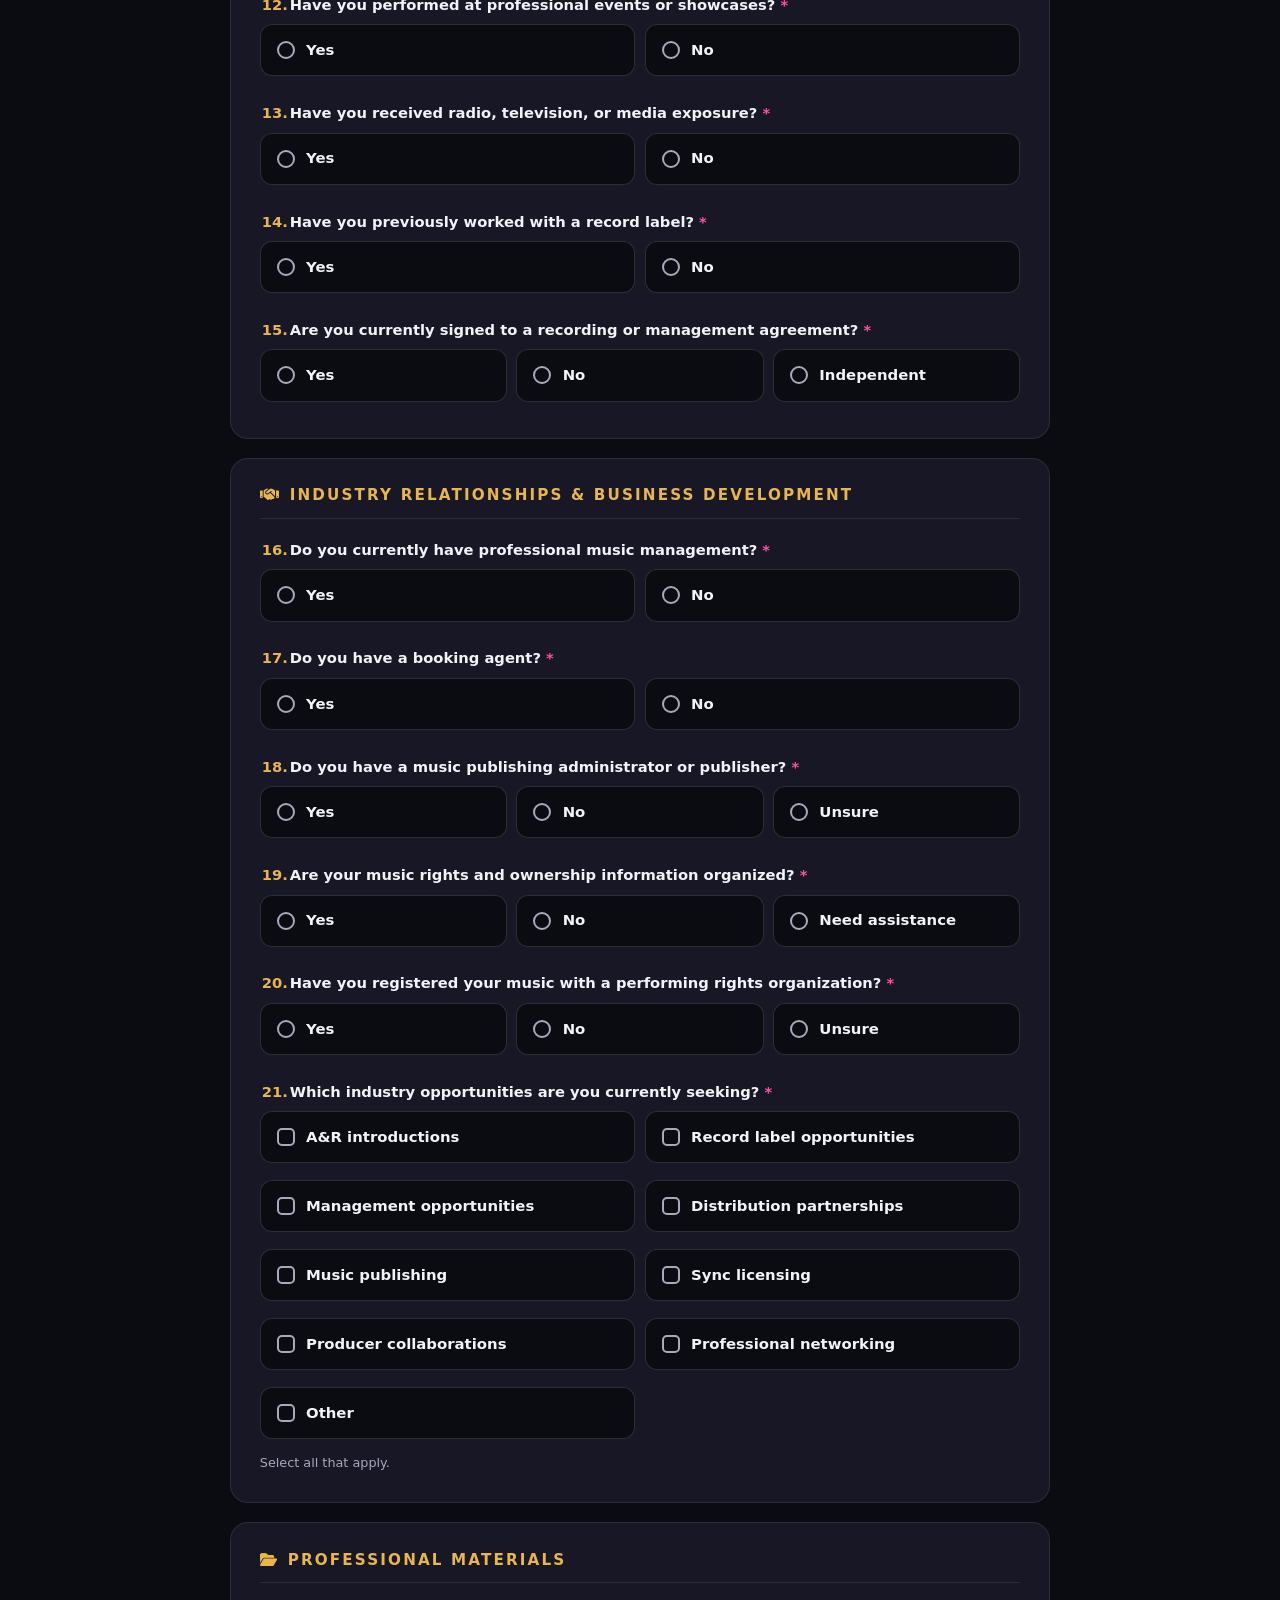
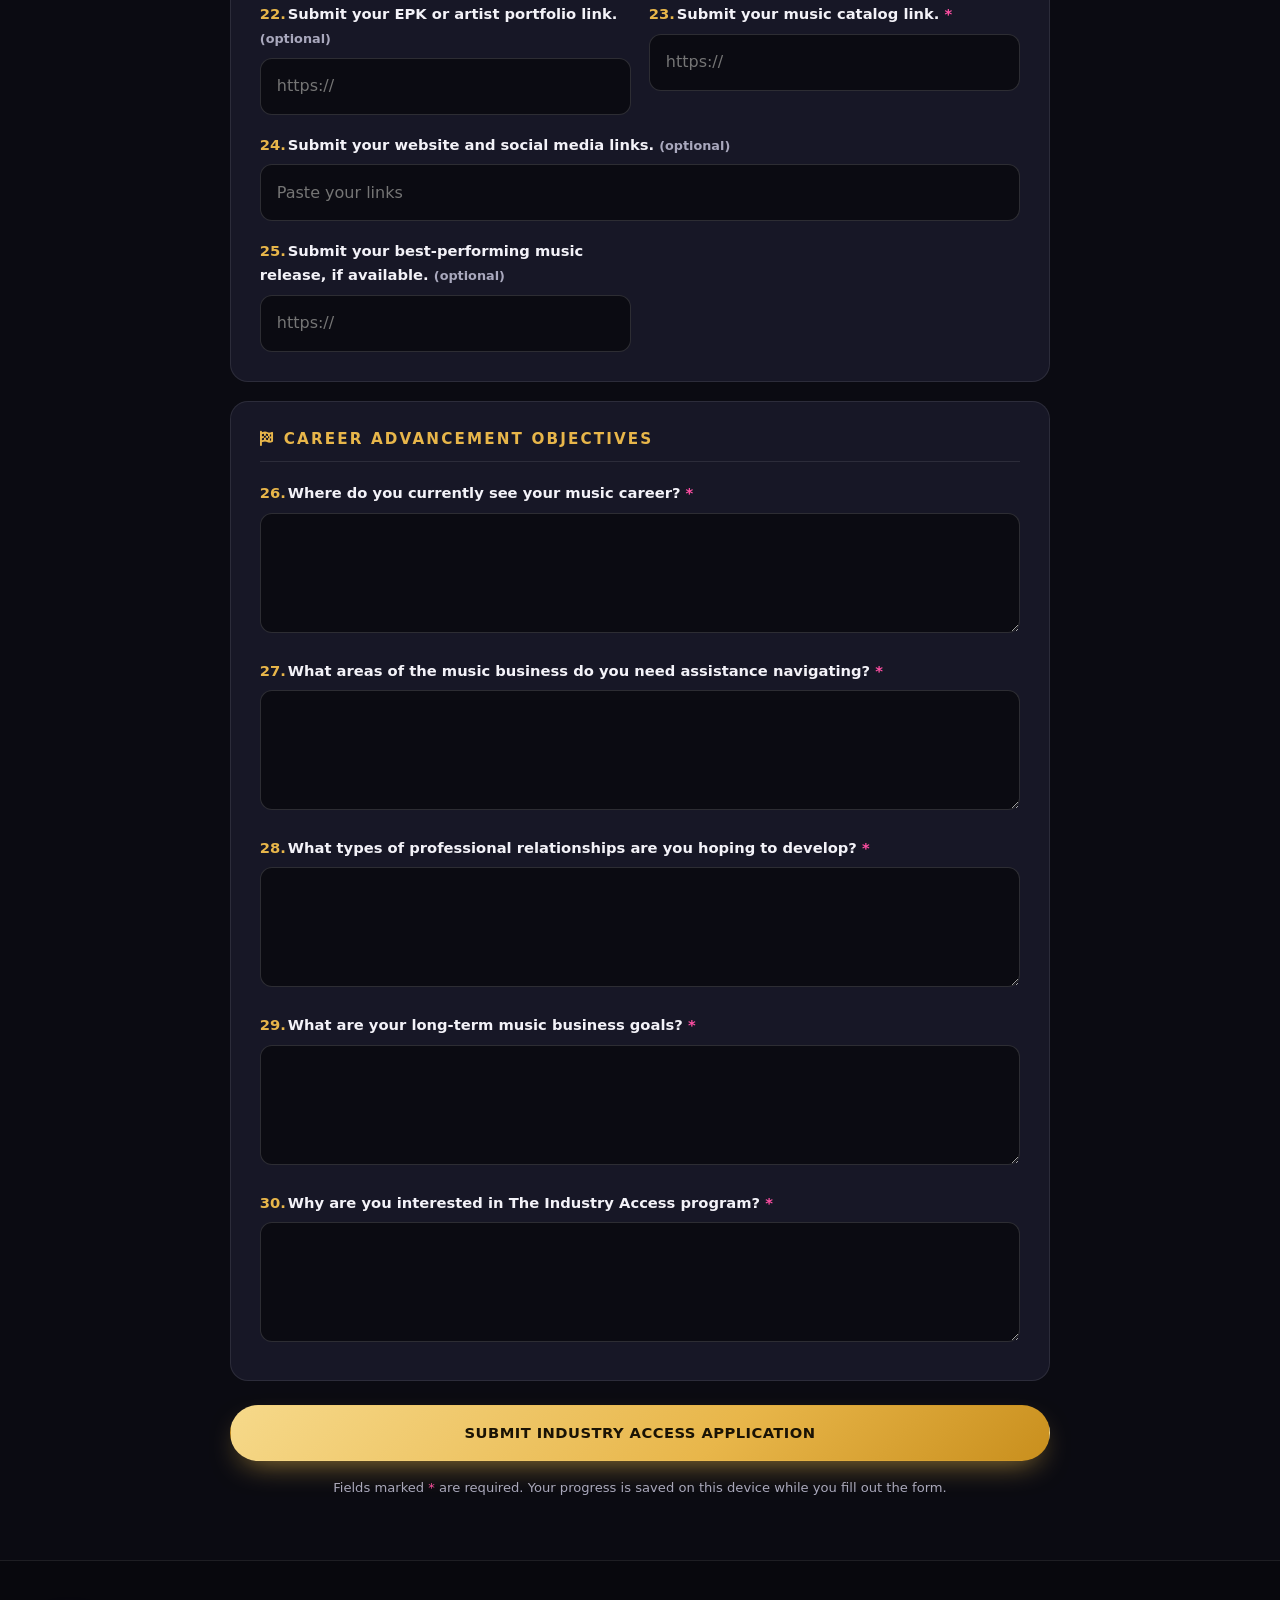
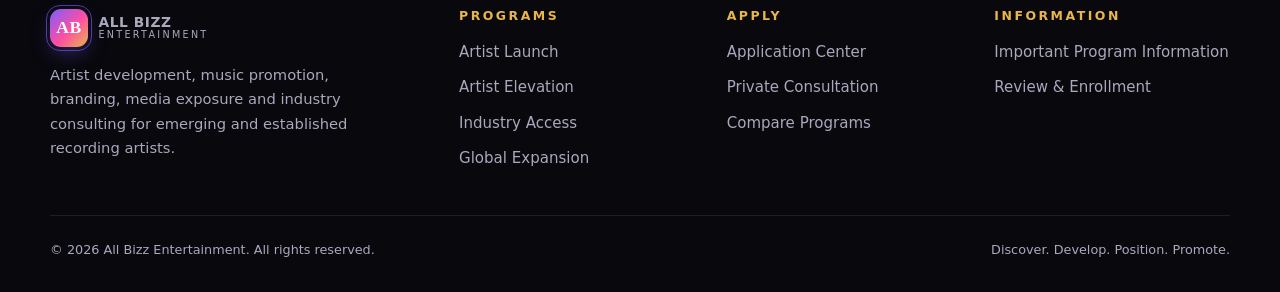
<file: applications/apply-industry-access.html>
<!DOCTYPE html>
<html lang="en">
<head>
<meta charset="UTF-8">
<meta name="viewport" content="width=device-width, initial-scale=1, viewport-fit=cover">
<title>Apply: The Industry Access™ | All Bizz Entertainment</title>
<meta name="description" content="Application for The Industry Access™ — Prepare Your Business. Pursue Your Industry Opportunities.">
<meta name="theme-color" content="#0b0b12">
<link rel="icon" href="data:image/svg+xml,%3Csvg xmlns='http://www.w3.org/2000/svg' viewBox='0 0 64 64'%3E%3Crect width='64' height='64' rx='16' fill='%237c5cff'/%3E%3Ctext x='32' y='43' font-size='30' font-family='Georgia' font-weight='700' fill='white' text-anchor='middle'%3EAB%3C/text%3E%3C/svg%3E">
<link rel="stylesheet" href="https://cdnjs.cloudflare.com/ajax/libs/font-awesome/6.5.2/css/all.min.css" crossorigin="anonymous" referrerpolicy="no-referrer">
<link rel="stylesheet" href="../assets/css/style.css">
</head>
<body>
<a class="skip-link" href="#main">Skip to content</a>
<div class="scroll-progress" aria-hidden="true"></div>
<header class="site-header">
  <div class="container header-inner">
    <a class="brand" href="../index.html" aria-label="All Bizz Entertainment home">
      <span class="brand-mark">AB</span>
      <span class="brand-text">All Bizz<small>Entertainment</small></span>
    </a>
    <button class="nav-toggle" type="button" aria-expanded="false" aria-controls="main-nav" aria-label="Open menu"><span></span></button>
    <nav class="main-nav" id="main-nav" aria-label="Main">
      <a class="nav-link" href="../index.html">Home</a><a class="nav-link" href="../programs.html">Programs</a><a class="nav-link active" href="../applications/index.html" aria-current="page">Apply</a><a class="nav-link" href="../terms-and-disclaimer.html">Program Info</a>
      <a class="btn btn-primary btn-sm" href="../consultation.html"><i class="fa-solid fa-calendar-check"></i> Request Consultation</a>
    </nav>
  </div>
</header>
<main id="main">

<section class="page-hero"><div class="container form-shell">
  <nav class="breadcrumbs" aria-label="Breadcrumb"><a href="../index.html">Home</a><span class="sep">/</span><a href="index.html">Application Center</a><span class="sep">/</span><span>Industry Access</span></nav>
  <span class="eyebrow">Application 03 · 30 questions</span>
  <h1>The Industry Access™</h1>
  <p class="tagline" style="color:var(--gold-2);font-weight:600;font-size:clamp(1rem,3vw,1.3rem)">Prepare Your Business. Pursue Your Industry Opportunities.</p>
  <span class="price-tag">Investment: $10,000–$15,000</span>
  <p style="font-size:.92rem">Applications are reviewed individually. Submitting an application does not guarantee acceptance or enrollment. <a href="../programs/industry-access.html" style="color:var(--gold)">View program details</a> · <a href="../terms-and-disclaimer.html" style="color:var(--gold)">Program information</a></p>
</div></section>
<div class="progress-wrap"><div class="container form-shell">
  <div class="progress-meta"><span data-progress-text>0 of 30 questions answered</span><span data-progress-percent>0%</span></div>
  <div class="progress-bar" aria-hidden="true"><i></i></div>
</div></div>
<div class="container form-shell" style="padding-bottom:3rem">
<form data-app-form="industry-access" novalidate autocomplete="on">
  <input type="text" class="honey" name="website_hp" tabindex="-1" autocomplete="off" aria-hidden="true">
  <section class="form-section reveal"><h3><i class="fa-solid fa-user"></i>Artist Information</h3><div class="fields cols-2"><div class="field" data-q="1" data-required="true"><label for="q1"><span class="qn">1.</span>First Name <span class="req" aria-hidden="true">*</span></label><input type="text" id="q1" name="q1" placeholder=""><div class="err" role="alert">Please complete this field.</div></div><div class="field" data-q="2" data-required="true"><label for="q2"><span class="qn">2.</span>Last Name <span class="req" aria-hidden="true">*</span></label><input type="text" id="q2" name="q2" placeholder=""><div class="err" role="alert">Please complete this field.</div></div><div class="field" data-q="3" data-required="true"><label for="q3"><span class="qn">3.</span>Artist / Stage Name <span class="req" aria-hidden="true">*</span></label><input type="text" id="q3" name="q3" placeholder=""><div class="err" role="alert">Please complete this field.</div></div><div class="field" data-q="4" data-required="true"><label for="q4"><span class="qn">4.</span>Email Address <span class="req" aria-hidden="true">*</span></label><input type="email" id="q4" name="q4" placeholder="" autocomplete="email" inputmode="email"><div class="err" role="alert">Please complete this field.</div></div><div class="field" data-q="5" data-required="true"><label for="q5"><span class="qn">5.</span>Phone Number <span class="req" aria-hidden="true">*</span></label><input type="tel" id="q5" name="q5" placeholder="" autocomplete="tel" inputmode="tel"><div class="err" role="alert">Please complete this field.</div></div><div class="field" data-q="6" data-required="true"><label for="q6"><span class="qn">6.</span>City / State / Country <span class="req" aria-hidden="true">*</span></label><input type="text" id="q6" name="q6" placeholder=""><div class="err" role="alert">Please complete this field.</div></div><div class="field" data-q="7" data-required="false"><label for="q7"><span class="qn">7.</span>Artist Website <span class="hint" style="display:inline">(optional)</span></label><input type="url" id="q7" name="q7" placeholder="https://" inputmode="url" autocapitalize="off"><div class="err" role="alert">Please complete this field.</div></div></div></section><section class="form-section reveal"><h3><i class="fa-solid fa-clock-rotate-left"></i>Professional Music Background</h3><div class="fields cols-2"><div class="field" data-q="8" data-required="true"><label for="q8"><span class="qn">8.</span>Primary music genre <span class="req" aria-hidden="true">*</span></label><input type="text" id="q8" name="q8" placeholder="e.g. Hip-Hop, Afrobeats, R&amp;B, Pop"><div class="err" role="alert">Please complete this field.</div></div><div class="field" data-q="9" data-required="true"><label for="q9"><span class="qn">9.</span>Number of years professionally active <span class="req" aria-hidden="true">*</span></label><input type="text" id="q9" name="q9" placeholder=""><div class="err" role="alert">Please complete this field.</div></div><div class="field" data-q="10" data-required="true"><label for="q10"><span class="qn">10.</span>Number of officially released songs <span class="req" aria-hidden="true">*</span></label><input type="number" id="q10" name="q10" placeholder="" min="0" inputmode="numeric"><div class="err" role="alert">Please complete this field.</div></div><fieldset class="field full" data-q="11" data-required="true"><legend class="legend"><span class="qn">11.</span>Have you released an album, EP, or mixtape? <span class="req" aria-hidden="true">*</span></legend><div class="options cols-2"><label class="opt"><input type="radio" name="q11" value="Yes"><span>Yes</span></label><label class="opt"><input type="radio" name="q11" value="No"><span>No</span></label></div><div class="err" role="alert">Please complete this field.</div></fieldset><fieldset class="field full" data-q="12" data-required="true"><legend class="legend"><span class="qn">12.</span>Have you performed at professional events or showcases? <span class="req" aria-hidden="true">*</span></legend><div class="options cols-2"><label class="opt"><input type="radio" name="q12" value="Yes"><span>Yes</span></label><label class="opt"><input type="radio" name="q12" value="No"><span>No</span></label></div><div class="err" role="alert">Please complete this field.</div></fieldset><fieldset class="field full" data-q="13" data-required="true"><legend class="legend"><span class="qn">13.</span>Have you received radio, television, or media exposure? <span class="req" aria-hidden="true">*</span></legend><div class="options cols-2"><label class="opt"><input type="radio" name="q13" value="Yes"><span>Yes</span></label><label class="opt"><input type="radio" name="q13" value="No"><span>No</span></label></div><div class="err" role="alert">Please complete this field.</div></fieldset><fieldset class="field full" data-q="14" data-required="true"><legend class="legend"><span class="qn">14.</span>Have you previously worked with a record label? <span class="req" aria-hidden="true">*</span></legend><div class="options cols-2"><label class="opt"><input type="radio" name="q14" value="Yes"><span>Yes</span></label><label class="opt"><input type="radio" name="q14" value="No"><span>No</span></label></div><div class="err" role="alert">Please complete this field.</div></fieldset><fieldset class="field full" data-q="15" data-required="true"><legend class="legend"><span class="qn">15.</span>Are you currently signed to a recording or management agreement? <span class="req" aria-hidden="true">*</span></legend><div class="options cols-3"><label class="opt"><input type="radio" name="q15" value="Yes"><span>Yes</span></label><label class="opt"><input type="radio" name="q15" value="No"><span>No</span></label><label class="opt"><input type="radio" name="q15" value="Independent"><span>Independent</span></label></div><div class="err" role="alert">Please complete this field.</div></fieldset></div></section><section class="form-section reveal"><h3><i class="fa-solid fa-handshake"></i>Industry Relationships &amp; Business Development</h3><div class="fields cols-2"><fieldset class="field full" data-q="16" data-required="true"><legend class="legend"><span class="qn">16.</span>Do you currently have professional music management? <span class="req" aria-hidden="true">*</span></legend><div class="options cols-2"><label class="opt"><input type="radio" name="q16" value="Yes"><span>Yes</span></label><label class="opt"><input type="radio" name="q16" value="No"><span>No</span></label></div><div class="err" role="alert">Please complete this field.</div></fieldset><fieldset class="field full" data-q="17" data-required="true"><legend class="legend"><span class="qn">17.</span>Do you have a booking agent? <span class="req" aria-hidden="true">*</span></legend><div class="options cols-2"><label class="opt"><input type="radio" name="q17" value="Yes"><span>Yes</span></label><label class="opt"><input type="radio" name="q17" value="No"><span>No</span></label></div><div class="err" role="alert">Please complete this field.</div></fieldset><fieldset class="field full" data-q="18" data-required="true"><legend class="legend"><span class="qn">18.</span>Do you have a music publishing administrator or publisher? <span class="req" aria-hidden="true">*</span></legend><div class="options cols-3"><label class="opt"><input type="radio" name="q18" value="Yes"><span>Yes</span></label><label class="opt"><input type="radio" name="q18" value="No"><span>No</span></label><label class="opt"><input type="radio" name="q18" value="Unsure"><span>Unsure</span></label></div><div class="err" role="alert">Please complete this field.</div></fieldset><fieldset class="field full" data-q="19" data-required="true"><legend class="legend"><span class="qn">19.</span>Are your music rights and ownership information organized? <span class="req" aria-hidden="true">*</span></legend><div class="options cols-3"><label class="opt"><input type="radio" name="q19" value="Yes"><span>Yes</span></label><label class="opt"><input type="radio" name="q19" value="No"><span>No</span></label><label class="opt"><input type="radio" name="q19" value="Need assistance"><span>Need assistance</span></label></div><div class="err" role="alert">Please complete this field.</div></fieldset><fieldset class="field full" data-q="20" data-required="true"><legend class="legend"><span class="qn">20.</span>Have you registered your music with a performing rights organization? <span class="req" aria-hidden="true">*</span></legend><div class="options cols-3"><label class="opt"><input type="radio" name="q20" value="Yes"><span>Yes</span></label><label class="opt"><input type="radio" name="q20" value="No"><span>No</span></label><label class="opt"><input type="radio" name="q20" value="Unsure"><span>Unsure</span></label></div><div class="err" role="alert">Please complete this field.</div></fieldset><fieldset class="field full" data-q="21" data-required="true"><legend class="legend"><span class="qn">21.</span>Which industry opportunities are you currently seeking? <span class="req" aria-hidden="true">*</span></legend><div class="options cols-2"><label class="opt"><input type="checkbox" name="q21" value="A&amp;R introductions"><span>A&amp;R introductions</span></label><label class="opt"><input type="checkbox" name="q21" value="Record label opportunities"><span>Record label opportunities</span></label><label class="opt"><input type="checkbox" name="q21" value="Management opportunities"><span>Management opportunities</span></label><label class="opt"><input type="checkbox" name="q21" value="Distribution partnerships"><span>Distribution partnerships</span></label><label class="opt"><input type="checkbox" name="q21" value="Music publishing"><span>Music publishing</span></label><label class="opt"><input type="checkbox" name="q21" value="Sync licensing"><span>Sync licensing</span></label><label class="opt"><input type="checkbox" name="q21" value="Producer collaborations"><span>Producer collaborations</span></label><label class="opt"><input type="checkbox" name="q21" value="Professional networking"><span>Professional networking</span></label><label class="opt"><input type="checkbox" name="q21" value="Other"><span>Other</span></label></div><div class="hint">Select all that apply.</div><div class="err" role="alert">Please complete this field.</div></fieldset></div></section><section class="form-section reveal"><h3><i class="fa-solid fa-folder-open"></i>Professional Materials</h3><div class="fields cols-2"><div class="field" data-q="22" data-required="false"><label for="q22"><span class="qn">22.</span>Submit your EPK or artist portfolio link. <span class="hint" style="display:inline">(optional)</span></label><input type="url" id="q22" name="q22" placeholder="https://" inputmode="url" autocapitalize="off"><div class="err" role="alert">Please complete this field.</div></div><div class="field" data-q="23" data-required="true"><label for="q23"><span class="qn">23.</span>Submit your music catalog link. <span class="req" aria-hidden="true">*</span></label><input type="url" id="q23" name="q23" placeholder="https://" inputmode="url" autocapitalize="off"><div class="err" role="alert">Please complete this field.</div></div><div class="field full" data-q="24" data-required="false"><label for="q24"><span class="qn">24.</span>Submit your website and social media links. <span class="hint" style="display:inline">(optional)</span></label><input type="text" id="q24" name="q24" placeholder="Paste your links"><div class="err" role="alert">Please complete this field.</div></div><div class="field" data-q="25" data-required="false"><label for="q25"><span class="qn">25.</span>Submit your best-performing music release, if available. <span class="hint" style="display:inline">(optional)</span></label><input type="url" id="q25" name="q25" placeholder="https://" inputmode="url" autocapitalize="off"><div class="err" role="alert">Please complete this field.</div></div></div></section><section class="form-section reveal"><h3><i class="fa-solid fa-flag-checkered"></i>Career Advancement Objectives</h3><div class="fields cols-2"><div class="field full" data-q="26" data-required="true"><label for="q26"><span class="qn">26.</span>Where do you currently see your music career? <span class="req" aria-hidden="true">*</span></label><textarea id="q26" name="q26" placeholder=""></textarea><div class="err" role="alert">Please complete this field.</div></div><div class="field full" data-q="27" data-required="true"><label for="q27"><span class="qn">27.</span>What areas of the music business do you need assistance navigating? <span class="req" aria-hidden="true">*</span></label><textarea id="q27" name="q27" placeholder=""></textarea><div class="err" role="alert">Please complete this field.</div></div><div class="field full" data-q="28" data-required="true"><label for="q28"><span class="qn">28.</span>What types of professional relationships are you hoping to develop? <span class="req" aria-hidden="true">*</span></label><textarea id="q28" name="q28" placeholder=""></textarea><div class="err" role="alert">Please complete this field.</div></div><div class="field full" data-q="29" data-required="true"><label for="q29"><span class="qn">29.</span>What are your long-term music business goals? <span class="req" aria-hidden="true">*</span></label><textarea id="q29" name="q29" placeholder=""></textarea><div class="err" role="alert">Please complete this field.</div></div><div class="field full" data-q="30" data-required="true"><label for="q30"><span class="qn">30.</span>Why are you interested in The Industry Access program? <span class="req" aria-hidden="true">*</span></label><textarea id="q30" name="q30" placeholder=""></textarea><div class="err" role="alert">Please complete this field.</div></div></div></section>
  <div class="form-submit">
    <button class="btn btn-primary btn-block" type="submit">SUBMIT INDUSTRY ACCESS APPLICATION</button>
    <p class="form-note">Fields marked <span class="req">*</span> are required. Your progress is saved on this device while you fill out the form.</p>
  </div>
</form>
<div class="form-success" role="status" aria-live="polite"><div class="tick"><i class="fa-solid fa-check"></i></div><h2>Application received</h2><p>Your application and submitted materials have been received for consideration. Applications are reviewed individually, and qualified applicants may be invited to schedule a private consultation.</p><a class="btn btn-ghost" href="../index.html" data-home>Back to Home</a></div>
</div>

</main>
<footer class="site-footer">
  <div class="container">
    <div class="footer-grid">
      <div>
        <a class="brand" href="../index.html"><span class="brand-mark">AB</span><span class="brand-text">All Bizz<small>Entertainment</small></span></a>
        <p style="margin-top:1rem;max-width:34ch;font-size:.92rem">Artist development, music promotion, branding, media exposure and industry consulting for emerging and established recording artists.</p>
      </div>
      <div><h4>Programs</h4><ul><li><a href="../programs/artist-launch.html">Artist Launch</a></li><li><a href="../programs/artist-elevation.html">Artist Elevation</a></li><li><a href="../programs/industry-access.html">Industry Access</a></li><li><a href="../programs/global-expansion.html">Global Expansion</a></li></ul></div>
      <div><h4>Apply</h4><ul>
        <li><a href="../applications/index.html">Application Center</a></li>
        <li><a href="../consultation.html">Private Consultation</a></li>
        <li><a href="../programs.html">Compare Programs</a></li>
      </ul></div>
      <div><h4>Information</h4><ul>
        <li><a href="../terms-and-disclaimer.html">Important Program Information</a></li>
        <li><a href="../index.html#process">Review &amp; Enrollment</a></li>
      </ul></div>
    </div>
    <div class="footer-bottom">
      <span>© <span id="year">2026</span> All Bizz Entertainment. All rights reserved.</span>
      <span>Discover. Develop. Position. Promote.</span>
    </div>
  </div>
</footer>

<script src="../assets/js/main.js"></script>
</body>
</html>
</file>
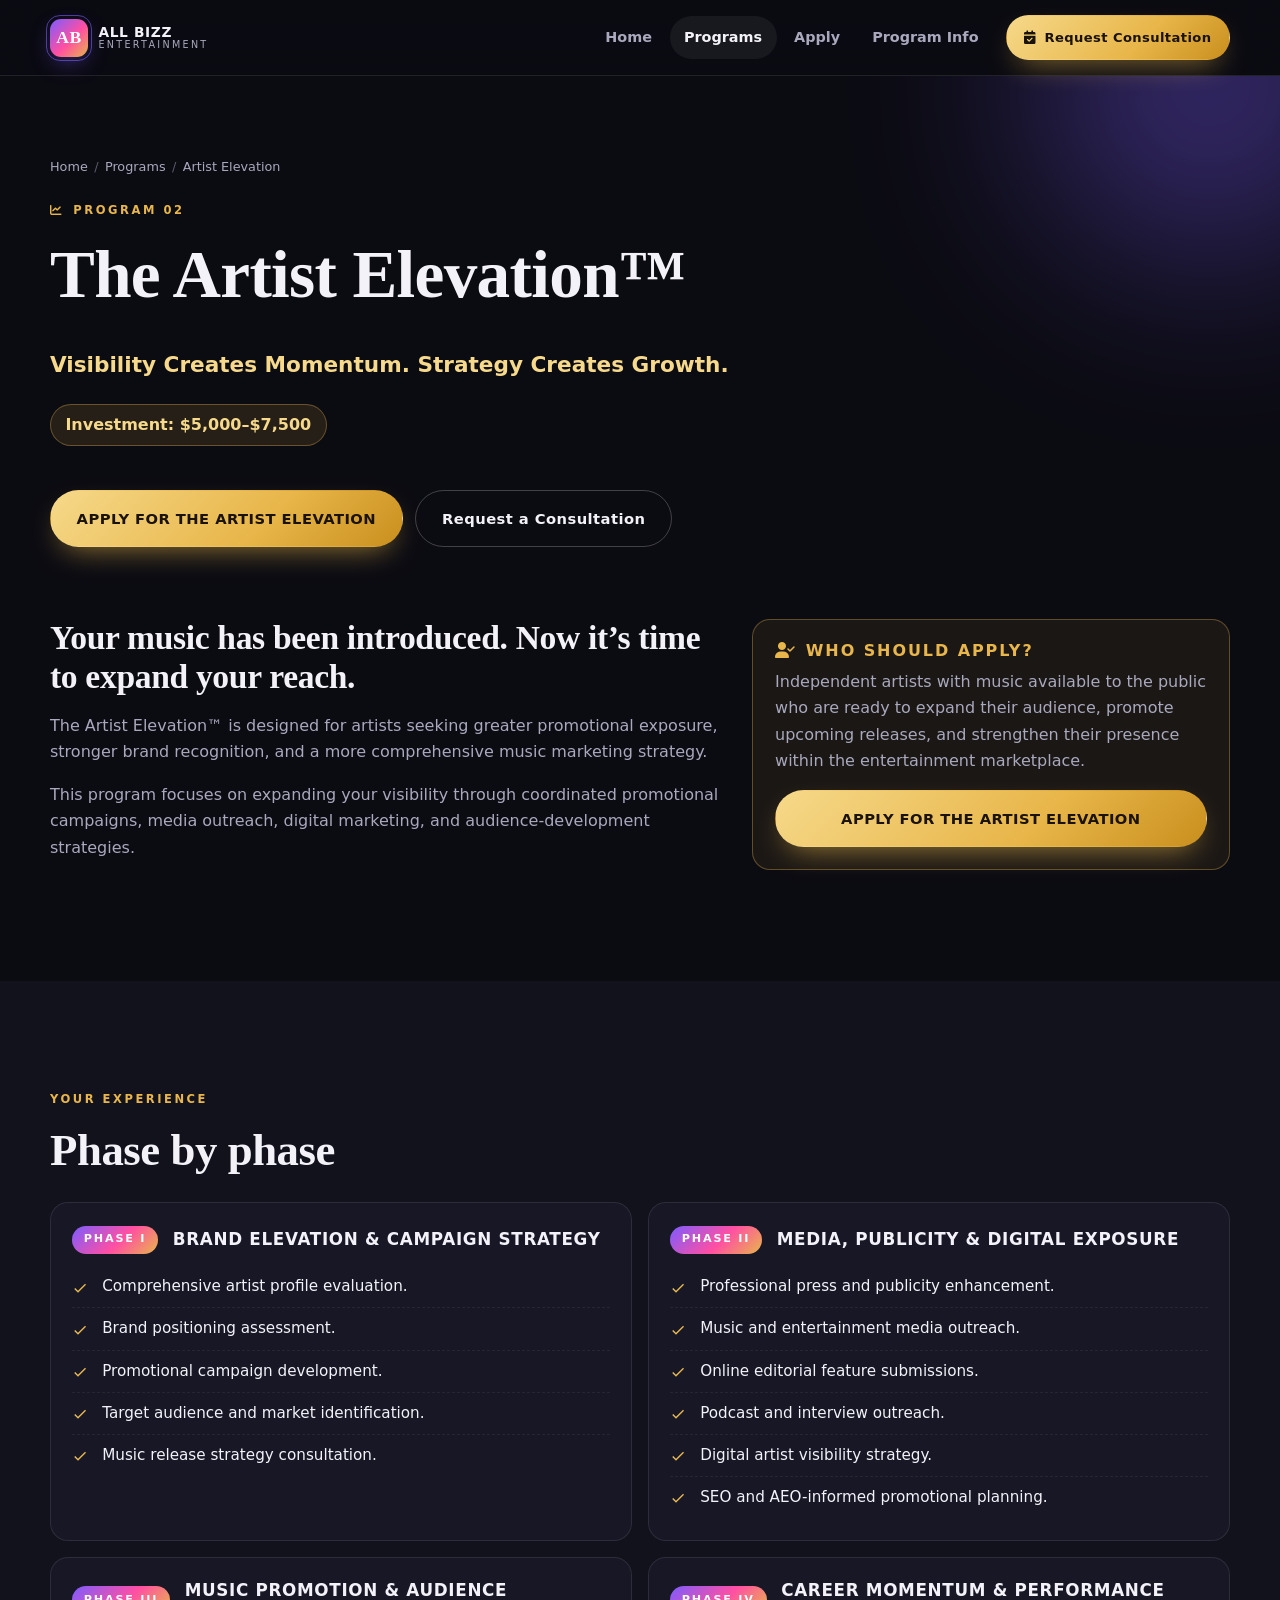
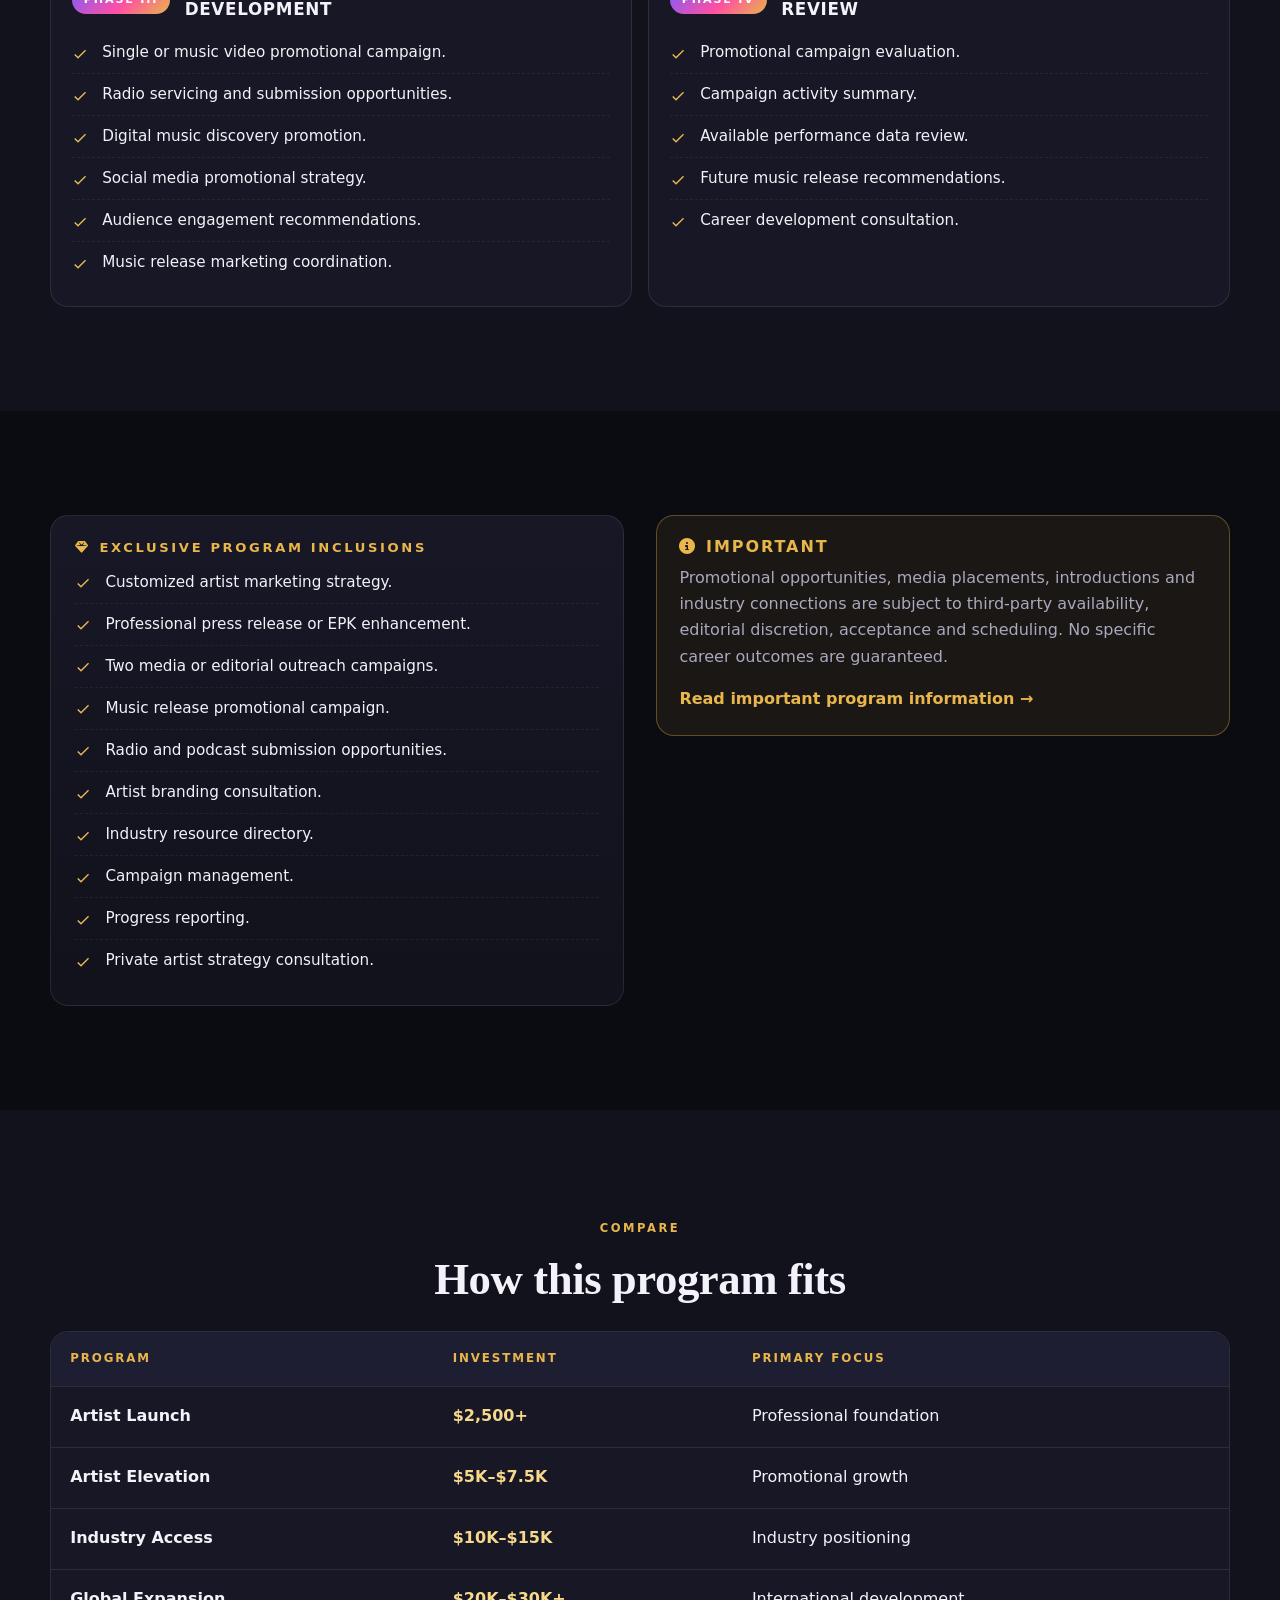
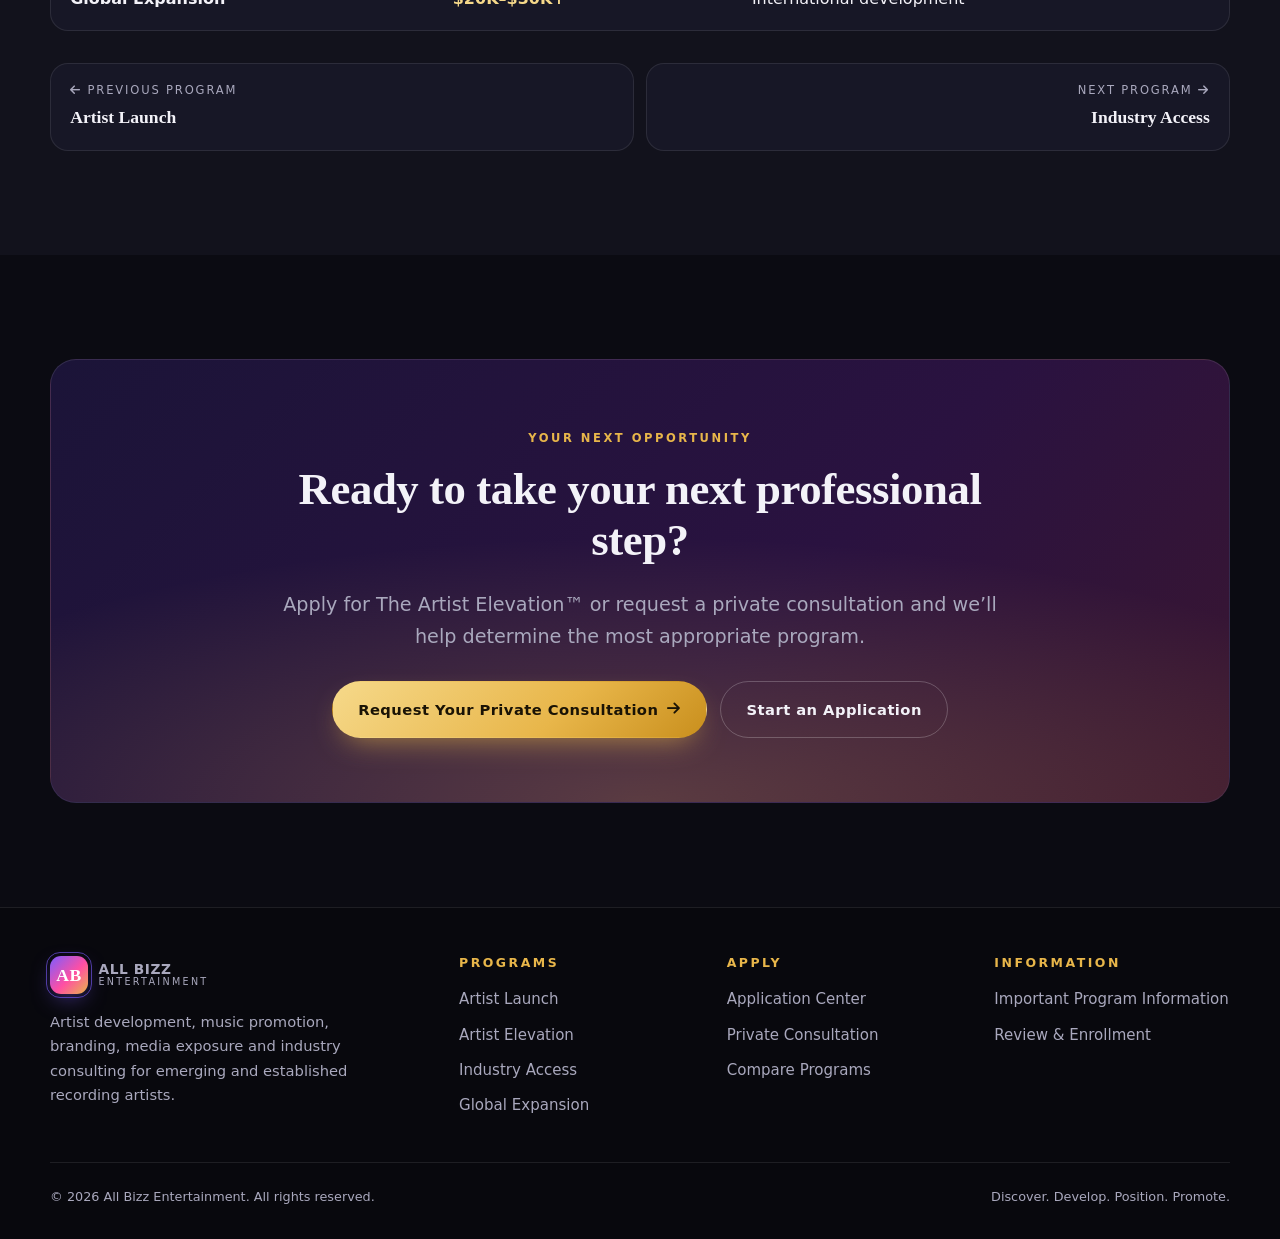
<file: programs/artist-elevation.html>
<!DOCTYPE html>
<html lang="en">
<head>
<meta charset="UTF-8">
<meta name="viewport" content="width=device-width, initial-scale=1, viewport-fit=cover">
<title>The Artist Elevation™ | All Bizz Entertainment</title>
<meta name="description" content="Visibility Creates Momentum. Strategy Creates Growth. Your music has been introduced. Now it’s time to expand your reach.">
<meta name="theme-color" content="#0b0b12">
<link rel="icon" href="data:image/svg+xml,%3Csvg xmlns='http://www.w3.org/2000/svg' viewBox='0 0 64 64'%3E%3Crect width='64' height='64' rx='16' fill='%237c5cff'/%3E%3Ctext x='32' y='43' font-size='30' font-family='Georgia' font-weight='700' fill='white' text-anchor='middle'%3EAB%3C/text%3E%3C/svg%3E">
<link rel="stylesheet" href="https://cdnjs.cloudflare.com/ajax/libs/font-awesome/6.5.2/css/all.min.css" crossorigin="anonymous" referrerpolicy="no-referrer">
<link rel="stylesheet" href="../assets/css/style.css">
</head>
<body class="has-sticky">
<a class="skip-link" href="#main">Skip to content</a>
<div class="scroll-progress" aria-hidden="true"></div>
<header class="site-header">
  <div class="container header-inner">
    <a class="brand" href="../index.html" aria-label="All Bizz Entertainment home">
      <span class="brand-mark">AB</span>
      <span class="brand-text">All Bizz<small>Entertainment</small></span>
    </a>
    <button class="nav-toggle" type="button" aria-expanded="false" aria-controls="main-nav" aria-label="Open menu"><span></span></button>
    <nav class="main-nav" id="main-nav" aria-label="Main">
      <a class="nav-link" href="../index.html">Home</a><a class="nav-link active" href="../programs.html" aria-current="page">Programs</a><a class="nav-link" href="../applications/index.html">Apply</a><a class="nav-link" href="../terms-and-disclaimer.html">Program Info</a>
      <a class="btn btn-primary btn-sm" href="../consultation.html"><i class="fa-solid fa-calendar-check"></i> Request Consultation</a>
    </nav>
  </div>
</header>
<main id="main">

<section class="page-hero"><div class="container">
  <nav class="breadcrumbs" aria-label="Breadcrumb"><a href="../index.html">Home</a><span class="sep">/</span><a href="../programs.html">Programs</a><span class="sep">/</span><span>Artist Elevation</span></nav>
  <span class="eyebrow"><i class="fa-solid fa-chart-line"></i>Program 02</span>
  <h1>The Artist Elevation™</h1>
  <p class="tagline" style="color:var(--gold-2);font-weight:600;font-size:clamp(1rem,3vw,1.35rem)">Visibility Creates Momentum. Strategy Creates Growth.</p>
  <span class="price-tag" style="font-size:1rem">Investment: $5,000–$7,500</span>
  <div class="btn-row"><a class="btn btn-primary" href="../applications/apply-artist-elevation.html">APPLY FOR THE ARTIST ELEVATION</a><a class="btn btn-ghost" href="../consultation.html">Request a Consultation</a></div>
</div></section>

<section class="section" style="padding-top:1rem"><div class="container">
  <div class="two-col">
    <div class="reveal"><h2 style="font-size:clamp(1.4rem,4.5vw,2.1rem)">Your music has been introduced. Now it’s time to expand your reach.</h2><p>The Artist Elevation™ is designed for artists seeking greater promotional exposure, stronger brand recognition, and a more comprehensive music marketing strategy.</p><p>This program focuses on expanding your visibility through coordinated promotional campaigns, media outreach, digital marketing, and audience-development strategies.</p></div>
    <aside class="aside-sticky reveal"><div class="callout"><h3><i class="fa-solid fa-user-check"></i>Who should apply?</h3><p>Independent artists with music available to the public who are ready to expand their audience, promote upcoming releases, and strengthen their presence within the entertainment marketplace.</p><a class="btn btn-primary btn-block" href="../applications/apply-artist-elevation.html">APPLY FOR THE ARTIST ELEVATION</a></div></aside>
  </div>
</div></section>

<section class="section alt"><div class="container">
  <div class="reveal" style="margin-bottom:1.6rem"><span class="eyebrow">Your Experience</span><h2>Phase by phase</h2></div>
  <div class="phases"><div class="phase reveal"><div class="phase-head"><span class="phase-badge">Phase I</span><h3>Brand Elevation &amp; Campaign Strategy</h3></div><ul class="check-list"><li>Comprehensive artist profile evaluation.</li><li>Brand positioning assessment.</li><li>Promotional campaign development.</li><li>Target audience and market identification.</li><li>Music release strategy consultation.</li></ul></div><div class="phase reveal"><div class="phase-head"><span class="phase-badge">Phase II</span><h3>Media, Publicity &amp; Digital Exposure</h3></div><ul class="check-list"><li>Professional press and publicity enhancement.</li><li>Music and entertainment media outreach.</li><li>Online editorial feature submissions.</li><li>Podcast and interview outreach.</li><li>Digital artist visibility strategy.</li><li>SEO and AEO-informed promotional planning.</li></ul></div><div class="phase reveal"><div class="phase-head"><span class="phase-badge">Phase III</span><h3>Music Promotion &amp; Audience Development</h3></div><ul class="check-list"><li>Single or music video promotional campaign.</li><li>Radio servicing and submission opportunities.</li><li>Digital music discovery promotion.</li><li>Social media promotional strategy.</li><li>Audience engagement recommendations.</li><li>Music release marketing coordination.</li></ul></div><div class="phase reveal"><div class="phase-head"><span class="phase-badge">Phase IV</span><h3>Career Momentum &amp; Performance Review</h3></div><ul class="check-list"><li>Promotional campaign evaluation.</li><li>Campaign activity summary.</li><li>Available performance data review.</li><li>Future music release recommendations.</li><li>Career development consultation.</li></ul></div></div>
</div></section>

<section class="section"><div class="container"><div class="two-col even"><div class="card reveal"><h3 style="font-family:var(--font);font-size:.82rem;letter-spacing:.2em;text-transform:uppercase;color:var(--gold)"><i class="fa-solid fa-gem" style="margin-right:.55rem"></i>Exclusive Program Inclusions</h3><ul class="check-list"><li>Customized artist marketing strategy.</li><li>Professional press release or EPK enhancement.</li><li>Two media or editorial outreach campaigns.</li><li>Music release promotional campaign.</li><li>Radio and podcast submission opportunities.</li><li>Artist branding consultation.</li><li>Industry resource directory.</li><li>Campaign management.</li><li>Progress reporting.</li><li>Private artist strategy consultation.</li></ul></div><div class="callout reveal"><h3><i class="fa-solid fa-circle-info"></i>Important</h3><p>Promotional opportunities, media placements, introductions and industry connections are subject to third-party availability, editorial discretion, acceptance and scheduling. No specific career outcomes are guaranteed.</p><a href="../terms-and-disclaimer.html" style="color:var(--gold);font-weight:700">Read important program information →</a></div></div></div></section>

<section class="section alt"><div class="container">
  <div class="center reveal"><span class="eyebrow">Compare</span><h2>How this program fits</h2></div>
  <div class="reveal" style="margin-top:1.6rem"><div class="table-wrap stack"><table class="compare"><thead><tr><th>Program</th><th>Investment</th><th>Primary focus</th></tr></thead><tbody><tr><td data-label="Program"><a href="../programs/artist-launch.html">Artist Launch</a></td><td class="price" data-label="Investment">$2,500+</td><td data-label="Primary focus">Professional foundation</td></tr><tr><td data-label="Program"><a href="../programs/artist-elevation.html">Artist Elevation</a></td><td class="price" data-label="Investment">$5K–$7.5K</td><td data-label="Primary focus">Promotional growth</td></tr><tr><td data-label="Program"><a href="../programs/industry-access.html">Industry Access</a></td><td class="price" data-label="Investment">$10K–$15K</td><td data-label="Primary focus">Industry positioning</td></tr><tr><td data-label="Program"><a href="../programs/global-expansion.html">Global Expansion</a></td><td class="price" data-label="Investment">$20K–$30K+</td><td data-label="Primary focus">International development</td></tr></tbody></table></div></div>
  <nav class="pager" aria-label="Program navigation"><a href="artist-launch.html"><small><i class="fa-solid fa-arrow-left"></i> Previous program</small><b>Artist Launch</b></a><a class="next" href="industry-access.html"><small>Next program <i class="fa-solid fa-arrow-right"></i></small><b>Industry Access</b></a></nav>
</div></section>

<section class="section"><div class="container"><div class="cta-band reveal">
  <span class="eyebrow">Your Next Opportunity</span>
  <h2>Ready to take your next professional step?</h2>
  <p class="lead" style="margin-inline:auto">Apply for The Artist Elevation™ or request a private consultation and we’ll help determine the most appropriate program.</p>
  <div class="btn-row">
    <a class="btn btn-primary" href="../consultation.html">Request Your Private Consultation <i class="fa-solid fa-arrow-right"></i></a>
    <a class="btn btn-ghost" href="../applications/index.html">Start an Application</a>
  </div>
  
</div></div></section>

</main>
<footer class="site-footer">
  <div class="container">
    <div class="footer-grid">
      <div>
        <a class="brand" href="../index.html"><span class="brand-mark">AB</span><span class="brand-text">All Bizz<small>Entertainment</small></span></a>
        <p style="margin-top:1rem;max-width:34ch;font-size:.92rem">Artist development, music promotion, branding, media exposure and industry consulting for emerging and established recording artists.</p>
      </div>
      <div><h4>Programs</h4><ul><li><a href="../programs/artist-launch.html">Artist Launch</a></li><li><a href="../programs/artist-elevation.html">Artist Elevation</a></li><li><a href="../programs/industry-access.html">Industry Access</a></li><li><a href="../programs/global-expansion.html">Global Expansion</a></li></ul></div>
      <div><h4>Apply</h4><ul>
        <li><a href="../applications/index.html">Application Center</a></li>
        <li><a href="../consultation.html">Private Consultation</a></li>
        <li><a href="../programs.html">Compare Programs</a></li>
      </ul></div>
      <div><h4>Information</h4><ul>
        <li><a href="../terms-and-disclaimer.html">Important Program Information</a></li>
        <li><a href="../index.html#process">Review &amp; Enrollment</a></li>
      </ul></div>
    </div>
    <div class="footer-bottom">
      <span>© <span id="year">2026</span> All Bizz Entertainment. All rights reserved.</span>
      <span>Discover. Develop. Position. Promote.</span>
    </div>
  </div>
</footer>
<div class="sticky-cta"><a class="btn btn-primary" href="../applications/apply-artist-elevation.html">Apply Now</a><a class="btn btn-ghost" href="../consultation.html">Consultation</a></div>
<script src="../assets/js/main.js"></script>
</body>
</html>
</file>
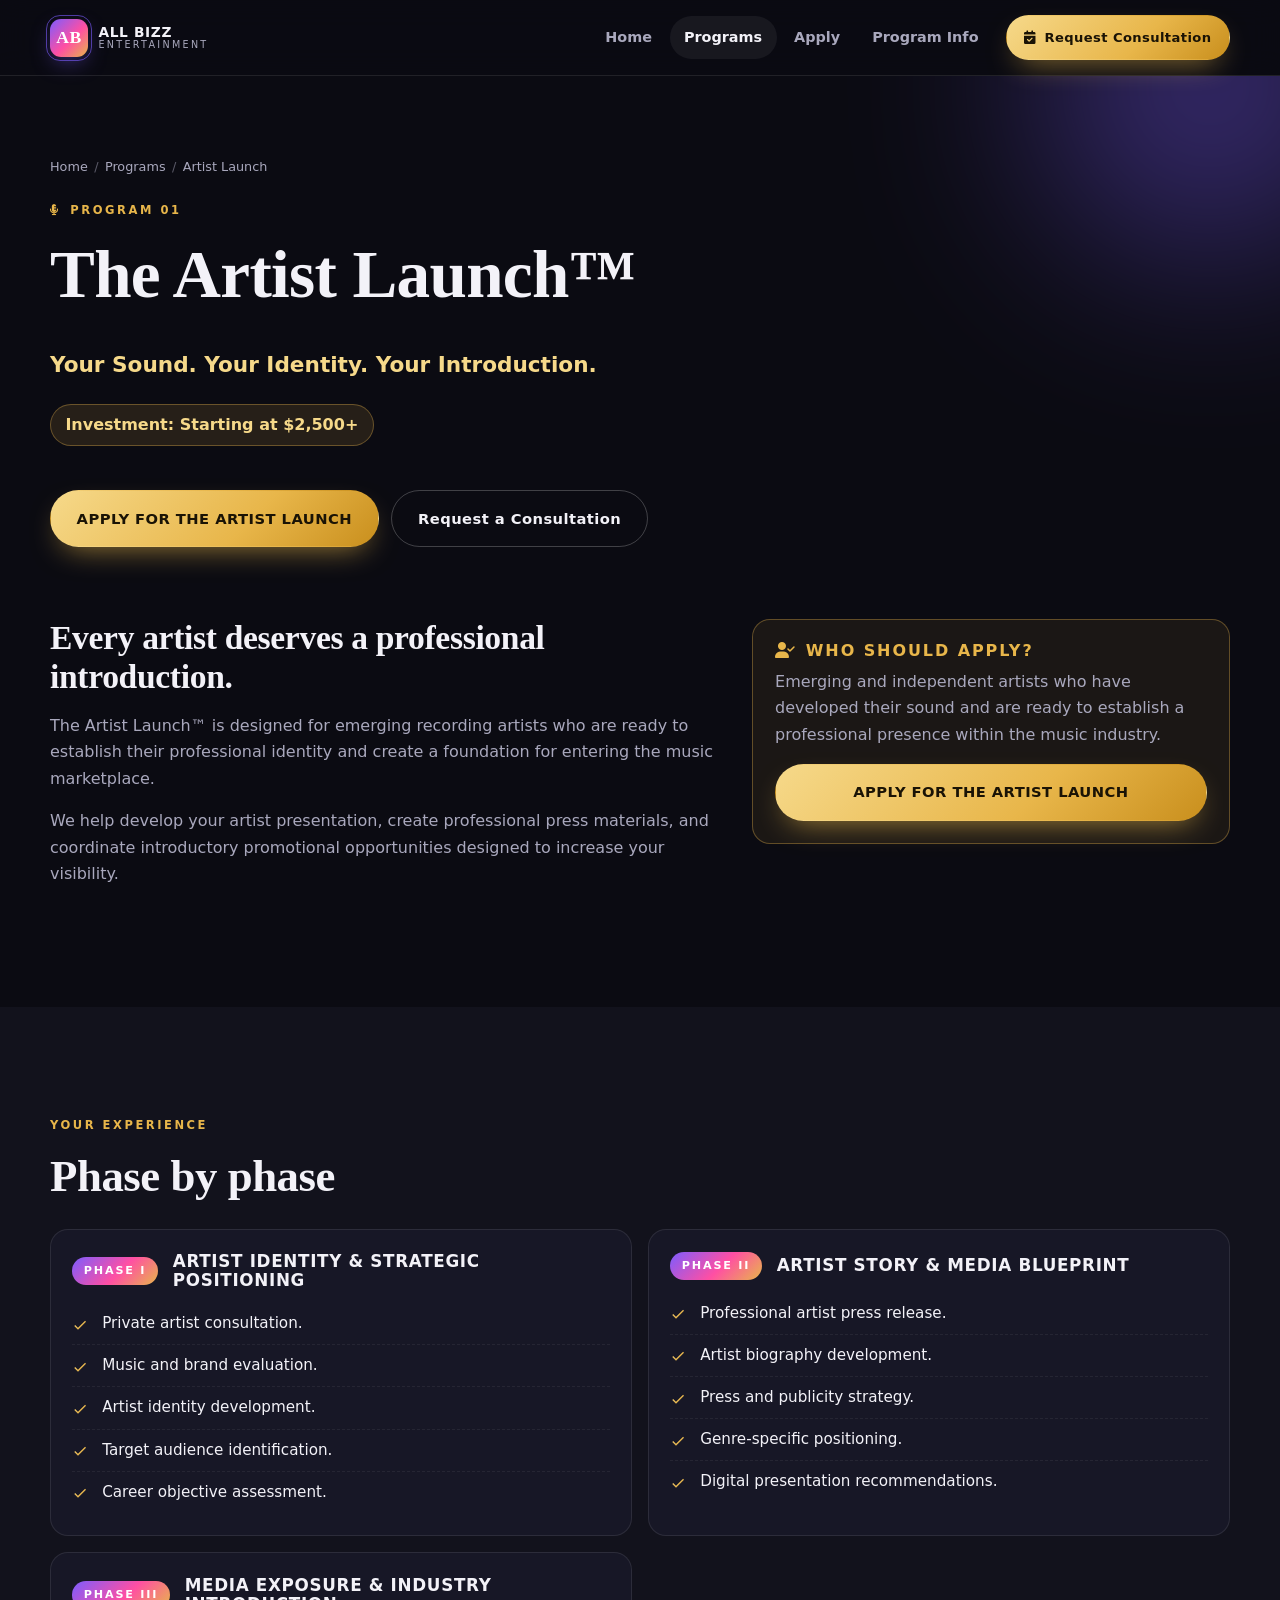
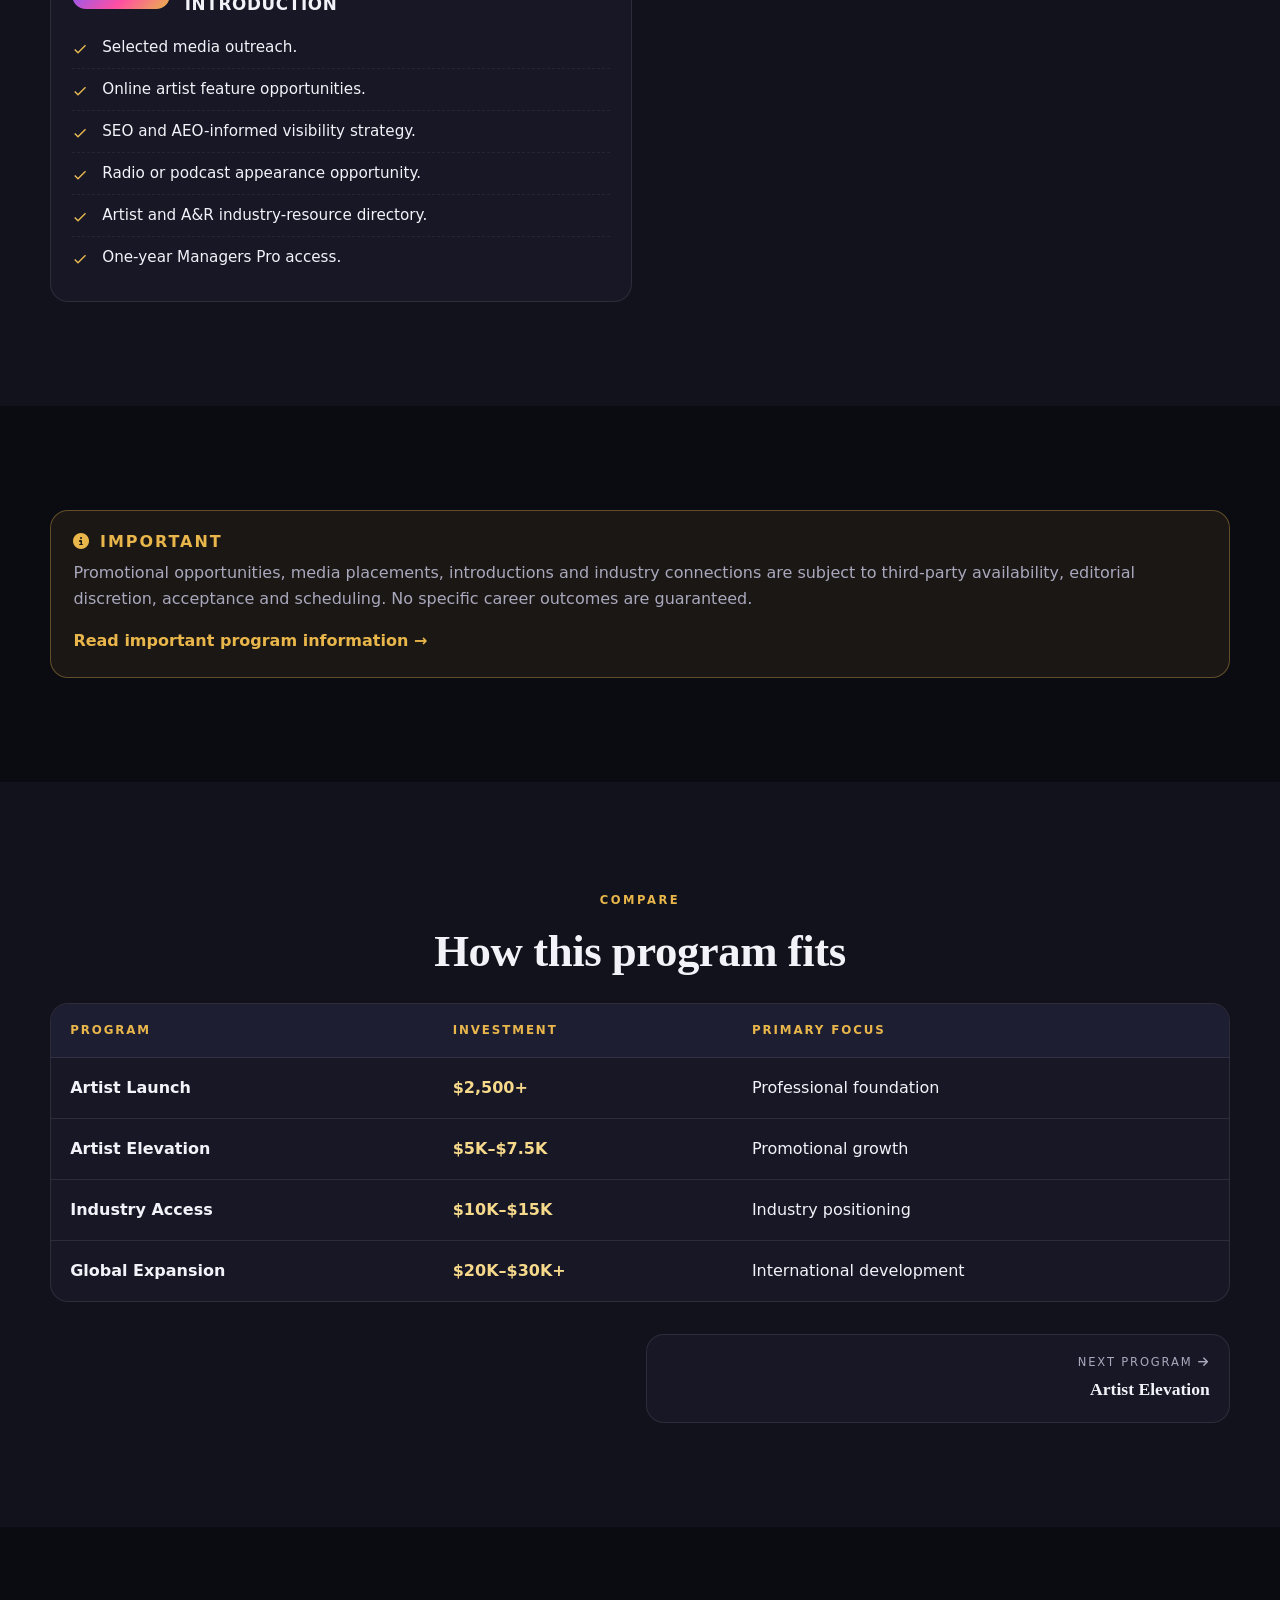
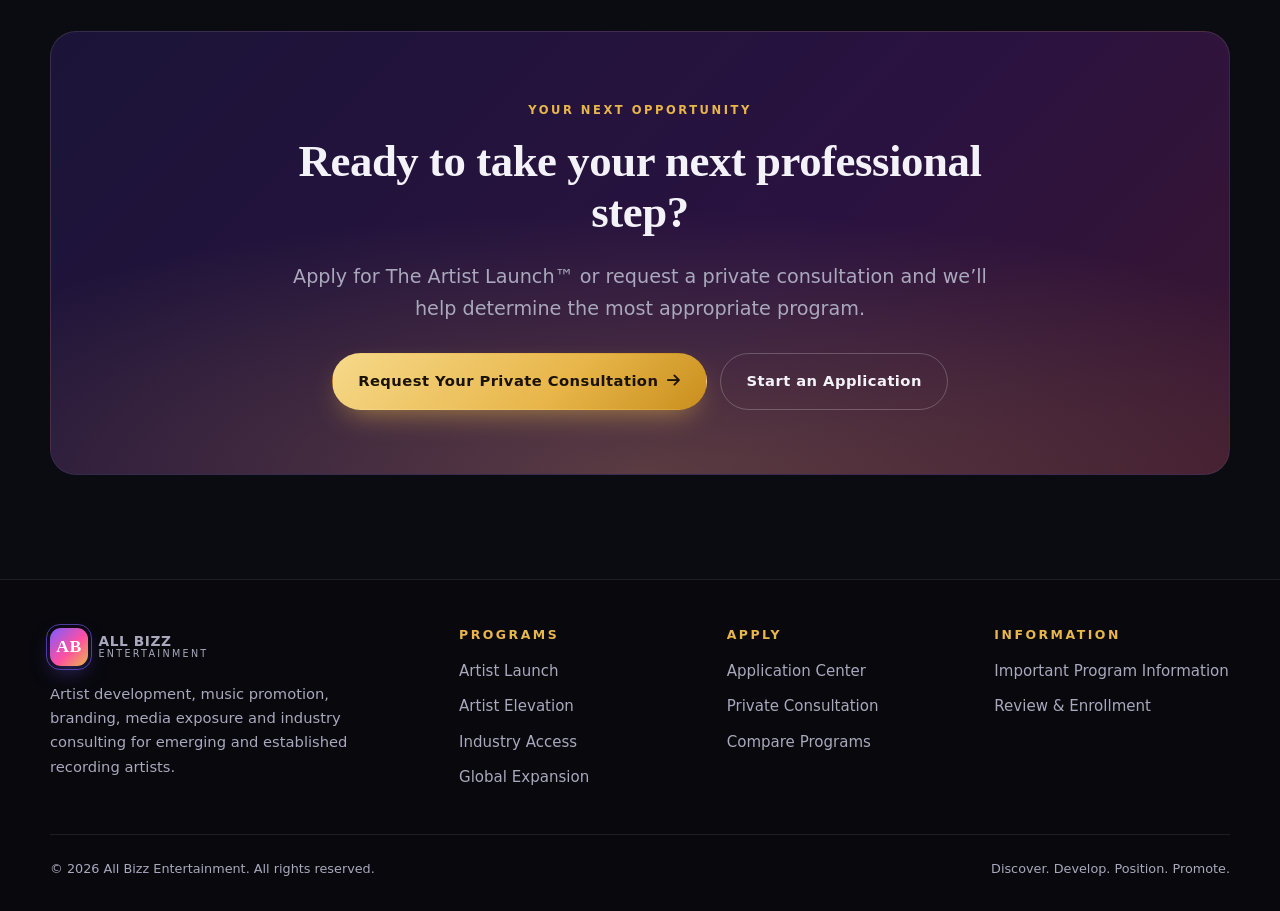
<file: programs/artist-launch.html>
<!DOCTYPE html>
<html lang="en">
<head>
<meta charset="UTF-8">
<meta name="viewport" content="width=device-width, initial-scale=1, viewport-fit=cover">
<title>The Artist Launch™ | All Bizz Entertainment</title>
<meta name="description" content="Your Sound. Your Identity. Your Introduction. Every artist deserves a professional introduction.">
<meta name="theme-color" content="#0b0b12">
<link rel="icon" href="data:image/svg+xml,%3Csvg xmlns='http://www.w3.org/2000/svg' viewBox='0 0 64 64'%3E%3Crect width='64' height='64' rx='16' fill='%237c5cff'/%3E%3Ctext x='32' y='43' font-size='30' font-family='Georgia' font-weight='700' fill='white' text-anchor='middle'%3EAB%3C/text%3E%3C/svg%3E">
<link rel="stylesheet" href="https://cdnjs.cloudflare.com/ajax/libs/font-awesome/6.5.2/css/all.min.css" crossorigin="anonymous" referrerpolicy="no-referrer">
<link rel="stylesheet" href="../assets/css/style.css">
</head>
<body class="has-sticky">
<a class="skip-link" href="#main">Skip to content</a>
<div class="scroll-progress" aria-hidden="true"></div>
<header class="site-header">
  <div class="container header-inner">
    <a class="brand" href="../index.html" aria-label="All Bizz Entertainment home">
      <span class="brand-mark">AB</span>
      <span class="brand-text">All Bizz<small>Entertainment</small></span>
    </a>
    <button class="nav-toggle" type="button" aria-expanded="false" aria-controls="main-nav" aria-label="Open menu"><span></span></button>
    <nav class="main-nav" id="main-nav" aria-label="Main">
      <a class="nav-link" href="../index.html">Home</a><a class="nav-link active" href="../programs.html" aria-current="page">Programs</a><a class="nav-link" href="../applications/index.html">Apply</a><a class="nav-link" href="../terms-and-disclaimer.html">Program Info</a>
      <a class="btn btn-primary btn-sm" href="../consultation.html"><i class="fa-solid fa-calendar-check"></i> Request Consultation</a>
    </nav>
  </div>
</header>
<main id="main">

<section class="page-hero"><div class="container">
  <nav class="breadcrumbs" aria-label="Breadcrumb"><a href="../index.html">Home</a><span class="sep">/</span><a href="../programs.html">Programs</a><span class="sep">/</span><span>Artist Launch</span></nav>
  <span class="eyebrow"><i class="fa-solid fa-microphone-lines"></i>Program 01</span>
  <h1>The Artist Launch™</h1>
  <p class="tagline" style="color:var(--gold-2);font-weight:600;font-size:clamp(1rem,3vw,1.35rem)">Your Sound. Your Identity. Your Introduction.</p>
  <span class="price-tag" style="font-size:1rem">Investment: Starting at $2,500+</span>
  <div class="btn-row"><a class="btn btn-primary" href="../applications/apply-artist-launch.html">APPLY FOR THE ARTIST LAUNCH</a><a class="btn btn-ghost" href="../consultation.html">Request a Consultation</a></div>
</div></section>

<section class="section" style="padding-top:1rem"><div class="container">
  <div class="two-col">
    <div class="reveal"><h2 style="font-size:clamp(1.4rem,4.5vw,2.1rem)">Every artist deserves a professional introduction.</h2><p>The Artist Launch™ is designed for emerging recording artists who are ready to establish their professional identity and create a foundation for entering the music marketplace.</p><p>We help develop your artist presentation, create professional press materials, and coordinate introductory promotional opportunities designed to increase your visibility.</p></div>
    <aside class="aside-sticky reveal"><div class="callout"><h3><i class="fa-solid fa-user-check"></i>Who should apply?</h3><p>Emerging and independent artists who have developed their sound and are ready to establish a professional presence within the music industry.</p><a class="btn btn-primary btn-block" href="../applications/apply-artist-launch.html">APPLY FOR THE ARTIST LAUNCH</a></div></aside>
  </div>
</div></section>

<section class="section alt"><div class="container">
  <div class="reveal" style="margin-bottom:1.6rem"><span class="eyebrow">Your Experience</span><h2>Phase by phase</h2></div>
  <div class="phases"><div class="phase reveal"><div class="phase-head"><span class="phase-badge">Phase I</span><h3>Artist Identity &amp; Strategic Positioning</h3></div><ul class="check-list"><li>Private artist consultation.</li><li>Music and brand evaluation.</li><li>Artist identity development.</li><li>Target audience identification.</li><li>Career objective assessment.</li></ul></div><div class="phase reveal"><div class="phase-head"><span class="phase-badge">Phase II</span><h3>Artist Story &amp; Media Blueprint</h3></div><ul class="check-list"><li>Professional artist press release.</li><li>Artist biography development.</li><li>Press and publicity strategy.</li><li>Genre-specific positioning.</li><li>Digital presentation recommendations.</li></ul></div><div class="phase reveal"><div class="phase-head"><span class="phase-badge">Phase III</span><h3>Media Exposure &amp; Industry Introduction</h3></div><ul class="check-list"><li>Selected media outreach.</li><li>Online artist feature opportunities.</li><li>SEO and AEO-informed visibility strategy.</li><li>Radio or podcast appearance opportunity.</li><li>Artist and A&amp;R industry-resource directory.</li><li>One-year Managers Pro access.</li></ul></div></div>
</div></section>

<section class="section"><div class="container"><div class="callout reveal"><h3><i class="fa-solid fa-circle-info"></i>Important</h3><p>Promotional opportunities, media placements, introductions and industry connections are subject to third-party availability, editorial discretion, acceptance and scheduling. No specific career outcomes are guaranteed.</p><a href="../terms-and-disclaimer.html" style="color:var(--gold);font-weight:700">Read important program information →</a></div></div></section>

<section class="section alt"><div class="container">
  <div class="center reveal"><span class="eyebrow">Compare</span><h2>How this program fits</h2></div>
  <div class="reveal" style="margin-top:1.6rem"><div class="table-wrap stack"><table class="compare"><thead><tr><th>Program</th><th>Investment</th><th>Primary focus</th></tr></thead><tbody><tr><td data-label="Program"><a href="../programs/artist-launch.html">Artist Launch</a></td><td class="price" data-label="Investment">$2,500+</td><td data-label="Primary focus">Professional foundation</td></tr><tr><td data-label="Program"><a href="../programs/artist-elevation.html">Artist Elevation</a></td><td class="price" data-label="Investment">$5K–$7.5K</td><td data-label="Primary focus">Promotional growth</td></tr><tr><td data-label="Program"><a href="../programs/industry-access.html">Industry Access</a></td><td class="price" data-label="Investment">$10K–$15K</td><td data-label="Primary focus">Industry positioning</td></tr><tr><td data-label="Program"><a href="../programs/global-expansion.html">Global Expansion</a></td><td class="price" data-label="Investment">$20K–$30K+</td><td data-label="Primary focus">International development</td></tr></tbody></table></div></div>
  <nav class="pager" aria-label="Program navigation"><span></span><a class="next" href="artist-elevation.html"><small>Next program <i class="fa-solid fa-arrow-right"></i></small><b>Artist Elevation</b></a></nav>
</div></section>

<section class="section"><div class="container"><div class="cta-band reveal">
  <span class="eyebrow">Your Next Opportunity</span>
  <h2>Ready to take your next professional step?</h2>
  <p class="lead" style="margin-inline:auto">Apply for The Artist Launch™ or request a private consultation and we’ll help determine the most appropriate program.</p>
  <div class="btn-row">
    <a class="btn btn-primary" href="../consultation.html">Request Your Private Consultation <i class="fa-solid fa-arrow-right"></i></a>
    <a class="btn btn-ghost" href="../applications/index.html">Start an Application</a>
  </div>
  
</div></div></section>

</main>
<footer class="site-footer">
  <div class="container">
    <div class="footer-grid">
      <div>
        <a class="brand" href="../index.html"><span class="brand-mark">AB</span><span class="brand-text">All Bizz<small>Entertainment</small></span></a>
        <p style="margin-top:1rem;max-width:34ch;font-size:.92rem">Artist development, music promotion, branding, media exposure and industry consulting for emerging and established recording artists.</p>
      </div>
      <div><h4>Programs</h4><ul><li><a href="../programs/artist-launch.html">Artist Launch</a></li><li><a href="../programs/artist-elevation.html">Artist Elevation</a></li><li><a href="../programs/industry-access.html">Industry Access</a></li><li><a href="../programs/global-expansion.html">Global Expansion</a></li></ul></div>
      <div><h4>Apply</h4><ul>
        <li><a href="../applications/index.html">Application Center</a></li>
        <li><a href="../consultation.html">Private Consultation</a></li>
        <li><a href="../programs.html">Compare Programs</a></li>
      </ul></div>
      <div><h4>Information</h4><ul>
        <li><a href="../terms-and-disclaimer.html">Important Program Information</a></li>
        <li><a href="../index.html#process">Review &amp; Enrollment</a></li>
      </ul></div>
    </div>
    <div class="footer-bottom">
      <span>© <span id="year">2026</span> All Bizz Entertainment. All rights reserved.</span>
      <span>Discover. Develop. Position. Promote.</span>
    </div>
  </div>
</footer>
<div class="sticky-cta"><a class="btn btn-primary" href="../applications/apply-artist-launch.html">Apply Now</a><a class="btn btn-ghost" href="../consultation.html">Consultation</a></div>
<script src="../assets/js/main.js"></script>
</body>
</html>
</file>
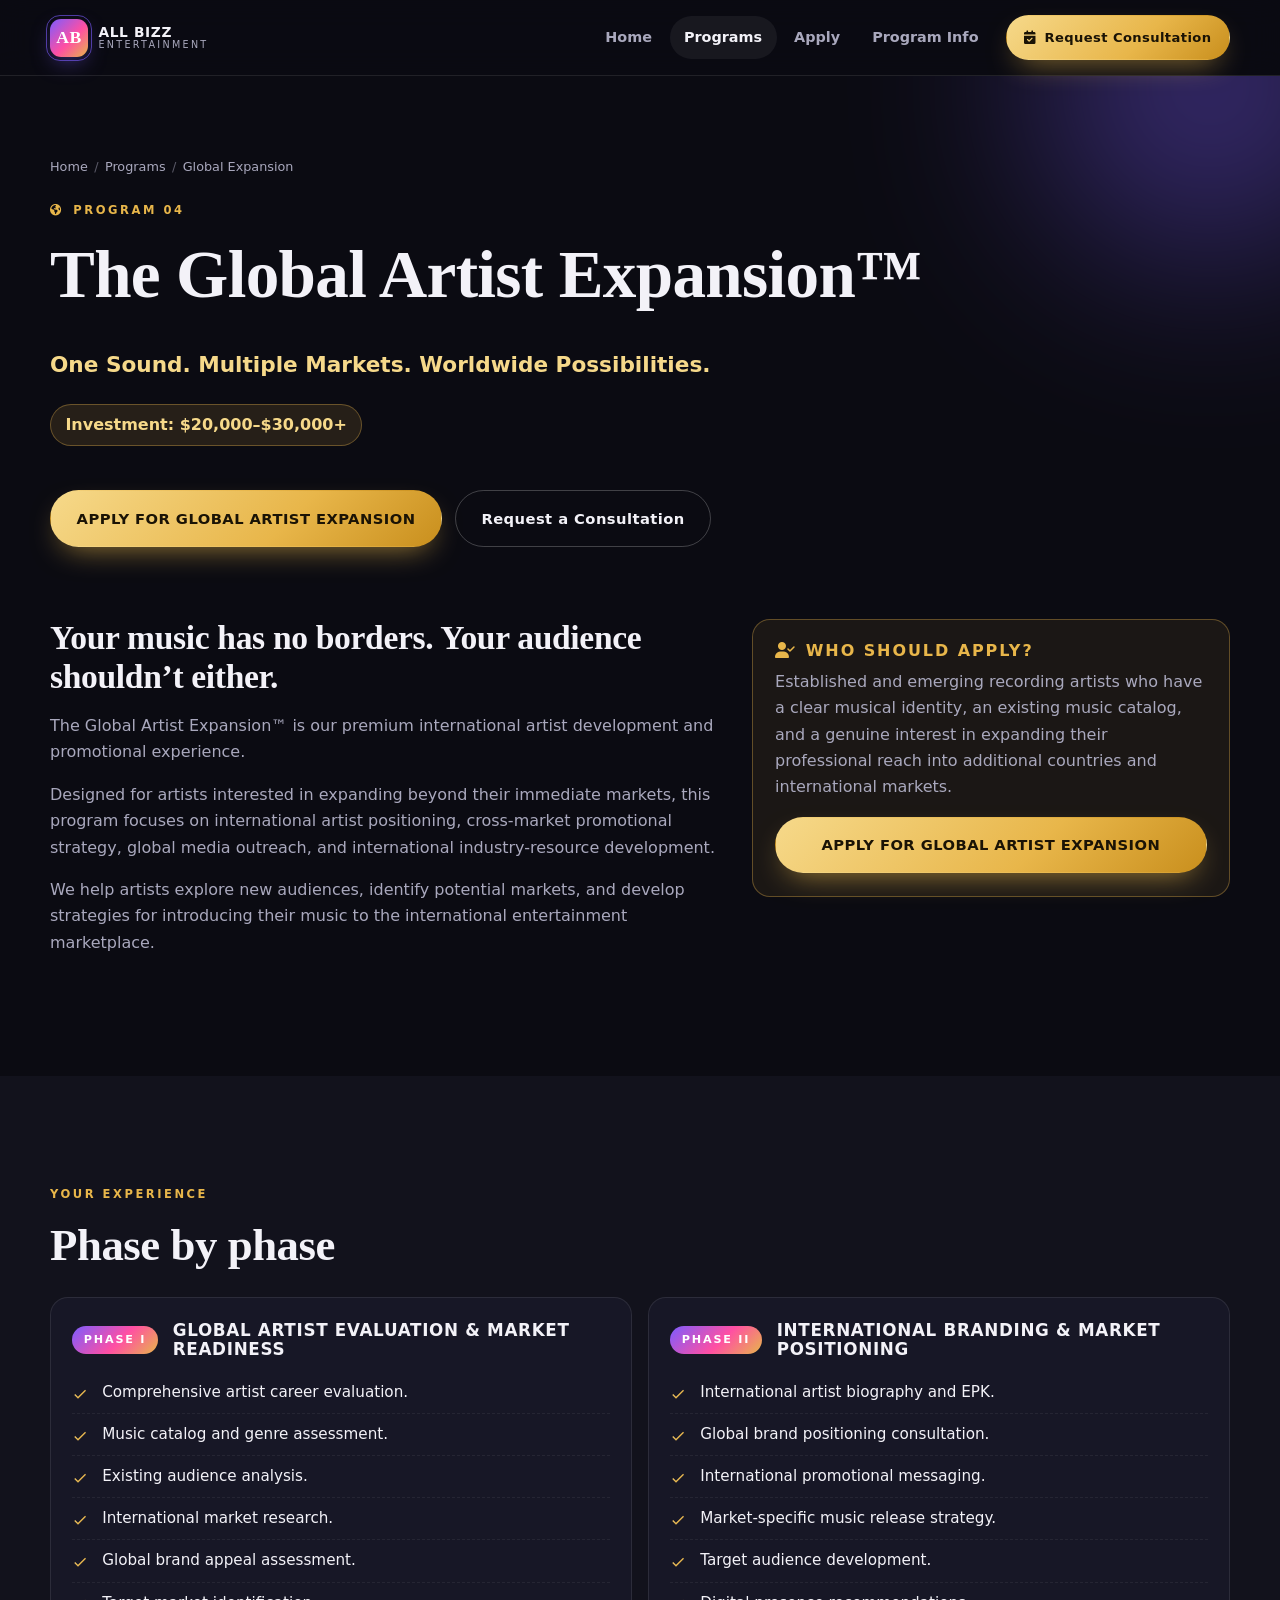
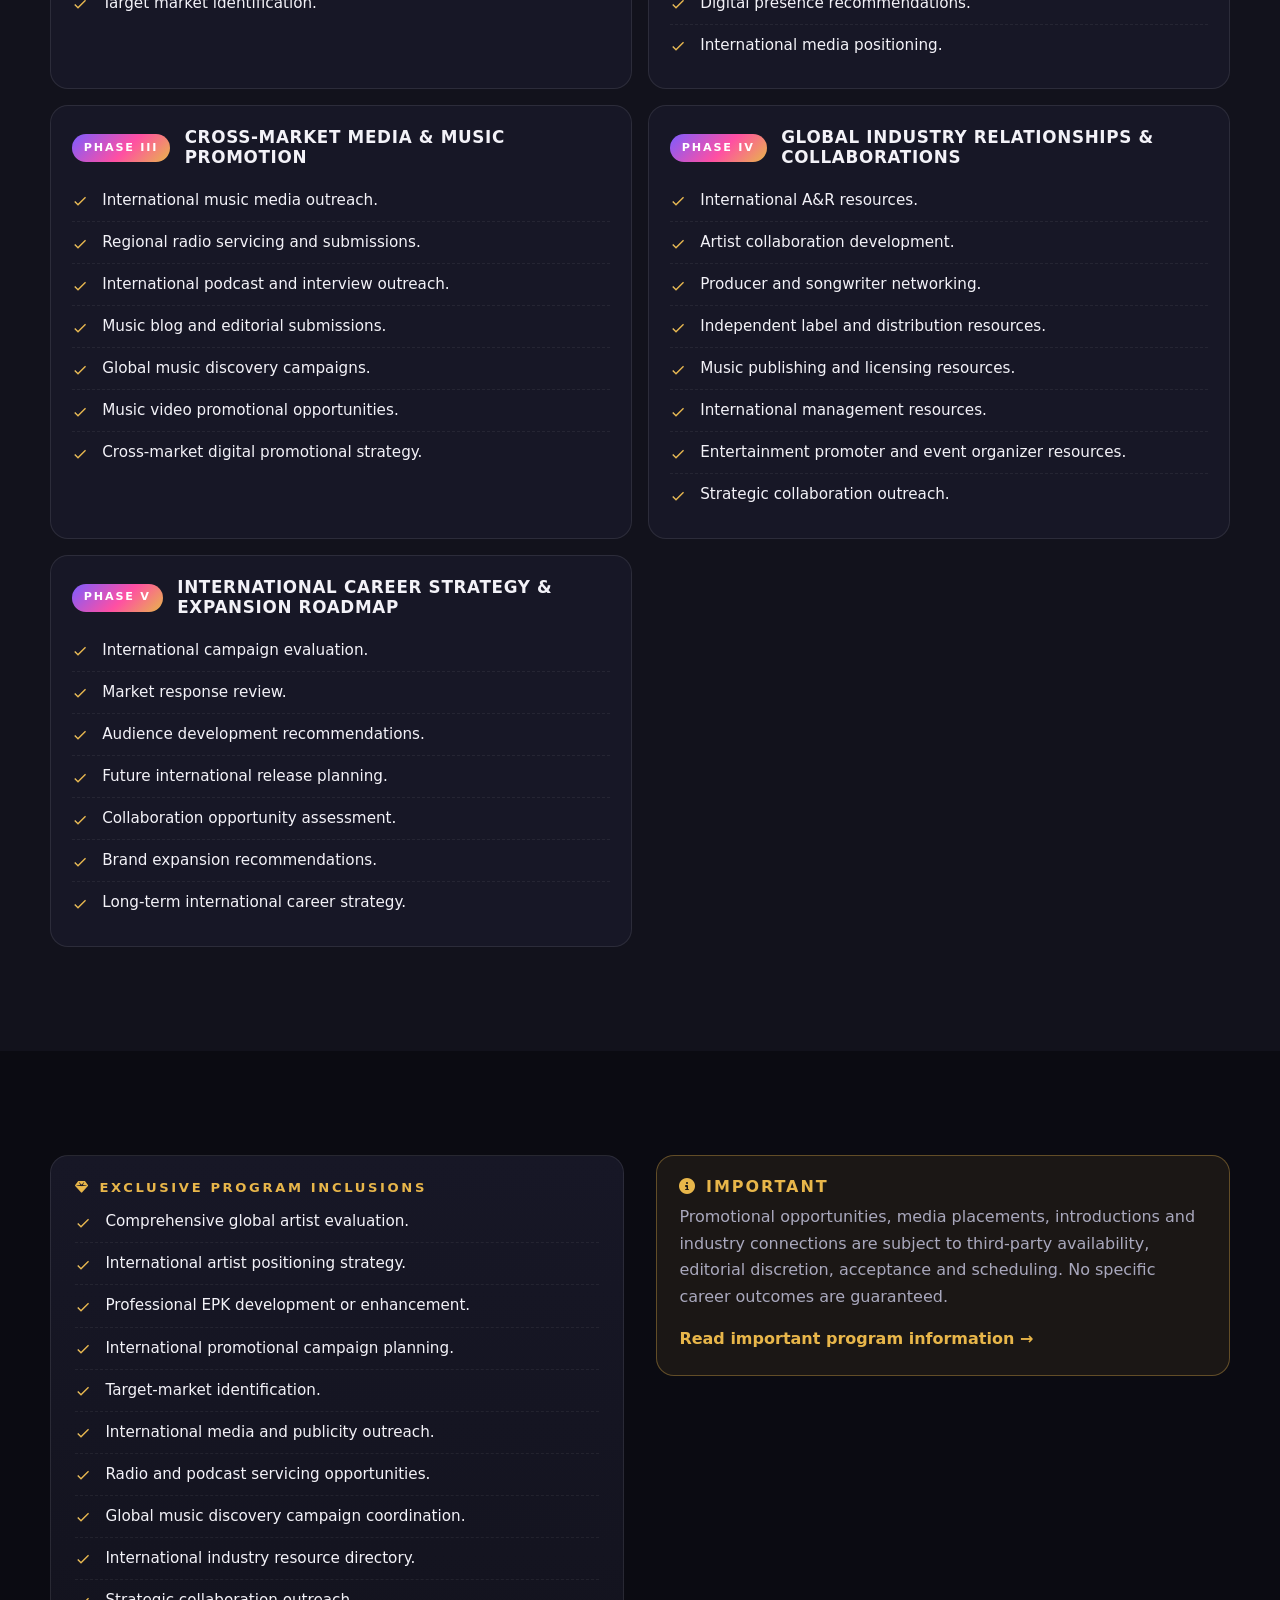
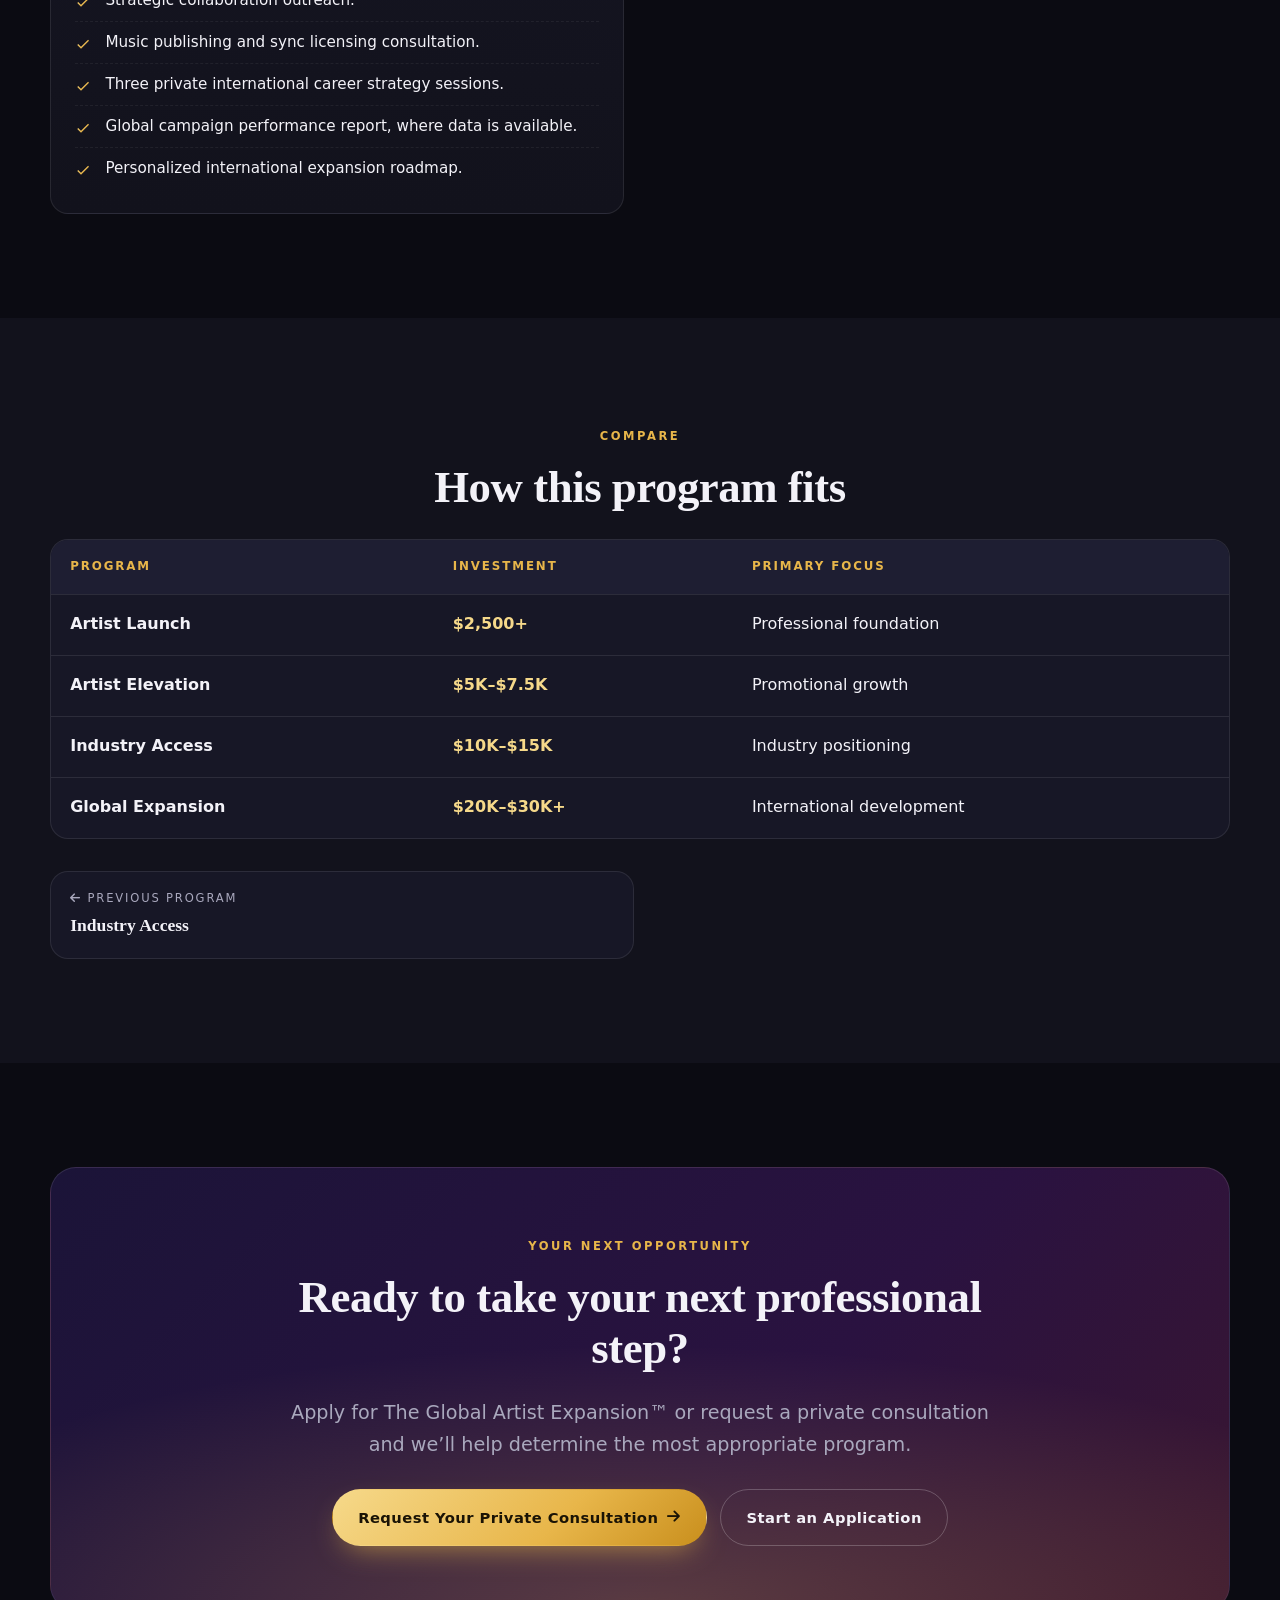
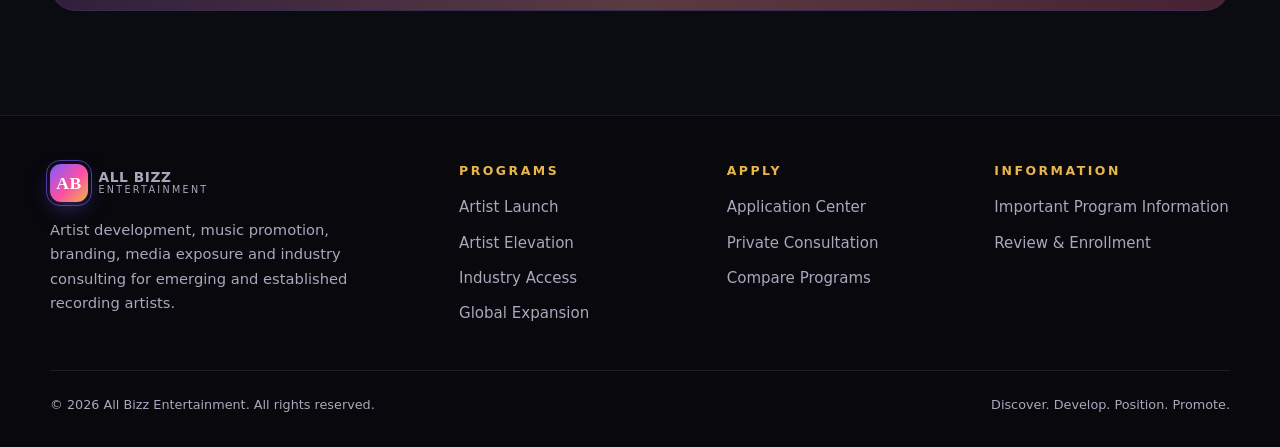
<file: programs/global-expansion.html>
<!DOCTYPE html>
<html lang="en">
<head>
<meta charset="UTF-8">
<meta name="viewport" content="width=device-width, initial-scale=1, viewport-fit=cover">
<title>The Global Artist Expansion™ | All Bizz Entertainment</title>
<meta name="description" content="One Sound. Multiple Markets. Worldwide Possibilities. Your music has no borders. Your audience shouldn’t either.">
<meta name="theme-color" content="#0b0b12">
<link rel="icon" href="data:image/svg+xml,%3Csvg xmlns='http://www.w3.org/2000/svg' viewBox='0 0 64 64'%3E%3Crect width='64' height='64' rx='16' fill='%237c5cff'/%3E%3Ctext x='32' y='43' font-size='30' font-family='Georgia' font-weight='700' fill='white' text-anchor='middle'%3EAB%3C/text%3E%3C/svg%3E">
<link rel="stylesheet" href="https://cdnjs.cloudflare.com/ajax/libs/font-awesome/6.5.2/css/all.min.css" crossorigin="anonymous" referrerpolicy="no-referrer">
<link rel="stylesheet" href="../assets/css/style.css">
</head>
<body class="has-sticky">
<a class="skip-link" href="#main">Skip to content</a>
<div class="scroll-progress" aria-hidden="true"></div>
<header class="site-header">
  <div class="container header-inner">
    <a class="brand" href="../index.html" aria-label="All Bizz Entertainment home">
      <span class="brand-mark">AB</span>
      <span class="brand-text">All Bizz<small>Entertainment</small></span>
    </a>
    <button class="nav-toggle" type="button" aria-expanded="false" aria-controls="main-nav" aria-label="Open menu"><span></span></button>
    <nav class="main-nav" id="main-nav" aria-label="Main">
      <a class="nav-link" href="../index.html">Home</a><a class="nav-link active" href="../programs.html" aria-current="page">Programs</a><a class="nav-link" href="../applications/index.html">Apply</a><a class="nav-link" href="../terms-and-disclaimer.html">Program Info</a>
      <a class="btn btn-primary btn-sm" href="../consultation.html"><i class="fa-solid fa-calendar-check"></i> Request Consultation</a>
    </nav>
  </div>
</header>
<main id="main">

<section class="page-hero"><div class="container">
  <nav class="breadcrumbs" aria-label="Breadcrumb"><a href="../index.html">Home</a><span class="sep">/</span><a href="../programs.html">Programs</a><span class="sep">/</span><span>Global Expansion</span></nav>
  <span class="eyebrow"><i class="fa-solid fa-earth-americas"></i>Program 04</span>
  <h1>The Global Artist Expansion™</h1>
  <p class="tagline" style="color:var(--gold-2);font-weight:600;font-size:clamp(1rem,3vw,1.35rem)">One Sound. Multiple Markets. Worldwide Possibilities.</p>
  <span class="price-tag" style="font-size:1rem">Investment: $20,000–$30,000+</span>
  <div class="btn-row"><a class="btn btn-primary" href="../applications/apply-global-expansion.html">APPLY FOR GLOBAL ARTIST EXPANSION</a><a class="btn btn-ghost" href="../consultation.html">Request a Consultation</a></div>
</div></section>

<section class="section" style="padding-top:1rem"><div class="container">
  <div class="two-col">
    <div class="reveal"><h2 style="font-size:clamp(1.4rem,4.5vw,2.1rem)">Your music has no borders. Your audience shouldn’t either.</h2><p>The Global Artist Expansion™ is our premium international artist development and promotional experience.</p><p>Designed for artists interested in expanding beyond their immediate markets, this program focuses on international artist positioning, cross-market promotional strategy, global media outreach, and international industry-resource development.</p><p>We help artists explore new audiences, identify potential markets, and develop strategies for introducing their music to the international entertainment marketplace.</p></div>
    <aside class="aside-sticky reveal"><div class="callout"><h3><i class="fa-solid fa-user-check"></i>Who should apply?</h3><p>Established and emerging recording artists who have a clear musical identity, an existing music catalog, and a genuine interest in expanding their professional reach into additional countries and international markets.</p><a class="btn btn-primary btn-block" href="../applications/apply-global-expansion.html">APPLY FOR GLOBAL ARTIST EXPANSION</a></div></aside>
  </div>
</div></section>

<section class="section alt"><div class="container">
  <div class="reveal" style="margin-bottom:1.6rem"><span class="eyebrow">Your Experience</span><h2>Phase by phase</h2></div>
  <div class="phases"><div class="phase reveal"><div class="phase-head"><span class="phase-badge">Phase I</span><h3>Global Artist Evaluation &amp; Market Readiness</h3></div><ul class="check-list"><li>Comprehensive artist career evaluation.</li><li>Music catalog and genre assessment.</li><li>Existing audience analysis.</li><li>International market research.</li><li>Global brand appeal assessment.</li><li>Target market identification.</li></ul></div><div class="phase reveal"><div class="phase-head"><span class="phase-badge">Phase II</span><h3>International Branding &amp; Market Positioning</h3></div><ul class="check-list"><li>International artist biography and EPK.</li><li>Global brand positioning consultation.</li><li>International promotional messaging.</li><li>Market-specific music release strategy.</li><li>Target audience development.</li><li>Digital presence recommendations.</li><li>International media positioning.</li></ul></div><div class="phase reveal"><div class="phase-head"><span class="phase-badge">Phase III</span><h3>Cross-Market Media &amp; Music Promotion</h3></div><ul class="check-list"><li>International music media outreach.</li><li>Regional radio servicing and submissions.</li><li>International podcast and interview outreach.</li><li>Music blog and editorial submissions.</li><li>Global music discovery campaigns.</li><li>Music video promotional opportunities.</li><li>Cross-market digital promotional strategy.</li></ul></div><div class="phase reveal"><div class="phase-head"><span class="phase-badge">Phase IV</span><h3>Global Industry Relationships &amp; Collaborations</h3></div><ul class="check-list"><li>International A&amp;R resources.</li><li>Artist collaboration development.</li><li>Producer and songwriter networking.</li><li>Independent label and distribution resources.</li><li>Music publishing and licensing resources.</li><li>International management resources.</li><li>Entertainment promoter and event organizer resources.</li><li>Strategic collaboration outreach.</li></ul></div><div class="phase reveal"><div class="phase-head"><span class="phase-badge">Phase V</span><h3>International Career Strategy &amp; Expansion Roadmap</h3></div><ul class="check-list"><li>International campaign evaluation.</li><li>Market response review.</li><li>Audience development recommendations.</li><li>Future international release planning.</li><li>Collaboration opportunity assessment.</li><li>Brand expansion recommendations.</li><li>Long-term international career strategy.</li></ul></div></div>
</div></section>

<section class="section"><div class="container"><div class="two-col even"><div class="card reveal"><h3 style="font-family:var(--font);font-size:.82rem;letter-spacing:.2em;text-transform:uppercase;color:var(--gold)"><i class="fa-solid fa-gem" style="margin-right:.55rem"></i>Exclusive Program Inclusions</h3><ul class="check-list"><li>Comprehensive global artist evaluation.</li><li>International artist positioning strategy.</li><li>Professional EPK development or enhancement.</li><li>International promotional campaign planning.</li><li>Target-market identification.</li><li>International media and publicity outreach.</li><li>Radio and podcast servicing opportunities.</li><li>Global music discovery campaign coordination.</li><li>International industry resource directory.</li><li>Strategic collaboration outreach.</li><li>Music publishing and sync licensing consultation.</li><li>Three private international career strategy sessions.</li><li>Global campaign performance report, where data is available.</li><li>Personalized international expansion roadmap.</li></ul></div><div class="callout reveal"><h3><i class="fa-solid fa-circle-info"></i>Important</h3><p>Promotional opportunities, media placements, introductions and industry connections are subject to third-party availability, editorial discretion, acceptance and scheduling. No specific career outcomes are guaranteed.</p><a href="../terms-and-disclaimer.html" style="color:var(--gold);font-weight:700">Read important program information →</a></div></div></div></section>

<section class="section alt"><div class="container">
  <div class="center reveal"><span class="eyebrow">Compare</span><h2>How this program fits</h2></div>
  <div class="reveal" style="margin-top:1.6rem"><div class="table-wrap stack"><table class="compare"><thead><tr><th>Program</th><th>Investment</th><th>Primary focus</th></tr></thead><tbody><tr><td data-label="Program"><a href="../programs/artist-launch.html">Artist Launch</a></td><td class="price" data-label="Investment">$2,500+</td><td data-label="Primary focus">Professional foundation</td></tr><tr><td data-label="Program"><a href="../programs/artist-elevation.html">Artist Elevation</a></td><td class="price" data-label="Investment">$5K–$7.5K</td><td data-label="Primary focus">Promotional growth</td></tr><tr><td data-label="Program"><a href="../programs/industry-access.html">Industry Access</a></td><td class="price" data-label="Investment">$10K–$15K</td><td data-label="Primary focus">Industry positioning</td></tr><tr><td data-label="Program"><a href="../programs/global-expansion.html">Global Expansion</a></td><td class="price" data-label="Investment">$20K–$30K+</td><td data-label="Primary focus">International development</td></tr></tbody></table></div></div>
  <nav class="pager" aria-label="Program navigation"><a href="industry-access.html"><small><i class="fa-solid fa-arrow-left"></i> Previous program</small><b>Industry Access</b></a><span></span></nav>
</div></section>

<section class="section"><div class="container"><div class="cta-band reveal">
  <span class="eyebrow">Your Next Opportunity</span>
  <h2>Ready to take your next professional step?</h2>
  <p class="lead" style="margin-inline:auto">Apply for The Global Artist Expansion™ or request a private consultation and we’ll help determine the most appropriate program.</p>
  <div class="btn-row">
    <a class="btn btn-primary" href="../consultation.html">Request Your Private Consultation <i class="fa-solid fa-arrow-right"></i></a>
    <a class="btn btn-ghost" href="../applications/index.html">Start an Application</a>
  </div>
  
</div></div></section>

</main>
<footer class="site-footer">
  <div class="container">
    <div class="footer-grid">
      <div>
        <a class="brand" href="../index.html"><span class="brand-mark">AB</span><span class="brand-text">All Bizz<small>Entertainment</small></span></a>
        <p style="margin-top:1rem;max-width:34ch;font-size:.92rem">Artist development, music promotion, branding, media exposure and industry consulting for emerging and established recording artists.</p>
      </div>
      <div><h4>Programs</h4><ul><li><a href="../programs/artist-launch.html">Artist Launch</a></li><li><a href="../programs/artist-elevation.html">Artist Elevation</a></li><li><a href="../programs/industry-access.html">Industry Access</a></li><li><a href="../programs/global-expansion.html">Global Expansion</a></li></ul></div>
      <div><h4>Apply</h4><ul>
        <li><a href="../applications/index.html">Application Center</a></li>
        <li><a href="../consultation.html">Private Consultation</a></li>
        <li><a href="../programs.html">Compare Programs</a></li>
      </ul></div>
      <div><h4>Information</h4><ul>
        <li><a href="../terms-and-disclaimer.html">Important Program Information</a></li>
        <li><a href="../index.html#process">Review &amp; Enrollment</a></li>
      </ul></div>
    </div>
    <div class="footer-bottom">
      <span>© <span id="year">2026</span> All Bizz Entertainment. All rights reserved.</span>
      <span>Discover. Develop. Position. Promote.</span>
    </div>
  </div>
</footer>
<div class="sticky-cta"><a class="btn btn-primary" href="../applications/apply-global-expansion.html">Apply Now</a><a class="btn btn-ghost" href="../consultation.html">Consultation</a></div>
<script src="../assets/js/main.js"></script>
</body>
</html>
</file>
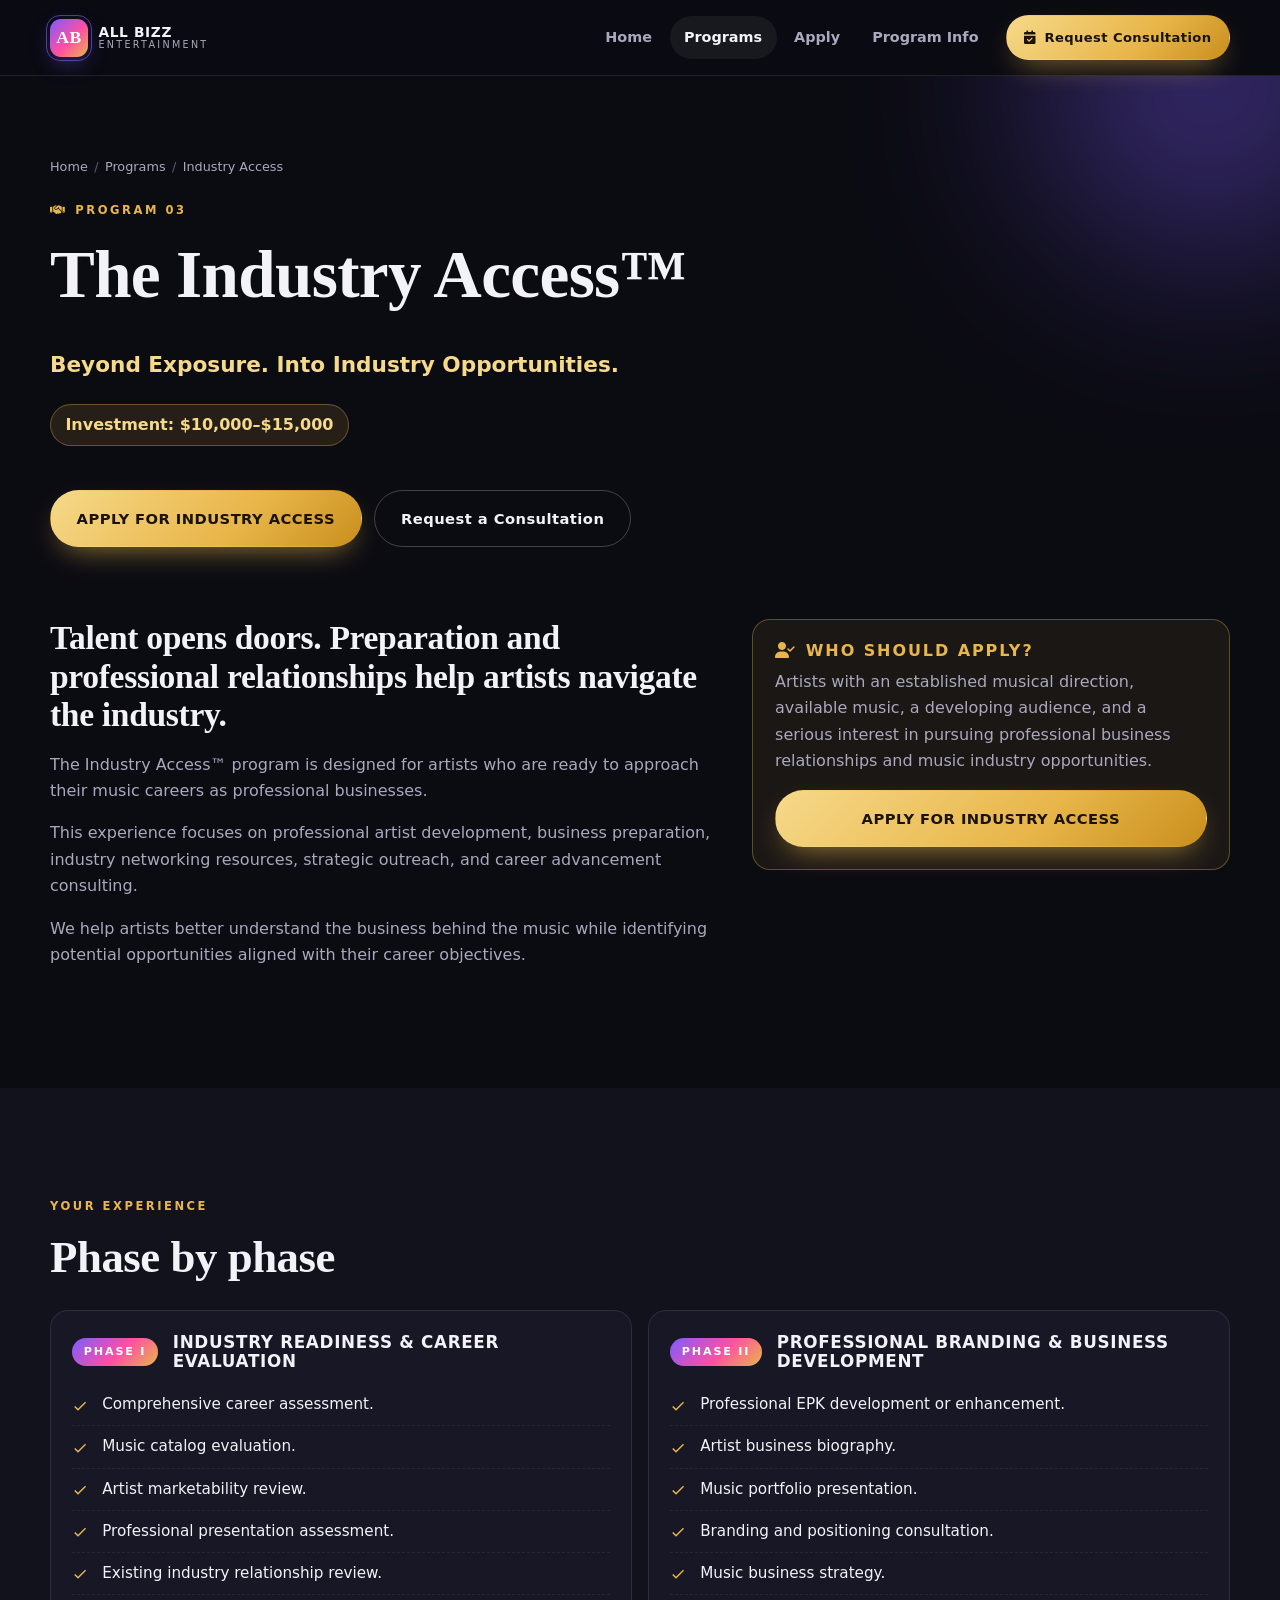
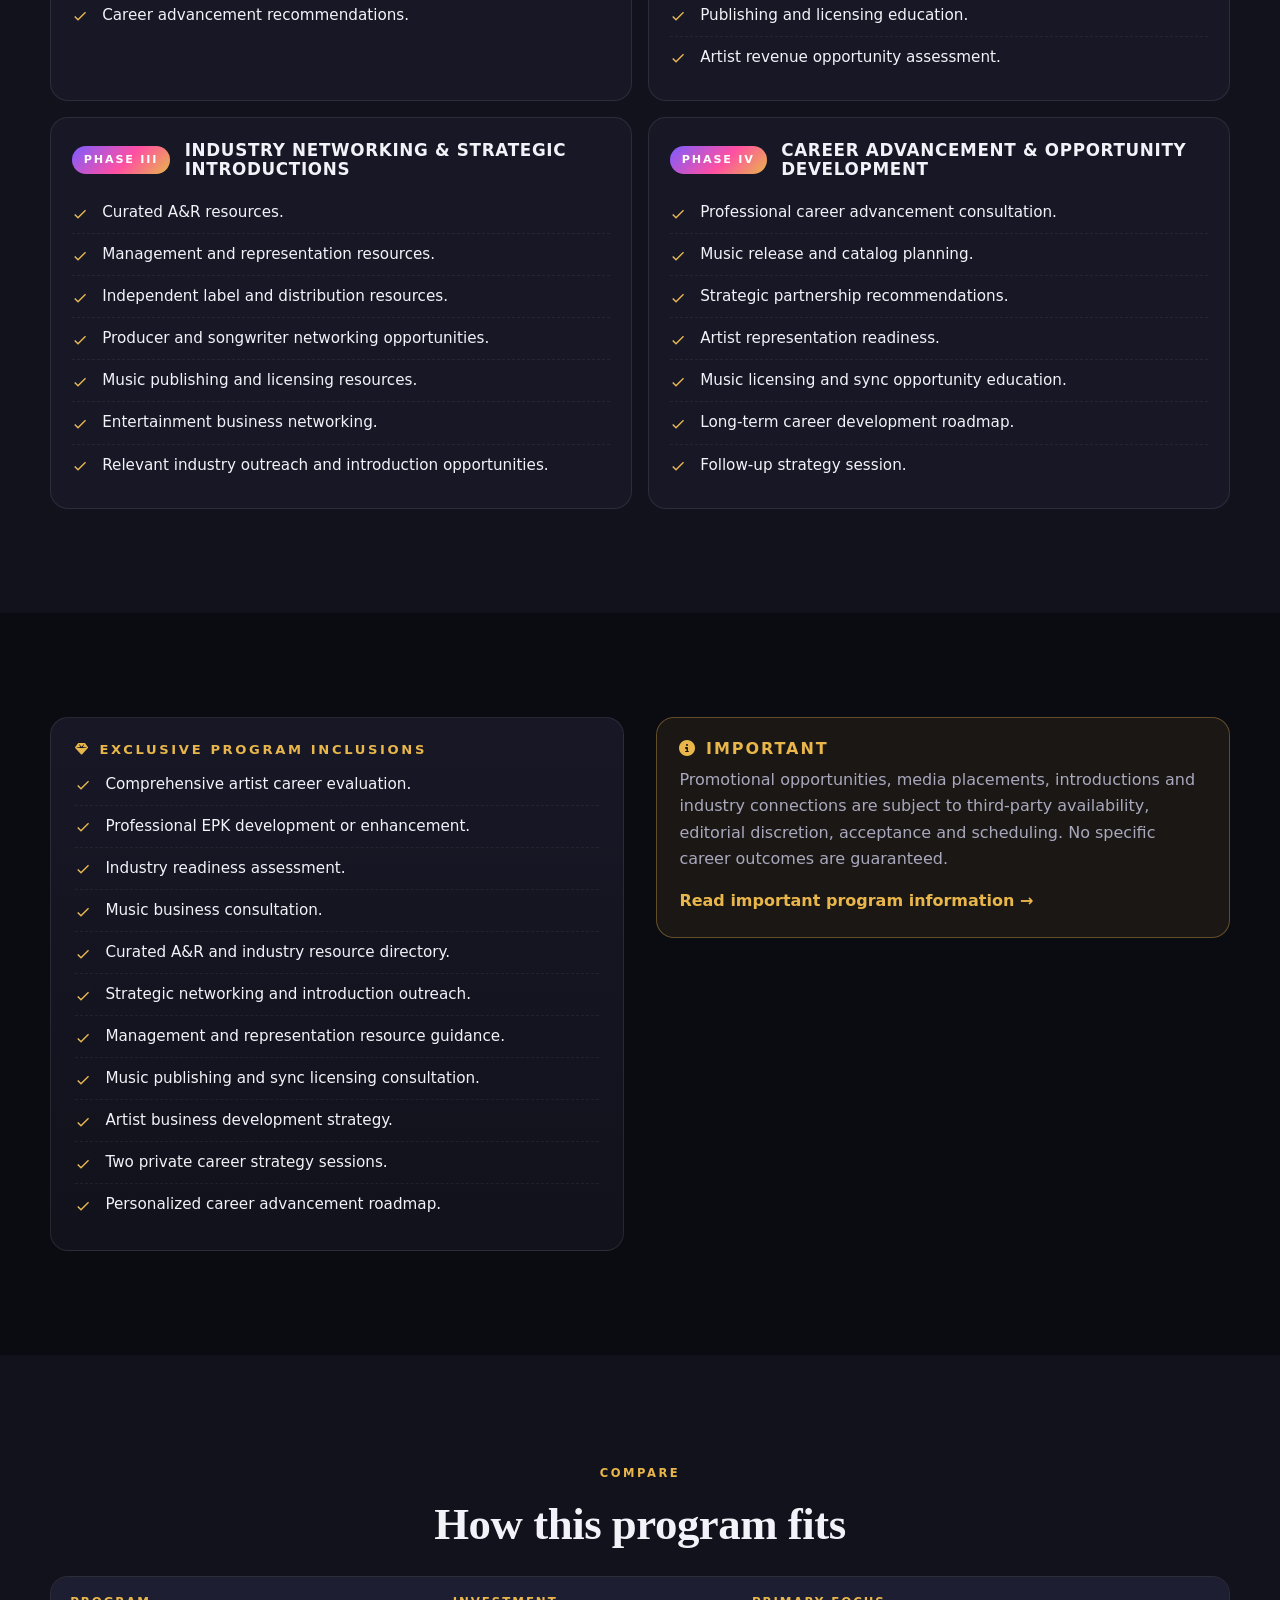
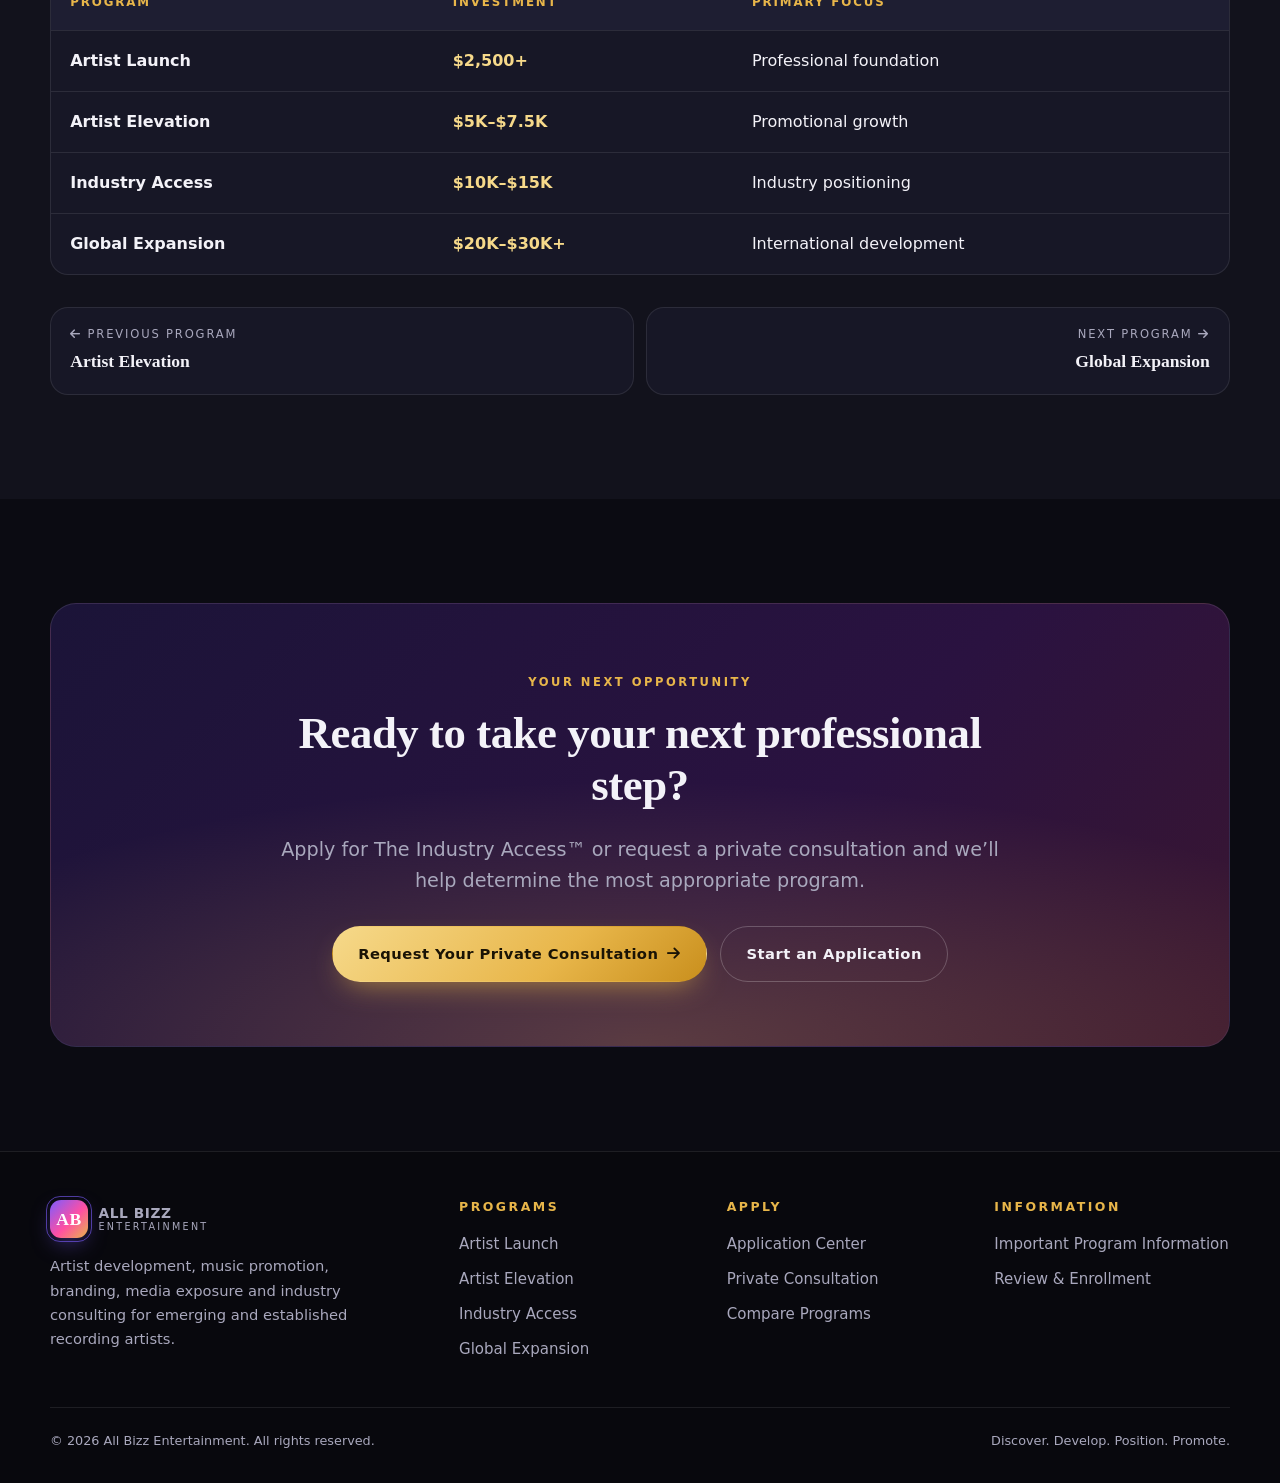
<file: programs/industry-access.html>
<!DOCTYPE html>
<html lang="en">
<head>
<meta charset="UTF-8">
<meta name="viewport" content="width=device-width, initial-scale=1, viewport-fit=cover">
<title>The Industry Access™ | All Bizz Entertainment</title>
<meta name="description" content="Beyond Exposure. Into Industry Opportunities. Talent opens doors. Preparation and professional relationships help artists navigate the industry.">
<meta name="theme-color" content="#0b0b12">
<link rel="icon" href="data:image/svg+xml,%3Csvg xmlns='http://www.w3.org/2000/svg' viewBox='0 0 64 64'%3E%3Crect width='64' height='64' rx='16' fill='%237c5cff'/%3E%3Ctext x='32' y='43' font-size='30' font-family='Georgia' font-weight='700' fill='white' text-anchor='middle'%3EAB%3C/text%3E%3C/svg%3E">
<link rel="stylesheet" href="https://cdnjs.cloudflare.com/ajax/libs/font-awesome/6.5.2/css/all.min.css" crossorigin="anonymous" referrerpolicy="no-referrer">
<link rel="stylesheet" href="../assets/css/style.css">
</head>
<body class="has-sticky">
<a class="skip-link" href="#main">Skip to content</a>
<div class="scroll-progress" aria-hidden="true"></div>
<header class="site-header">
  <div class="container header-inner">
    <a class="brand" href="../index.html" aria-label="All Bizz Entertainment home">
      <span class="brand-mark">AB</span>
      <span class="brand-text">All Bizz<small>Entertainment</small></span>
    </a>
    <button class="nav-toggle" type="button" aria-expanded="false" aria-controls="main-nav" aria-label="Open menu"><span></span></button>
    <nav class="main-nav" id="main-nav" aria-label="Main">
      <a class="nav-link" href="../index.html">Home</a><a class="nav-link active" href="../programs.html" aria-current="page">Programs</a><a class="nav-link" href="../applications/index.html">Apply</a><a class="nav-link" href="../terms-and-disclaimer.html">Program Info</a>
      <a class="btn btn-primary btn-sm" href="../consultation.html"><i class="fa-solid fa-calendar-check"></i> Request Consultation</a>
    </nav>
  </div>
</header>
<main id="main">

<section class="page-hero"><div class="container">
  <nav class="breadcrumbs" aria-label="Breadcrumb"><a href="../index.html">Home</a><span class="sep">/</span><a href="../programs.html">Programs</a><span class="sep">/</span><span>Industry Access</span></nav>
  <span class="eyebrow"><i class="fa-solid fa-handshake"></i>Program 03</span>
  <h1>The Industry Access™</h1>
  <p class="tagline" style="color:var(--gold-2);font-weight:600;font-size:clamp(1rem,3vw,1.35rem)">Beyond Exposure. Into Industry Opportunities.</p>
  <span class="price-tag" style="font-size:1rem">Investment: $10,000–$15,000</span>
  <div class="btn-row"><a class="btn btn-primary" href="../applications/apply-industry-access.html">APPLY FOR INDUSTRY ACCESS</a><a class="btn btn-ghost" href="../consultation.html">Request a Consultation</a></div>
</div></section>

<section class="section" style="padding-top:1rem"><div class="container">
  <div class="two-col">
    <div class="reveal"><h2 style="font-size:clamp(1.4rem,4.5vw,2.1rem)">Talent opens doors. Preparation and professional relationships help artists navigate the industry.</h2><p>The Industry Access™ program is designed for artists who are ready to approach their music careers as professional businesses.</p><p>This experience focuses on professional artist development, business preparation, industry networking resources, strategic outreach, and career advancement consulting.</p><p>We help artists better understand the business behind the music while identifying potential opportunities aligned with their career objectives.</p></div>
    <aside class="aside-sticky reveal"><div class="callout"><h3><i class="fa-solid fa-user-check"></i>Who should apply?</h3><p>Artists with an established musical direction, available music, a developing audience, and a serious interest in pursuing professional business relationships and music industry opportunities.</p><a class="btn btn-primary btn-block" href="../applications/apply-industry-access.html">APPLY FOR INDUSTRY ACCESS</a></div></aside>
  </div>
</div></section>

<section class="section alt"><div class="container">
  <div class="reveal" style="margin-bottom:1.6rem"><span class="eyebrow">Your Experience</span><h2>Phase by phase</h2></div>
  <div class="phases"><div class="phase reveal"><div class="phase-head"><span class="phase-badge">Phase I</span><h3>Industry Readiness &amp; Career Evaluation</h3></div><ul class="check-list"><li>Comprehensive career assessment.</li><li>Music catalog evaluation.</li><li>Artist marketability review.</li><li>Professional presentation assessment.</li><li>Existing industry relationship review.</li><li>Career advancement recommendations.</li></ul></div><div class="phase reveal"><div class="phase-head"><span class="phase-badge">Phase II</span><h3>Professional Branding &amp; Business Development</h3></div><ul class="check-list"><li>Professional EPK development or enhancement.</li><li>Artist business biography.</li><li>Music portfolio presentation.</li><li>Branding and positioning consultation.</li><li>Music business strategy.</li><li>Publishing and licensing education.</li><li>Artist revenue opportunity assessment.</li></ul></div><div class="phase reveal"><div class="phase-head"><span class="phase-badge">Phase III</span><h3>Industry Networking &amp; Strategic Introductions</h3></div><ul class="check-list"><li>Curated A&amp;R resources.</li><li>Management and representation resources.</li><li>Independent label and distribution resources.</li><li>Producer and songwriter networking opportunities.</li><li>Music publishing and licensing resources.</li><li>Entertainment business networking.</li><li>Relevant industry outreach and introduction opportunities.</li></ul></div><div class="phase reveal"><div class="phase-head"><span class="phase-badge">Phase IV</span><h3>Career Advancement &amp; Opportunity Development</h3></div><ul class="check-list"><li>Professional career advancement consultation.</li><li>Music release and catalog planning.</li><li>Strategic partnership recommendations.</li><li>Artist representation readiness.</li><li>Music licensing and sync opportunity education.</li><li>Long-term career development roadmap.</li><li>Follow-up strategy session.</li></ul></div></div>
</div></section>

<section class="section"><div class="container"><div class="two-col even"><div class="card reveal"><h3 style="font-family:var(--font);font-size:.82rem;letter-spacing:.2em;text-transform:uppercase;color:var(--gold)"><i class="fa-solid fa-gem" style="margin-right:.55rem"></i>Exclusive Program Inclusions</h3><ul class="check-list"><li>Comprehensive artist career evaluation.</li><li>Professional EPK development or enhancement.</li><li>Industry readiness assessment.</li><li>Music business consultation.</li><li>Curated A&amp;R and industry resource directory.</li><li>Strategic networking and introduction outreach.</li><li>Management and representation resource guidance.</li><li>Music publishing and sync licensing consultation.</li><li>Artist business development strategy.</li><li>Two private career strategy sessions.</li><li>Personalized career advancement roadmap.</li></ul></div><div class="callout reveal"><h3><i class="fa-solid fa-circle-info"></i>Important</h3><p>Promotional opportunities, media placements, introductions and industry connections are subject to third-party availability, editorial discretion, acceptance and scheduling. No specific career outcomes are guaranteed.</p><a href="../terms-and-disclaimer.html" style="color:var(--gold);font-weight:700">Read important program information →</a></div></div></div></section>

<section class="section alt"><div class="container">
  <div class="center reveal"><span class="eyebrow">Compare</span><h2>How this program fits</h2></div>
  <div class="reveal" style="margin-top:1.6rem"><div class="table-wrap stack"><table class="compare"><thead><tr><th>Program</th><th>Investment</th><th>Primary focus</th></tr></thead><tbody><tr><td data-label="Program"><a href="../programs/artist-launch.html">Artist Launch</a></td><td class="price" data-label="Investment">$2,500+</td><td data-label="Primary focus">Professional foundation</td></tr><tr><td data-label="Program"><a href="../programs/artist-elevation.html">Artist Elevation</a></td><td class="price" data-label="Investment">$5K–$7.5K</td><td data-label="Primary focus">Promotional growth</td></tr><tr><td data-label="Program"><a href="../programs/industry-access.html">Industry Access</a></td><td class="price" data-label="Investment">$10K–$15K</td><td data-label="Primary focus">Industry positioning</td></tr><tr><td data-label="Program"><a href="../programs/global-expansion.html">Global Expansion</a></td><td class="price" data-label="Investment">$20K–$30K+</td><td data-label="Primary focus">International development</td></tr></tbody></table></div></div>
  <nav class="pager" aria-label="Program navigation"><a href="artist-elevation.html"><small><i class="fa-solid fa-arrow-left"></i> Previous program</small><b>Artist Elevation</b></a><a class="next" href="global-expansion.html"><small>Next program <i class="fa-solid fa-arrow-right"></i></small><b>Global Expansion</b></a></nav>
</div></section>

<section class="section"><div class="container"><div class="cta-band reveal">
  <span class="eyebrow">Your Next Opportunity</span>
  <h2>Ready to take your next professional step?</h2>
  <p class="lead" style="margin-inline:auto">Apply for The Industry Access™ or request a private consultation and we’ll help determine the most appropriate program.</p>
  <div class="btn-row">
    <a class="btn btn-primary" href="../consultation.html">Request Your Private Consultation <i class="fa-solid fa-arrow-right"></i></a>
    <a class="btn btn-ghost" href="../applications/index.html">Start an Application</a>
  </div>
  
</div></div></section>

</main>
<footer class="site-footer">
  <div class="container">
    <div class="footer-grid">
      <div>
        <a class="brand" href="../index.html"><span class="brand-mark">AB</span><span class="brand-text">All Bizz<small>Entertainment</small></span></a>
        <p style="margin-top:1rem;max-width:34ch;font-size:.92rem">Artist development, music promotion, branding, media exposure and industry consulting for emerging and established recording artists.</p>
      </div>
      <div><h4>Programs</h4><ul><li><a href="../programs/artist-launch.html">Artist Launch</a></li><li><a href="../programs/artist-elevation.html">Artist Elevation</a></li><li><a href="../programs/industry-access.html">Industry Access</a></li><li><a href="../programs/global-expansion.html">Global Expansion</a></li></ul></div>
      <div><h4>Apply</h4><ul>
        <li><a href="../applications/index.html">Application Center</a></li>
        <li><a href="../consultation.html">Private Consultation</a></li>
        <li><a href="../programs.html">Compare Programs</a></li>
      </ul></div>
      <div><h4>Information</h4><ul>
        <li><a href="../terms-and-disclaimer.html">Important Program Information</a></li>
        <li><a href="../index.html#process">Review &amp; Enrollment</a></li>
      </ul></div>
    </div>
    <div class="footer-bottom">
      <span>© <span id="year">2026</span> All Bizz Entertainment. All rights reserved.</span>
      <span>Discover. Develop. Position. Promote.</span>
    </div>
  </div>
</footer>
<div class="sticky-cta"><a class="btn btn-primary" href="../applications/apply-industry-access.html">Apply Now</a><a class="btn btn-ghost" href="../consultation.html">Consultation</a></div>
<script src="../assets/js/main.js"></script>
</body>
</html>
</file>
<file: assets/css/style.css>
/* =========================================================
   All Bizz Entertainment — Main Stylesheet (mobile-first)
   Plain CSS, no frameworks.
   ========================================================= */

:root {
  --bg: #0b0b12;
  --bg-2: #12121c;
  --surface: #171726;
  --surface-2: #1e1e32;
  --line: rgba(255, 255, 255, 0.09);
  --text: #f3f2f8;
  --muted: #a9a8bd;
  --gold: #e8b64a;
  --gold-2: #f6d98a;
  --violet: #7c5cff;
  --pink: #ff4fa3;
  --success: #3ddc97;
  --danger: #ff6b6b;
  --grad: linear-gradient(135deg, #7c5cff 0%, #ff4fa3 55%, #e8b64a 100%);
  --grad-gold: linear-gradient(135deg, #f6d98a 0%, #e8b64a 60%, #c98f1d 100%);
  --radius: 18px;
  --radius-sm: 12px;
  --shadow: 0 20px 50px -20px rgba(0, 0, 0, 0.7);
  --container: 1180px;
  --header-h: 68px;
  --font: "Inter", "Segoe UI", system-ui, -apple-system, Roboto, "Helvetica Neue", Arial, sans-serif;
  --font-display: "Playfair Display", Georgia, "Times New Roman", serif;
}

*, *::before, *::after { box-sizing: border-box; }
html { scroll-behavior: smooth; -webkit-text-size-adjust: 100%; }
body {
  margin: 0;
  font-family: var(--font);
  background: var(--bg);
  color: var(--text);
  line-height: 1.65;
  font-size: 16px;
  overflow-x: hidden;
  -webkit-font-smoothing: antialiased;
}
img, svg { max-width: 100%; display: block; }
a { color: inherit; text-decoration: none; }
ul { margin: 0; padding: 0; list-style: none; }
h1, h2, h3, h4 { margin: 0 0 .5em; line-height: 1.15; font-family: var(--font-display); letter-spacing: -0.01em; }
h1 { font-size: clamp(2.1rem, 8vw, 4.2rem); }
h2 { font-size: clamp(1.7rem, 5.5vw, 2.8rem); }
h3 { font-size: clamp(1.2rem, 3.5vw, 1.55rem); }
p { margin: 0 0 1em; color: var(--muted); }
button, input, select, textarea { font: inherit; color: inherit; }
:focus-visible { outline: 2px solid var(--gold); outline-offset: 3px; border-radius: 6px; }

.container { width: min(100% - 2rem, var(--container)); margin-inline: auto; }
.section { padding: clamp(3.2rem, 9vw, 6.5rem) 0; position: relative; }
.section.alt { background: var(--bg-2); }
.center { text-align: center; }
.eyebrow {
  display: inline-block; font-size: .72rem; letter-spacing: .22em; text-transform: uppercase;
  color: var(--gold); font-weight: 700; margin-bottom: 1rem;
}
.lead { font-size: clamp(1.02rem, 2.6vw, 1.2rem); max-width: 720px; }
.center .lead { margin-inline: auto; }
.grad-text { background: var(--grad); -webkit-background-clip: text; background-clip: text; color: transparent; }
.gold-text { background: var(--grad-gold); -webkit-background-clip: text; background-clip: text; color: transparent; }

/* ---------- Header ---------- */
.site-header {
  position: sticky; top: 0; z-index: 100; height: var(--header-h);
  background: rgba(11, 11, 18, .78); backdrop-filter: blur(14px); -webkit-backdrop-filter: blur(14px);
  border-bottom: 1px solid var(--line);
}
.header-inner { height: 100%; display: flex; align-items: center; justify-content: space-between; gap: 1rem; }
.brand { display: flex; align-items: center; gap: .65rem; font-weight: 800; letter-spacing: .04em; }
.brand-mark {
  width: 38px; height: 38px; border-radius: 11px; background: var(--grad);
  display: grid; place-items: center; font-family: var(--font-display); font-size: 1.1rem; color: #fff;
  box-shadow: 0 8px 24px -8px rgba(124, 92, 255, .8);
}
.brand-text { font-size: .86rem; line-height: 1.1; text-transform: uppercase; }
.brand-text small { display: block; font-weight: 500; font-size: .6rem; letter-spacing: .24em; color: var(--muted); }

.nav-toggle {
  width: 44px; height: 44px; border-radius: 12px; border: 1px solid var(--line); background: var(--surface);
  display: grid; place-items: center; cursor: pointer;
}
.nav-toggle span, .nav-toggle span::before, .nav-toggle span::after {
  display: block; width: 20px; height: 2px; background: var(--text); border-radius: 2px; transition: .3s; position: relative;
}
.nav-toggle span::before, .nav-toggle span::after { content: ""; position: absolute; left: 0; }
.nav-toggle span::before { top: -6px; }
.nav-toggle span::after { top: 6px; }
.nav-open .nav-toggle span { background: transparent; }
.nav-open .nav-toggle span::before { top: 0; transform: rotate(45deg); }
.nav-open .nav-toggle span::after { top: 0; transform: rotate(-45deg); }

.main-nav {
  position: fixed; inset: var(--header-h) 0 0 0; background: rgba(11, 11, 18, .98);
  padding: 1.5rem 1.25rem 2rem; display: flex; flex-direction: column; gap: .35rem;
  transform: translateX(100%); transition: transform .35s ease; overflow-y: auto;
}
.nav-open .main-nav { transform: translateX(0); }
.nav-open body, body.nav-open { overflow: hidden; }
.main-nav a.nav-link {
  padding: 1rem .5rem; border-bottom: 1px solid var(--line); font-weight: 600; font-size: 1.05rem; color: var(--text);
}
.main-nav a.nav-link.active { color: var(--gold); }
.main-nav .btn { margin-top: 1.25rem; }

/* ---------- Buttons ---------- */
.btn {
  display: inline-flex; align-items: center; justify-content: center; gap: .55rem;
  padding: .95rem 1.6rem; border-radius: 999px; border: 1px solid transparent; cursor: pointer;
  font-weight: 700; font-size: .92rem; letter-spacing: .03em; transition: transform .2s, box-shadow .2s, background .2s;
  text-align: center; min-height: 48px;
}
.btn:active { transform: scale(.97); }
.btn-primary { background: var(--grad-gold); color: #1a1305; box-shadow: 0 12px 30px -12px rgba(232, 182, 74, .7); }
.btn-primary:hover { transform: translateY(-2px); box-shadow: 0 16px 36px -12px rgba(232, 182, 74, .9); }
.btn-ghost { background: transparent; border-color: rgba(255, 255, 255, .22); color: var(--text); }
.btn-ghost:hover { background: rgba(255, 255, 255, .07); }
.btn-violet { background: var(--grad); color: #fff; }
.btn-sm { padding: .65rem 1.1rem; min-height: 40px; font-size: .82rem; }
.btn-block { width: 100%; }
.btn-row { display: flex; flex-direction: column; gap: .8rem; margin-top: 1.8rem; }

/* ---------- Hero ---------- */
.hero { padding: clamp(3rem, 10vw, 7rem) 0 clamp(3rem, 8vw, 5.5rem); position: relative; overflow: hidden; isolation: isolate; }
.hero::before, .hero::after { content: ""; position: absolute; border-radius: 50%; filter: blur(90px); z-index: -1; opacity: .55; }
.hero::before { width: 420px; height: 420px; background: #7c5cff; top: -140px; left: -120px; }
.hero::after { width: 380px; height: 380px; background: #ff4fa3; bottom: -160px; right: -100px; opacity: .35; }
.hero h1 { margin-bottom: .4em; }
.hero .tagline { font-size: clamp(1rem, 3vw, 1.35rem); color: var(--gold-2); font-weight: 600; margin-bottom: 1rem; }
.pillars { display: flex; flex-wrap: wrap; gap: .6rem; margin: 1.4rem 0; }
.pill {
  padding: .45rem .95rem; border-radius: 999px; border: 1px solid var(--line); background: rgba(255, 255, 255, .04);
  font-size: .78rem; letter-spacing: .14em; text-transform: uppercase; font-weight: 700; color: var(--text);
}
.page-hero { padding: clamp(2.6rem, 8vw, 5rem) 0 clamp(2rem, 6vw, 3.5rem); position: relative; overflow: hidden; isolation: isolate; }
.page-hero::before { content: ""; position: absolute; width: 340px; height: 340px; border-radius: 50%; background: #7c5cff; filter: blur(100px); opacity: .4; top: -160px; right: -100px; z-index: -1; }
.breadcrumbs { font-size: .8rem; color: var(--muted); margin-bottom: 1.2rem; display: flex; flex-wrap: wrap; gap: .4rem; }
.breadcrumbs a:hover { color: var(--gold); }
.breadcrumbs span.sep { opacity: .5; }

/* equalizer decoration */
.eq { display: flex; align-items: flex-end; gap: 5px; height: 54px; margin-top: 2rem; }
.eq i { width: 6px; border-radius: 4px; background: var(--grad); animation: eq 1.2s ease-in-out infinite; height: 20%; }
.eq i:nth-child(2n) { animation-delay: .2s; } .eq i:nth-child(3n) { animation-delay: .45s; } .eq i:nth-child(5n) { animation-delay: .7s; }
@keyframes eq { 0%,100% { height: 18%; } 50% { height: 100%; } }

/* ---------- Cards / grids ---------- */
.grid { display: grid; gap: 1.2rem; }
.card {
  background: linear-gradient(180deg, var(--surface), var(--bg-2)); border: 1px solid var(--line);
  border-radius: var(--radius); padding: 1.5rem; position: relative; overflow: hidden; transition: transform .3s, border-color .3s;
}
.card:hover { transform: translateY(-4px); border-color: rgba(232, 182, 74, .45); }
.program-card .num { font-family: var(--font-display); font-size: 3.2rem; line-height: 1; opacity: .18; position: absolute; top: .8rem; right: 1.2rem; }
.program-card .sub { color: var(--gold-2); font-weight: 600; font-size: .95rem; margin-bottom: .8rem; }
.price-tag { display: inline-block; padding: .4rem .9rem; border-radius: 999px; background: rgba(232, 182, 74, .12); border: 1px solid rgba(232, 182, 74, .35); color: var(--gold-2); font-weight: 800; font-size: .88rem; margin-bottom: 1rem; }
.program-card.featured { border-color: rgba(232, 182, 74, .6); background: linear-gradient(180deg, #221c33, var(--bg-2)); }
.ribbon { position: absolute; top: 1rem; left: -2.4rem; transform: rotate(-35deg); background: var(--grad-gold); color: #1a1305; font-size: .65rem; font-weight: 800; letter-spacing: .14em; text-transform: uppercase; padding: .3rem 2.6rem; }

.check-list li { position: relative; padding: .5rem 0 .5rem 1.9rem; color: var(--text); font-size: .95rem; border-bottom: 1px dashed rgba(255,255,255,.06); }
.check-list li:last-child { border-bottom: 0; }
.check-list li::before {
  content: ""; position: absolute; left: 0; top: .85rem; width: 16px; height: 16px; border-radius: 50%;
  background: var(--grad-gold);
  -webkit-mask: url("data:image/svg+xml;utf8,<svg xmlns='http://www.w3.org/2000/svg' viewBox='0 0 24 24'><path d='M9 16.2 4.8 12l-1.4 1.4L9 19 21 7l-1.4-1.4z'/></svg>") center/contain no-repeat;
          mask: url("data:image/svg+xml;utf8,<svg xmlns='http://www.w3.org/2000/svg' viewBox='0 0 24 24'><path d='M9 16.2 4.8 12l-1.4 1.4L9 19 21 7l-1.4-1.4z'/></svg>") center/contain no-repeat;
}

/* Feature strip */
.feature { display: flex; gap: 1rem; align-items: flex-start; }
.feature .ico { flex: 0 0 48px; height: 48px; border-radius: 14px; background: rgba(124, 92, 255, .15); border: 1px solid rgba(124, 92, 255, .4); display: grid; place-items: center; font-size: 1.4rem; }
.feature h3 { margin-bottom: .2em; font-size: 1.1rem; font-family: var(--font); font-weight: 700; }
.feature p { margin: 0; font-size: .92rem; }

/* ---------- Phases (timeline) ---------- */
.phases { position: relative; display: grid; gap: 1rem; }
.phase { background: var(--surface); border: 1px solid var(--line); border-radius: var(--radius); padding: 1.4rem 1.3rem; position: relative; }
.phase-head { display: flex; align-items: center; gap: .9rem; margin-bottom: .8rem; }
.phase-badge { flex: 0 0 auto; padding: .3rem .75rem; border-radius: 999px; background: var(--grad); color: #fff; font-size: .7rem; font-weight: 800; letter-spacing: .16em; text-transform: uppercase; }
.phase h3 { margin: 0; font-size: 1.05rem; font-family: var(--font); font-weight: 700; text-transform: uppercase; letter-spacing: .04em; }

.callout { border: 1px solid rgba(232, 182, 74, .35); background: rgba(232, 182, 74, .07); border-radius: var(--radius); padding: 1.4rem; }
.callout h3 { font-family: var(--font); font-size: 1rem; text-transform: uppercase; letter-spacing: .12em; color: var(--gold); }
.callout p:last-child { margin-bottom: 0; }

.two-col { display: grid; gap: 1.2rem; }
.sticky-cta {
  position: fixed; left: 0; right: 0; bottom: 0; z-index: 90; padding: .7rem 1rem calc(.7rem + env(safe-area-inset-bottom));
  background: rgba(11, 11, 18, .92); backdrop-filter: blur(12px); border-top: 1px solid var(--line);
  display: flex; gap: .6rem;
}
.sticky-cta .btn { flex: 1; }
body.has-sticky { padding-bottom: 76px; }

/* ---------- Table ---------- */
.table-wrap { overflow-x: auto; border-radius: var(--radius); border: 1px solid var(--line); background: var(--surface); }
table.compare { width: 100%; border-collapse: collapse; min-width: 560px; }
.compare th, .compare td { padding: 1.05rem 1.2rem; text-align: left; border-bottom: 1px solid var(--line); }
.compare thead th { background: var(--surface-2); font-size: .74rem; text-transform: uppercase; letter-spacing: .16em; color: var(--gold); }
.compare tbody tr:last-child td { border-bottom: 0; }
.compare tbody tr:hover { background: rgba(255, 255, 255, .03); }
.compare td:first-child { font-weight: 700; }
.compare td.price { color: var(--gold-2); font-weight: 800; white-space: nowrap; }
/* card-style table on small phones */
@media (max-width: 599px) {
  .table-wrap.stack { border: 0; background: transparent; overflow: visible; }
  .stack table.compare { min-width: 0; }
  .stack .compare thead { display: none; }
  .stack .compare tr { display: block; background: var(--surface); border: 1px solid var(--line); border-radius: var(--radius); margin-bottom: .9rem; padding: .6rem .3rem; }
  .stack .compare td { display: flex; justify-content: space-between; gap: 1rem; border: 0; padding: .55rem 1rem; text-align: right; }
  .stack .compare td::before { content: attr(data-label); color: var(--muted); font-weight: 600; text-align: left; font-size: .8rem; text-transform: uppercase; letter-spacing: .1em; }
}

/* ---------- Steps ---------- */
.steps { display: grid; gap: 1rem; counter-reset: step; }
.step { display: flex; gap: 1rem; background: var(--surface); border: 1px solid var(--line); border-radius: var(--radius); padding: 1.2rem; }
.step .n { flex: 0 0 44px; height: 44px; border-radius: 50%; background: var(--grad-gold); color: #1a1305; font-weight: 800; display: grid; place-items: center; }
.step h3 { font-family: var(--font); font-size: 1rem; text-transform: uppercase; letter-spacing: .06em; margin-bottom: .25em; }
.step p { margin: 0; font-size: .93rem; }

/* ---------- CTA band ---------- */
.cta-band { border-radius: 26px; padding: clamp(2rem, 7vw, 4rem) 1.4rem; text-align: center; position: relative; overflow: hidden; isolation: isolate; background: linear-gradient(135deg, #1b1438, #2a1240 60%, #3a1630); border: 1px solid rgba(255, 255, 255, .1); }
.cta-band::before { content: ""; position: absolute; inset: auto -20% -60% -20%; height: 120%; background: radial-gradient(closest-side, rgba(232, 182, 74, .25), transparent); z-index: -1; }
.cta-band h2 { max-width: 780px; margin-inline: auto; }
.cta-band .btn-row { align-items: center; }

/* ---------- Forms ---------- */
.form-shell { max-width: 820px; margin-inline: auto; }
.progress-wrap { position: sticky; top: var(--header-h); z-index: 50; background: rgba(11, 11, 18, .92); backdrop-filter: blur(10px); padding: .8rem 0; border-bottom: 1px solid var(--line); }
.progress-meta { display: flex; justify-content: space-between; font-size: .78rem; color: var(--muted); margin-bottom: .45rem; font-weight: 600; }
.progress-bar { height: 6px; background: rgba(255, 255, 255, .1); border-radius: 6px; overflow: hidden; }
.progress-bar i { display: block; height: 100%; width: 0; background: var(--grad); border-radius: 6px; transition: width .3s; }

.form-section { background: var(--surface); border: 1px solid var(--line); border-radius: var(--radius); padding: 1.4rem 1.2rem; margin-top: 1.2rem; }
.form-section > h3 { font-family: var(--font); font-size: .95rem; text-transform: uppercase; letter-spacing: .14em; color: var(--gold); margin-bottom: 1.2rem; padding-bottom: .8rem; border-bottom: 1px solid var(--line); }
.fields { display: grid; gap: 1.1rem; }
.fields .field.full { grid-column: 1 / -1; }
.skip-link { position: absolute; left: -999px; top: .5rem; background: var(--gold); color: #1a1305; padding: .6rem 1rem; border-radius: 8px; z-index: 200; font-weight: 700; }
.skip-link:focus { left: .5rem; }
.hero-card { background: linear-gradient(180deg, rgba(255,255,255,.06), rgba(255,255,255,.02)); border: 1px solid var(--line); border-radius: 22px; padding: 1.4rem; backdrop-filter: blur(8px); }
.hero-card h3 { font-family: var(--font); font-size: .78rem; letter-spacing: .2em; text-transform: uppercase; color: var(--gold); margin-bottom: 1rem; }
.mini-list li a { display: flex; justify-content: space-between; align-items: center; gap: 1rem; padding: .9rem .2rem; border-bottom: 1px solid var(--line); transition: padding .2s; }
.mini-list li:last-child a { border-bottom: 0; }
.mini-list li a:hover { padding-left: .6rem; }
.mini-list b { display: block; font-size: .98rem; }
.mini-list small { color: var(--muted); }
.mini-list .pr { color: var(--gold-2); font-weight: 800; font-size: .88rem; white-space: nowrap; }
.pager { display: grid; gap: .8rem; margin-top: 2rem; }
.pager a { display: block; padding: 1.1rem 1.2rem; border: 1px solid var(--line); border-radius: var(--radius); background: var(--surface); transition: border-color .2s; }
.pager a:hover { border-color: var(--gold); }
.pager small { display: block; color: var(--muted); font-size: .72rem; letter-spacing: .16em; text-transform: uppercase; margin-bottom: .2rem; }
.pager b { font-family: var(--font-display); font-size: 1.1rem; }
.pager .next { text-align: right; }
@media (min-width: 600px) { .pager { grid-template-columns: 1fr 1fr; } }
.field label, .field .legend { display: block; font-weight: 600; font-size: .92rem; margin-bottom: .45rem; color: var(--text); }
.field label .qn, .field .legend .qn { display: inline-block; min-width: 1.9em; color: var(--gold); font-weight: 800; }
.req { color: var(--pink); }
.field input[type="text"], .field input[type="email"], .field input[type="tel"], .field input[type="url"], .field input[type="number"], .field select, .field textarea {
  width: 100%; padding: .9rem 1rem; border-radius: var(--radius-sm); background: var(--bg); border: 1px solid rgba(255, 255, 255, .14);
  min-height: 50px; transition: border-color .2s, box-shadow .2s; font-size: 1rem; /* 16px prevents iOS zoom */
}
.field textarea { min-height: 120px; resize: vertical; }
.field select { appearance: none; background-image: url("data:image/svg+xml;utf8,<svg xmlns='http://www.w3.org/2000/svg' width='14' height='14' viewBox='0 0 24 24' fill='none' stroke='%23a9a8bd' stroke-width='2.5'><path d='m6 9 6 6 6-6'/></svg>"); background-repeat: no-repeat; background-position: right 1rem center; padding-right: 2.6rem; }
.field input:focus, .field select:focus, .field textarea:focus { outline: none; border-color: var(--gold); box-shadow: 0 0 0 3px rgba(232, 182, 74, .2); }
.field.invalid input, .field.invalid select, .field.invalid textarea { border-color: var(--danger); }
.field .err { display: none; color: var(--danger); font-size: .8rem; margin-top: .35rem; }
.field.invalid .err { display: block; }
.field .hint { font-size: .8rem; color: var(--muted); margin-top: .35rem; }
fieldset.field { border: 0; padding: 0; margin: 0; min-width: 0; }
.options { display: grid; gap: .6rem; }
.opt { position: relative; }
.opt input { position: absolute; opacity: 0; inset: 0; width: 100%; height: 100%; cursor: pointer; margin: 0; }
.opt span {
  display: flex; align-items: center; gap: .7rem; padding: .8rem 1rem; border-radius: var(--radius-sm); border: 1px solid rgba(255, 255, 255, .14);
  background: var(--bg); font-size: .93rem; min-height: 48px; transition: .2s;
}
.opt span::before { content: ""; flex: 0 0 18px; height: 18px; border-radius: 50%; border: 2px solid var(--muted); transition: .2s; }
.opt input[type="checkbox"] + span::before { border-radius: 5px; }
.opt input:checked + span { border-color: var(--gold); background: rgba(232, 182, 74, .1); }
.opt input:checked + span::before { border-color: var(--gold); background: var(--gold); box-shadow: inset 0 0 0 3px var(--bg); }
.opt input:focus-visible + span { outline: 2px solid var(--gold); outline-offset: 2px; }
.field.invalid .opt span { border-color: rgba(255, 107, 107, .5); }

.form-submit { margin-top: 1.5rem; text-align: center; }
.form-note { font-size: .82rem; color: var(--muted); margin-top: 1rem; }
.form-success { display: none; text-align: center; padding: 2.4rem 1.4rem; border-radius: var(--radius); border: 1px solid rgba(61, 220, 151, .45); background: rgba(61, 220, 151, .07); margin-top: 1.5rem; }
.form-success.show { display: block; animation: pop .5s ease; }
.form-success .tick { width: 64px; height: 64px; border-radius: 50%; background: var(--success); color: #06281a; display: grid; place-items: center; font-size: 2rem; margin: 0 auto 1rem; font-weight: 800; }
@keyframes pop { from { opacity: 0; transform: translateY(14px) scale(.97); } to { opacity: 1; transform: none; } }
.honey { position: absolute; left: -9999px; opacity: 0; height: 0; width: 0; }

/* ---------- Legal ---------- */
.legal-list { display: grid; gap: 1rem; counter-reset: legal; }
.legal-item { counter-increment: legal; display: flex; gap: 1rem; background: var(--surface); border: 1px solid var(--line); border-radius: var(--radius); padding: 1.2rem; }
.legal-item::before { content: counter(legal, decimal-leading-zero); font-family: var(--font-display); font-size: 1.6rem; color: var(--gold); opacity: .8; line-height: 1; flex: 0 0 auto; }
.legal-item p { margin: 0; color: var(--text); font-size: .96rem; }

/* ---------- Footer ---------- */
.site-footer { border-top: 1px solid var(--line); background: #08080d; padding: 3rem 0 2rem; margin-top: 0; }
.footer-grid { display: grid; gap: 2rem; }
.footer-grid h4 { font-family: var(--font); font-size: .78rem; letter-spacing: .2em; text-transform: uppercase; color: var(--gold); margin-bottom: 1rem; }
.footer-grid li { margin-bottom: .55rem; }
.footer-grid a { color: var(--muted); font-size: .94rem; }
.footer-grid a:hover { color: var(--text); }
.footer-bottom { margin-top: 2.2rem; padding-top: 1.4rem; border-top: 1px solid var(--line); font-size: .8rem; color: var(--muted); display: flex; flex-direction: column; gap: .5rem; }

/* ---------- Reveal ---------- */
.reveal { opacity: 0; transform: translateY(24px); transition: opacity .7s ease, transform .7s ease; }
.reveal.in { opacity: 1; transform: none; }
@media (prefers-reduced-motion: reduce) {
  *, *::before, *::after { animation: none !important; transition: none !important; scroll-behavior: auto !important; }
  .reveal { opacity: 1; transform: none; }
}

/* ---------- Breakpoints ---------- */
@media (min-width: 600px) {
  .btn-row { flex-direction: row; flex-wrap: wrap; }
  .cta-band .btn-row { justify-content: center; }
  .grid.cols-2, .grid.cols-3, .grid.cols-4 { grid-template-columns: repeat(2, 1fr); }
  .fields.cols-2 { grid-template-columns: repeat(2, 1fr); }
  .options.cols-2 { grid-template-columns: repeat(2, 1fr); }
  .form-section { padding: 1.8rem; }
  .footer-grid { grid-template-columns: 1.4fr 1fr 1fr; }
  .footer-bottom { flex-direction: row; justify-content: space-between; }
}
@media (min-width: 900px) {
  :root { --header-h: 76px; }
  .nav-toggle { display: none; }
  .main-nav { position: static; transform: none; flex-direction: row; align-items: center; padding: 0; background: none; gap: .2rem; overflow: visible; }
  .main-nav a.nav-link { border: 0; padding: .6rem .9rem; font-size: .9rem; border-radius: 999px; color: var(--muted); }
  .main-nav a.nav-link:hover, .main-nav a.nav-link.active { color: var(--text); background: rgba(255, 255, 255, .06); }
  .main-nav .btn { margin: 0 0 0 .6rem; }
  .grid.cols-3 { grid-template-columns: repeat(3, 1fr); }
  .grid.cols-4 { grid-template-columns: repeat(4, 1fr); }
  .two-col { grid-template-columns: 1.4fr 1fr; gap: 2rem; align-items: start; }
  .two-col.even { grid-template-columns: 1fr 1fr; }
  .phases { grid-template-columns: repeat(2, 1fr); }
  .steps { grid-template-columns: repeat(2, 1fr); }
  .sticky-cta { display: none; }
  body.has-sticky { padding-bottom: 0; }
  .aside-sticky { position: sticky; top: calc(var(--header-h) + 1.5rem); }
  .footer-grid { grid-template-columns: 1.6fr 1fr 1fr 1fr; }
  .options.cols-3 { grid-template-columns: repeat(3, 1fr); }
  .btn-row .btn { min-width: 220px; }
}
@media (min-width: 1100px) {
  .steps.three { grid-template-columns: repeat(3, 1fr); }
}

/* =========================================================
   v2 — Modern layer: carousel hero, icons, animation
   ========================================================= */
@property --ang { syntax: "<angle>"; initial-value: 0deg; inherits: false; }

.scroll-progress { position: fixed; top: 0; left: 0; height: 3px; width: 0; background: var(--grad); z-index: 300; }
.site-header { transition: background .3s, box-shadow .3s; }
.site-header.scrolled { background: rgba(11, 11, 18, .94); box-shadow: 0 12px 30px -16px rgba(0, 0, 0, .9); }
.brand-mark { position: relative; }
.brand-mark::after { content: ""; position: absolute; inset: -4px; border-radius: 14px; border: 1px solid rgba(124, 92, 255, .6); animation: ping 3s ease-out infinite; }
@keyframes ping { 0% { transform: scale(.9); opacity: .9; } 100% { transform: scale(1.35); opacity: 0; } }

.grad-text { background-size: 200% auto; animation: gradmove 7s linear infinite; }
@keyframes gradmove { to { background-position: 200% center; } }

/* icon helpers */
.icon-badge { width: 58px; height: 58px; border-radius: 18px; display: grid; place-items: center; font-size: 1.45rem; color: #fff; background: var(--grad); box-shadow: 0 14px 30px -12px rgba(124, 92, 255, .9); margin-bottom: 1.1rem; transition: transform .4s; }
.icon-badge.gold { background: var(--grad-gold); color: #1a1305; box-shadow: 0 14px 30px -12px rgba(232, 182, 74, .8); }
.card:hover .icon-badge { transform: rotate(-8deg) scale(1.08); }
.btn i { transition: transform .25s; }
.btn:hover i.fa-arrow-right { transform: translateX(5px); }
.btn-primary { position: relative; overflow: hidden; }
.btn-primary::after { content: ""; position: absolute; top: 0; left: -70%; width: 40%; height: 100%; background: linear-gradient(100deg, transparent, rgba(255, 255, 255, .6), transparent); transform: skewX(-20deg); animation: shine 4.5s ease-in-out infinite; pointer-events: none; }
@keyframes shine { 0%, 55% { left: -70%; } 100% { left: 140%; } }
.form-section > h3 i, .callout h3 i, .footer-grid h4 i, .eyebrow i { margin-right: .55rem; }
.feature .ico { color: var(--gold-2); font-size: 1.25rem; }
.feature .ico i { transition: transform .4s; }
.card:hover .feature .ico i, .feature:hover .ico i { transform: scale(1.2) rotate(-6deg); }

/* ---------- Hero carousel ---------- */
.hero-carousel { position: relative; overflow: hidden; isolation: isolate; padding-bottom: 5.4rem; }
.hc-bg { position: absolute; inset: 0; z-index: -1; background: radial-gradient(120% 80% at 85% 0%, #2a1650 0%, transparent 60%), radial-gradient(90% 70% at 0% 100%, #3a1033 0%, transparent 55%), var(--bg); }
.hc-bg .blob { position: absolute; border-radius: 50%; filter: blur(80px); animation: floaty 14s ease-in-out infinite; }
.hc-bg .b1 { width: 340px; height: 340px; background: #7c5cff; top: -110px; left: -90px; opacity: .5; }
.hc-bg .b2 { width: 300px; height: 300px; background: #ff4fa3; bottom: -120px; right: -70px; opacity: .33; animation-delay: -5s; }
.hc-bg .b3 { width: 220px; height: 220px; background: #e8b64a; top: 38%; left: 52%; opacity: .16; animation-delay: -9s; }
@keyframes floaty { 0%, 100% { transform: translate(0, 0) scale(1); } 50% { transform: translate(28px, -38px) scale(1.12); } }
.hc-lines { position: absolute; inset: 0; background-image: linear-gradient(rgba(255, 255, 255, .045) 1px, transparent 1px), linear-gradient(90deg, rgba(255, 255, 255, .045) 1px, transparent 1px); background-size: 54px 54px; -webkit-mask-image: radial-gradient(70% 70% at 50% 40%, #000, transparent); mask-image: radial-gradient(70% 70% at 50% 40%, #000, transparent); }
.hc-viewport { overflow: hidden; touch-action: pan-y; cursor: grab; }
.hc-viewport:active { cursor: grabbing; }
.hc-track { display: flex; transition: transform .85s cubic-bezier(.77, 0, .18, 1); will-change: transform; }
.hc-track.dragging { transition: none; }
.hc-slide { flex: 0 0 100%; min-width: 0; padding: clamp(2.2rem, 7vw, 5rem) 0 1rem; user-select: none; -webkit-user-select: none; }
.hc-grid { display: grid; gap: 2.2rem; align-items: center; }
.hc-text > * { opacity: 0; transform: translateY(28px); }
.hc-slide.is-active .hc-text > * { animation: rise .85s cubic-bezier(.2, .8, .2, 1) forwards; }
.hc-slide.is-active .hc-text > *:nth-child(1) { animation-delay: .25s; }
.hc-slide.is-active .hc-text > *:nth-child(2) { animation-delay: .35s; }
.hc-slide.is-active .hc-text > *:nth-child(3) { animation-delay: .45s; }
.hc-slide.is-active .hc-text > *:nth-child(4) { animation-delay: .55s; }
.hc-slide.is-active .hc-text > *:nth-child(5) { animation-delay: .65s; }
.hc-slide.is-active .hc-text > *:nth-child(6) { animation-delay: .75s; }
@keyframes rise { to { opacity: 1; transform: none; } }
.hc-title { font-size: clamp(2.15rem, 9vw, 4.4rem); margin-bottom: .35em; }
.hc-title.sm { font-size: clamp(1.9rem, 7.4vw, 3.4rem); }
.hc-sub { color: var(--gold-2); font-weight: 600; font-size: clamp(1rem, 3.4vw, 1.3rem); margin-bottom: 1rem; }
.hc-text .lead { margin-bottom: 1rem; }

.hc-visual { position: relative; width: min(66vw, 300px); aspect-ratio: 1; margin: .5rem auto 0; opacity: 0; transform: scale(.85) rotate(-6deg); transition: opacity .9s .2s, transform .9s .2s cubic-bezier(.2, .8, .2, 1); }
.hc-slide.is-active .hc-visual { opacity: 1; transform: none; }
.vinyl { position: absolute; inset: 0; border-radius: 50%; background: repeating-radial-gradient(circle at center, #0c0c13 0 2px, #171722 3px 4px); box-shadow: 0 34px 60px -22px rgba(0, 0, 0, .95), 0 0 0 1px rgba(255, 255, 255, .09), 0 0 80px -10px rgba(124, 92, 255, .45); animation: spin 16s linear infinite; }
.vinyl::before { content: ""; position: absolute; inset: 0; border-radius: 50%; background: conic-gradient(from 0deg, transparent 0 18%, rgba(255, 255, 255, .13) 25%, transparent 32% 68%, rgba(255, 255, 255, .1) 75%, transparent 82%); }
@keyframes spin { to { transform: rotate(360deg); } }
.vinyl-label { position: absolute; inset: 31%; border-radius: 50%; background: var(--grad); display: grid; place-items: center; color: #fff; font-size: clamp(1.7rem, 7vw, 2.6rem); box-shadow: inset 0 0 0 6px rgba(0, 0, 0, .22), 0 0 40px rgba(255, 79, 163, .5); animation: pulse 3s ease-in-out infinite; }
.vinyl-label::after { content: ""; position: absolute; width: 10px; height: 10px; border-radius: 50%; background: var(--bg); top: calc(50% - 5px); left: calc(50% - 5px); opacity: .0; }
@keyframes pulse { 0%, 100% { transform: scale(1); } 50% { transform: scale(1.06); } }
.chip { position: absolute; display: inline-flex; align-items: center; gap: .5rem; padding: .5rem .85rem; border-radius: 999px; background: rgba(20, 20, 34, .78); -webkit-backdrop-filter: blur(10px); backdrop-filter: blur(10px); border: 1px solid rgba(255, 255, 255, .14); font-size: .74rem; font-weight: 700; letter-spacing: .04em; white-space: nowrap; animation: bob 5s ease-in-out infinite; box-shadow: 0 14px 30px -14px rgba(0, 0, 0, .8); }
.chip i { color: var(--gold); }
.chip.c1 { top: 2%; left: 0; }
.chip.c2 { top: 36%; right: 0; animation-delay: -1.5s; }
.chip.c3 { bottom: 4%; left: 2%; animation-delay: -3s; }
.chip.c4 { bottom: 30%; right: 0; animation-delay: -4s; display: none; }
@keyframes bob { 0%, 100% { transform: translateY(0); } 50% { transform: translateY(-10px); } }

.hc-controls { position: absolute; left: 0; right: 0; bottom: 1.3rem; }
.hc-controls .container { display: flex; align-items: center; justify-content: space-between; gap: 1rem; }
.hc-dots { display: flex; align-items: center; gap: .5rem; }
.hc-dot { width: 10px; height: 10px; border-radius: 99px; border: 0; padding: 0; background: rgba(255, 255, 255, .25); cursor: pointer; transition: width .4s, background .3s; position: relative; overflow: hidden; }
.hc-dot::before { content: ""; position: absolute; inset: -10px; }
.hc-dot.active { width: 36px; }
.hc-dot.active::after { content: ""; position: absolute; inset: 0; background: var(--grad-gold); transform-origin: left; animation: dotfill var(--dur, 7s) linear forwards; }
.hero-carousel.paused .hc-dot.active::after { animation-play-state: paused; }
.hero-carousel.static .hc-dot.active::after { animation: none; }
@keyframes dotfill { from { transform: scaleX(0); } to { transform: scaleX(1); } }
.hc-arrows { display: flex; align-items: center; gap: .6rem; }
.hc-count { font-variant-numeric: tabular-nums; color: var(--muted); font-weight: 700; letter-spacing: .1em; font-size: .8rem; margin-right: .3rem; }
.hc-arrow { width: 46px; height: 46px; border-radius: 50%; border: 1px solid rgba(255, 255, 255, .16); background: rgba(255, 255, 255, .06); color: #fff; cursor: pointer; display: grid; place-items: center; -webkit-backdrop-filter: blur(8px); backdrop-filter: blur(8px); transition: background .2s, color .2s, transform .2s; }
.hc-arrow:hover { background: var(--gold); color: #1a1305; }
.hc-arrow:active { transform: scale(.92); }

/* marquee */
.marquee { border-block: 1px solid var(--line); background: rgba(255, 255, 255, .025); overflow: hidden; padding: 1rem 0; }
.marquee-track { display: flex; gap: 2.6rem; width: max-content; animation: marq 32s linear infinite; }
.marquee:hover .marquee-track { animation-play-state: paused; }
.marquee span { display: inline-flex; align-items: center; gap: .9rem; text-transform: uppercase; letter-spacing: .2em; font-weight: 700; font-size: .78rem; color: var(--muted); white-space: nowrap; }
.marquee span i { color: var(--gold); }
@keyframes marq { to { transform: translateX(-50%); } }

/* animated gradient border on program cards */
.program-card::before { content: ""; position: absolute; inset: 0; border-radius: inherit; padding: 1px; background: conic-gradient(from var(--ang), transparent 0 65%, var(--gold) 85%, var(--violet) 100%); -webkit-mask: linear-gradient(#000 0 0) content-box, linear-gradient(#000 0 0); -webkit-mask-composite: xor; mask: linear-gradient(#000 0 0) content-box exclude, linear-gradient(#000 0 0); opacity: 0; transition: opacity .4s; animation: rot 6s linear infinite; pointer-events: none; }
.program-card:hover::before { opacity: 1; }
@keyframes rot { to { --ang: 360deg; } }
.program-card, .hero-card { transition: transform .25s ease, border-color .3s; transform-style: preserve-3d; }
.program-card .num { transition: opacity .3s, transform .4s; }
.program-card:hover .num { opacity: .35; transform: scale(1.1); }

.grid > .reveal:nth-child(2) { transition-delay: .1s; }
.grid > .reveal:nth-child(3) { transition-delay: .2s; }
.grid > .reveal:nth-child(4) { transition-delay: .3s; }
.reveal.zoom { transform: scale(.94) translateY(16px); }
.reveal.zoom.in { transform: none; }
.step { transition: transform .3s, border-color .3s; }
.step:hover { transform: translateY(-3px); border-color: rgba(232, 182, 74, .45); }
.step .n { font-size: 1.05rem; transition: transform .35s; }
.step:hover .n { transform: rotate(-10deg) scale(1.1); }
.phase { transition: transform .3s, border-color .3s; }
.phase:hover { border-color: rgba(124, 92, 255, .6); transform: translateY(-3px); }
.legal-item::before { font-family: "Font Awesome 6 Free"; font-weight: 900; content: "\f058"; font-size: 1.3rem; color: var(--gold); }
.legal-item { counter-increment: none; align-items: flex-start; }
.pager b i { color: var(--gold); }

/* header blur lives on a pseudo-element so it doesn't trap the fixed mobile menu */
.site-header { background: none !important; -webkit-backdrop-filter: none !important; backdrop-filter: none !important; }
.site-header::before { content: ""; position: absolute; inset: 0; z-index: -1; background: rgba(11, 11, 18, .78); -webkit-backdrop-filter: blur(14px); backdrop-filter: blur(14px); transition: background .3s; }
.site-header.scrolled::before { background: rgba(11, 11, 18, .94); }
.progress-wrap { z-index: 40; }

.main-nav { background: #0b0b12; }
@media (min-width: 900px) { .main-nav { background: none; } }

/* prevent horizontal scroll from the off-canvas mobile menu */
html { overflow-x: hidden; }
@media (max-width: 899px) {
  .main-nav { visibility: hidden; transition: transform .35s ease, visibility 0s linear .35s; }
  .nav-open .main-nav { visibility: visible; transition: transform .35s ease, visibility 0s; }
}

/* bigger touch targets + safe areas */
.site-footer { padding-bottom: calc(2rem + env(safe-area-inset-bottom)); }
@media (max-width: 380px) {
  .btn { padding: .9rem 1.1rem; font-size: .86rem; }
  .brand-text { font-size: .78rem; }
  .hc-count { display: none; }
  .chip { font-size: .68rem; padding: .4rem .65rem; }
}
@media (min-width: 600px) {
  .hc-visual { width: 340px; }
  .chip.c1 { left: -6%; } .chip.c2 { right: -10%; } .chip.c3 { left: -2%; }
  .chip.c4 { display: inline-flex; right: -4%; }
}
@media (min-width: 900px) {
  .hc-grid { grid-template-columns: 1.15fr .85fr; gap: 3rem; }
  .hc-visual { width: min(100%, 440px); margin: 0 auto; }
  .hero-carousel { padding-bottom: 6rem; }
}
@media (hover: none) { .btn-primary::after { animation-duration: 6s; } }
@media (prefers-reduced-motion: reduce) {
  .hc-text > *, .hc-visual { opacity: 1 !important; transform: none !important; }
  .vinyl, .marquee-track { animation: none !important; }
}

@media print {
  .site-header, .site-footer, .sticky-cta, .eq { display: none !important; }
  body { background: #fff; color: #000; }
  p, .legal-item p { color: #222; }
}
</file>
